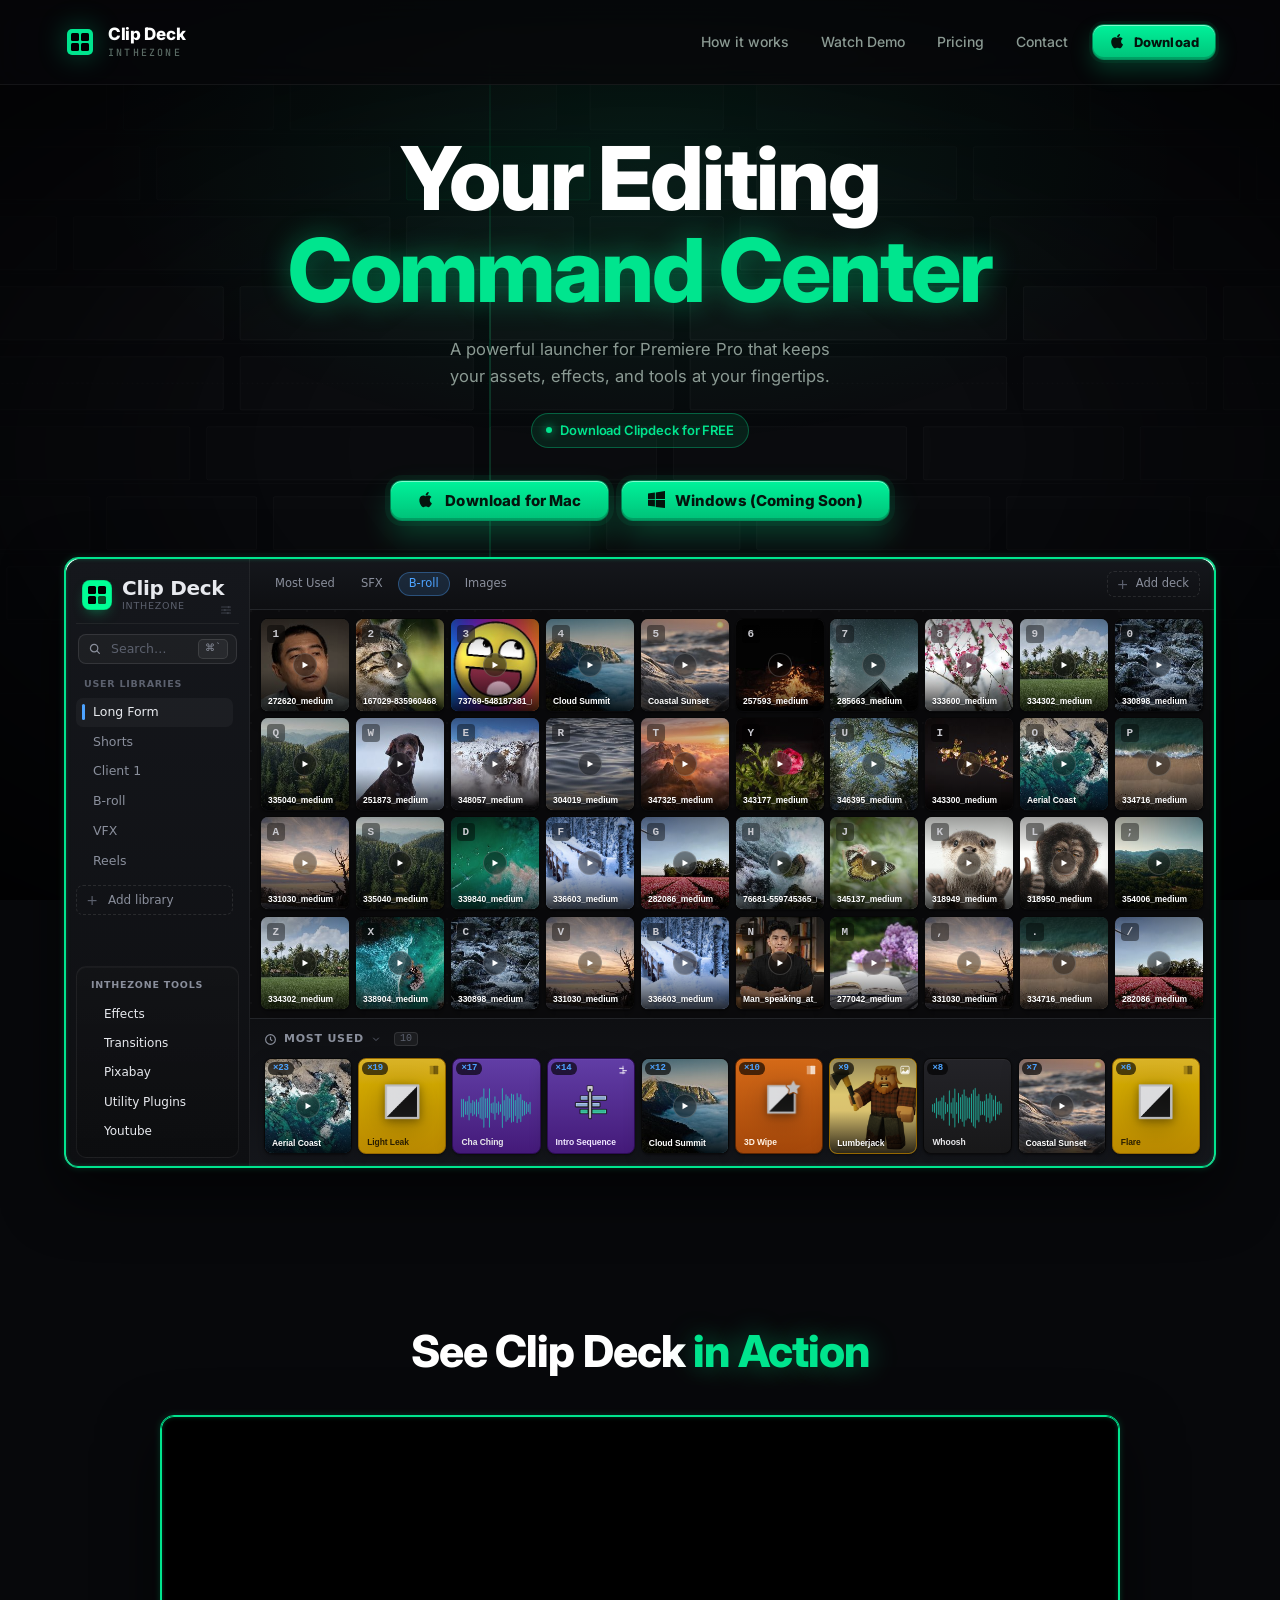
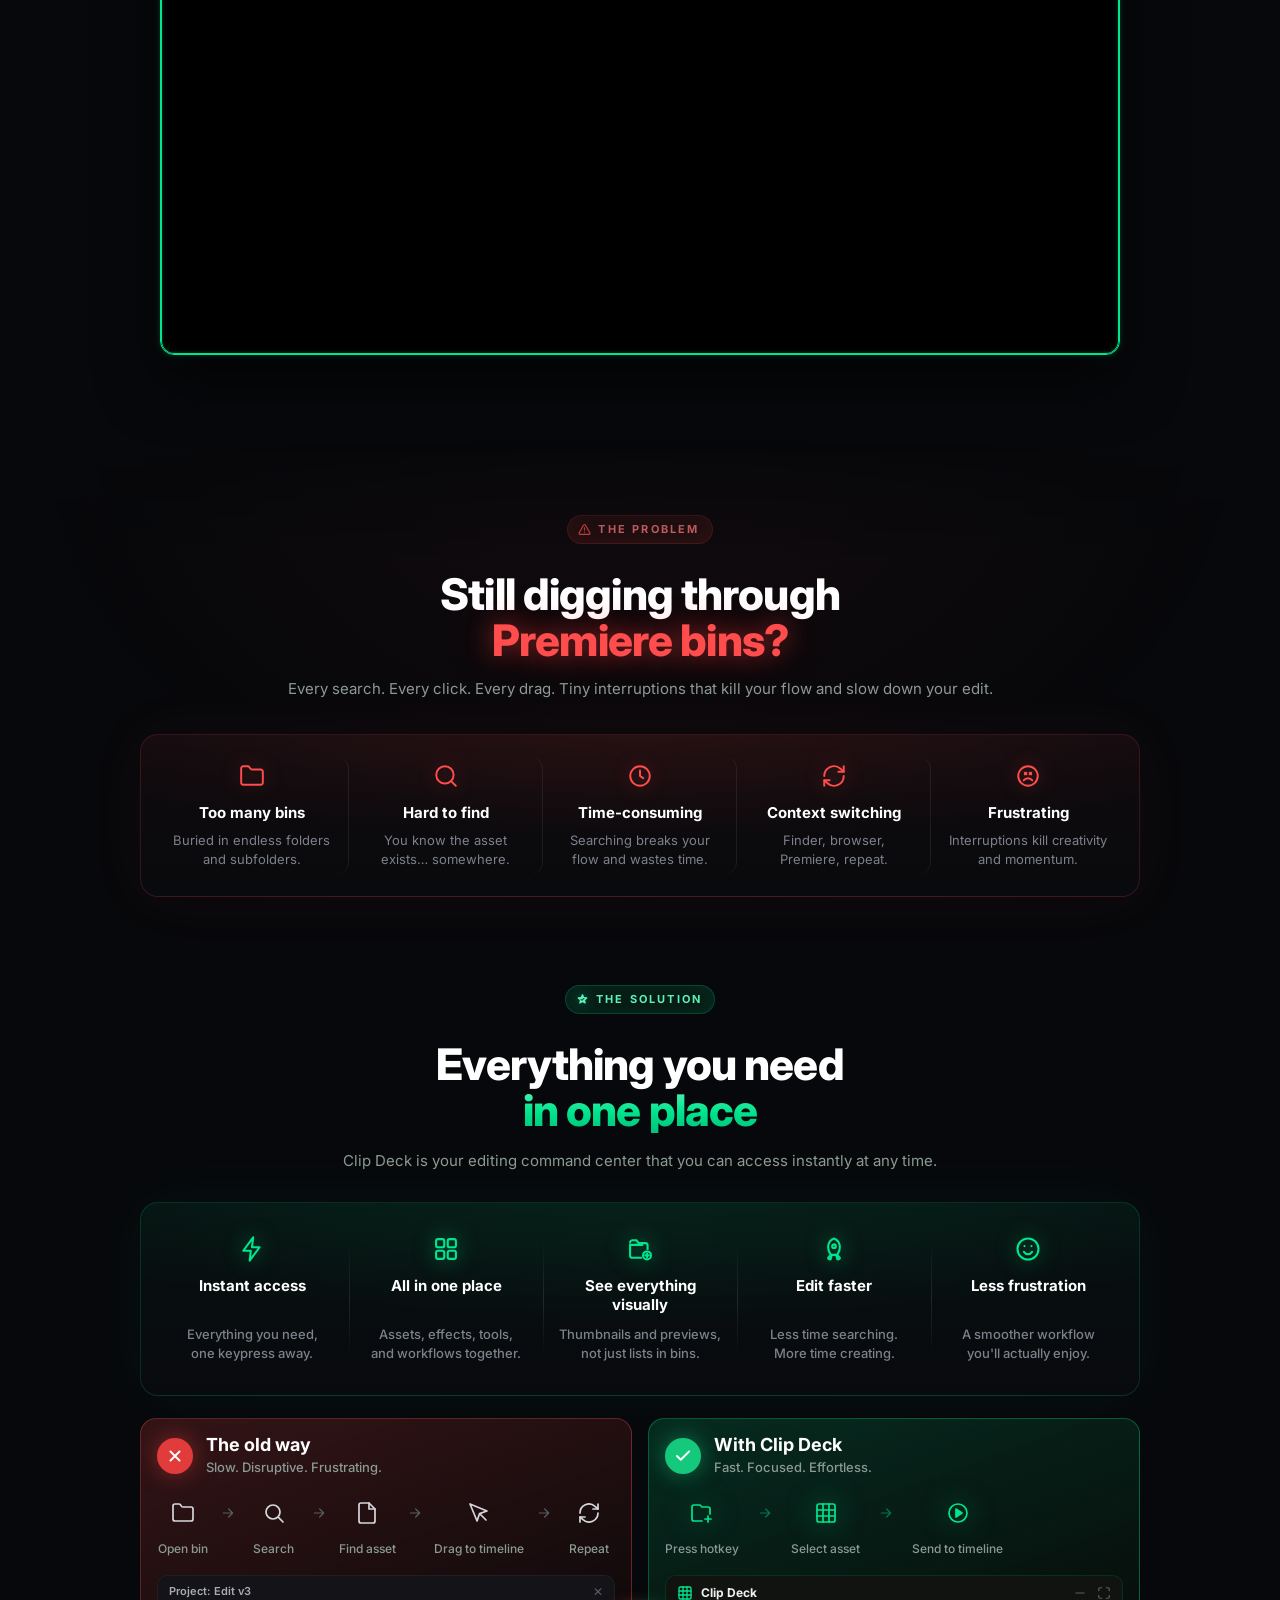
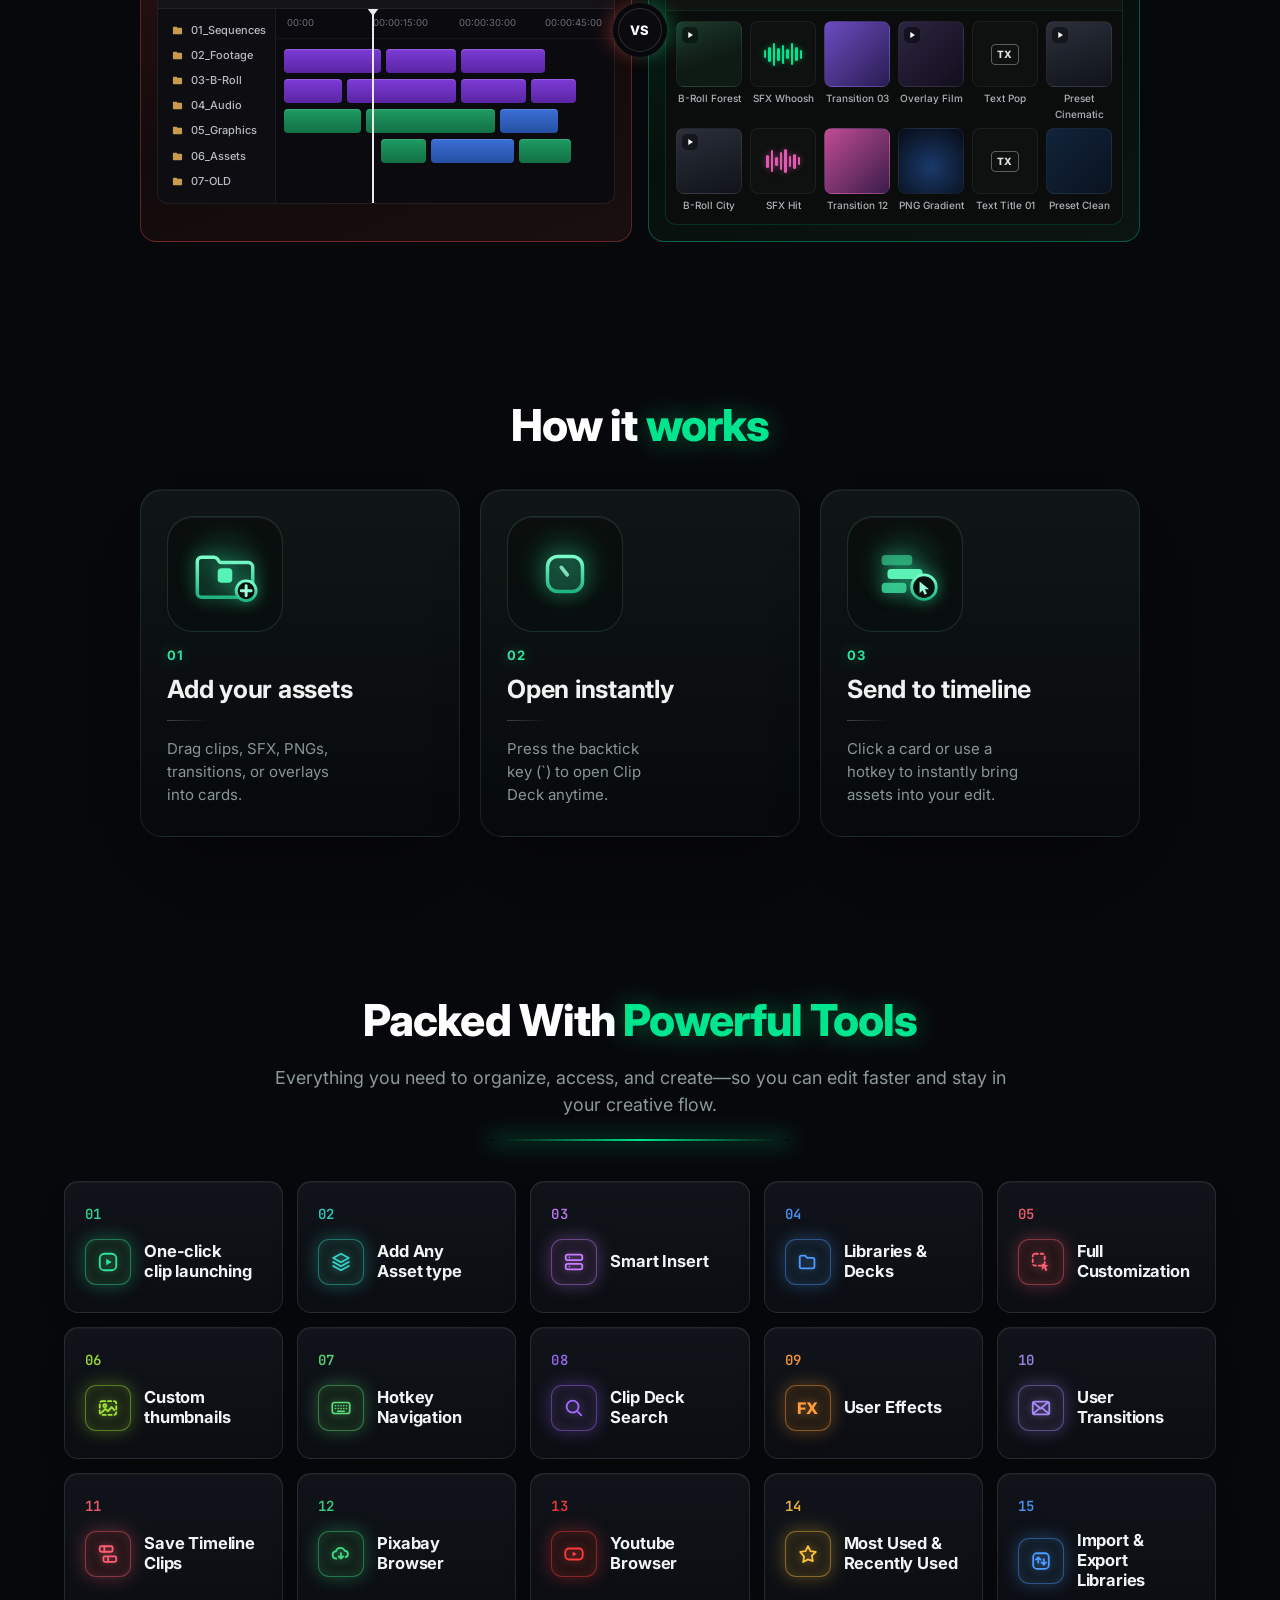
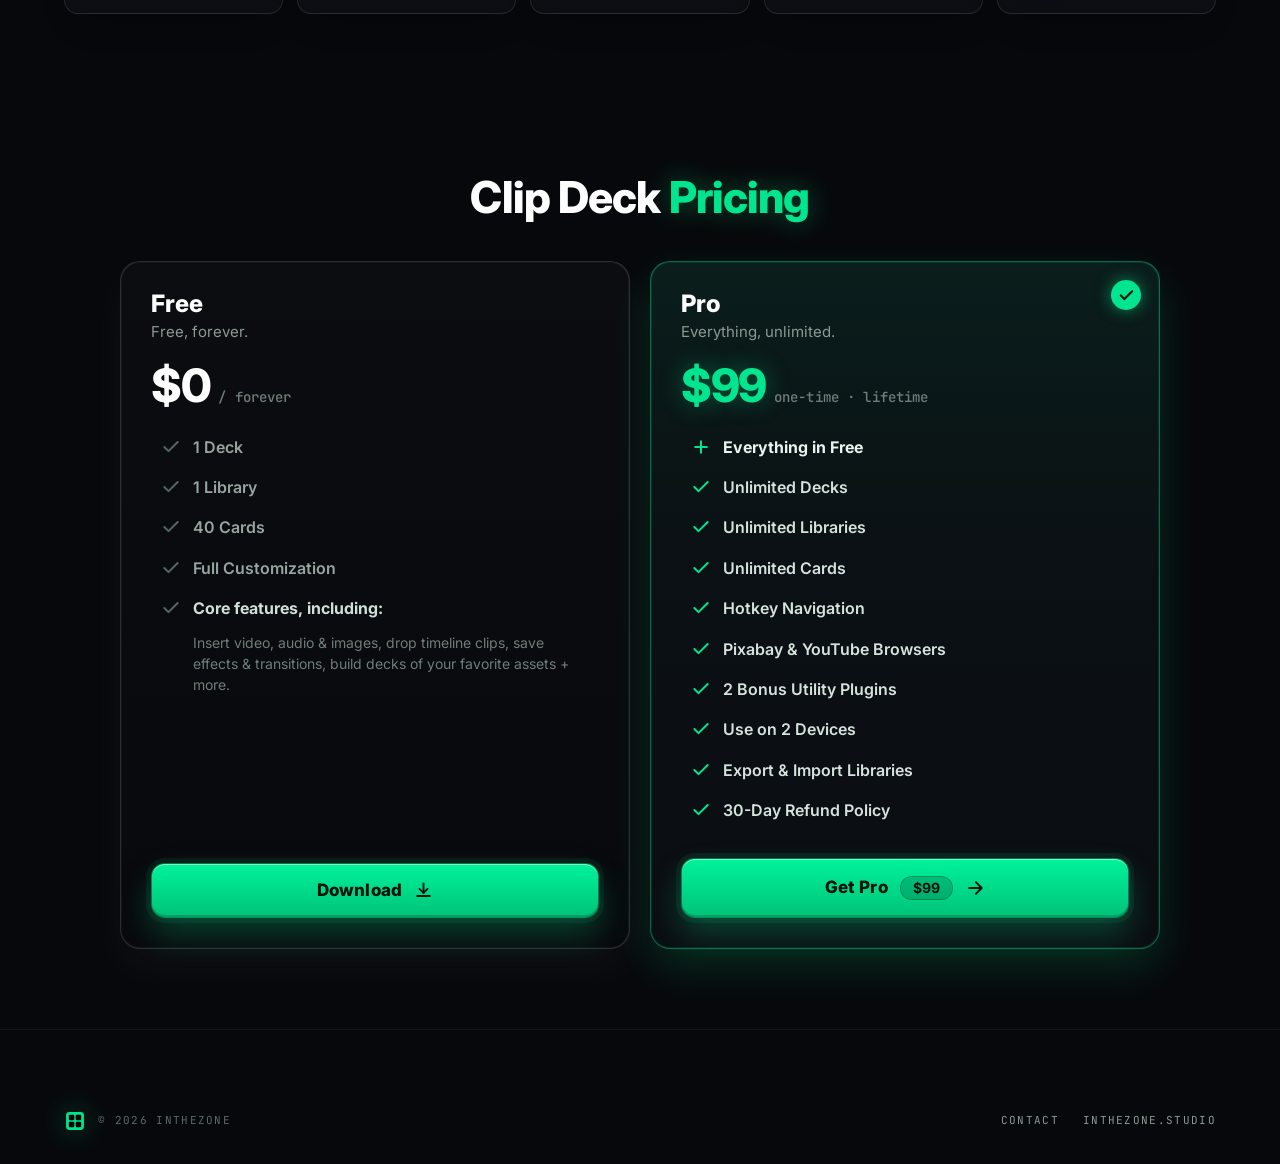
<file: index.html>
<!doctype html>
<html lang="en">
<head>
  <meta charset="utf-8">
  <meta name="viewport" content="width=device-width, initial-scale=1">
  <title>Clip Deck — Stream Deck For Premiere Pro</title>
  <meta name="description" content="The easiest way to interact with Premiere Pro. Instant access to all your assets with a single hotkey.">
  <meta name="theme-color" content="#000000">

  <link rel="icon" type="image/svg+xml" href="assets/favicon.svg">
  <link rel="apple-touch-icon" href="assets/favicon.svg">

  <meta property="og:title" content="Clip Deck — Stream Deck For Premiere Pro">
  <meta property="og:description" content="The easiest way to interact with Premiere Pro — Clip Deck is the future of editing.">
  <meta property="og:type" content="website">

  <link rel="preconnect" href="https://fonts.googleapis.com">
  <link rel="preconnect" href="https://fonts.gstatic.com" crossorigin>
  <link href="https://fonts.googleapis.com/css2?family=Inter:wght@400;500;600;700&family=Space+Grotesk:wght@500;600;700&family=JetBrains+Mono:wght@400;500&display=swap" rel="stylesheet">

  <link rel="stylesheet" href="styles.css">
</head>
<body>
  <a class="skip-link" href="#waitlist">Skip to waitlist form</a>

  <header class="site-header">
    <div class="site-header__inner">
      <a class="brand" href="/" aria-label="InTheZone — Clip Deck">
        <svg class="brand-mark" viewBox="0 0 32 32" aria-hidden="true">
          <rect x="3" y="3" width="26" height="26" rx="5" fill="var(--accent)"/>
          <rect x="7" y="7" width="8" height="8" rx="1.5" fill="#000"/>
          <rect x="17" y="7" width="8" height="8" rx="1.5" fill="#000"/>
          <rect x="7" y="17" width="8" height="8" rx="1.5" fill="#000"/>
          <rect x="17" y="17" width="8" height="8" rx="1.5" fill="#000"/>
        </svg>
        <span class="brand-lockup">
          <span class="brand-name">Clip Deck</span>
          <span class="brand-eyebrow">INTHEZONE</span>
        </span>
      </a>

      <nav class="site-nav" id="site-nav" aria-label="Primary">
        <a href="#how-it-works">How it works</a>
        <a href="#demo-video">Watch Demo</a>
        <a href="#pricing">Pricing</a>
        <a href="mailto:marc@inthezone.studio">Contact</a>
      </nav>

      <div class="site-header__actions">
        <a class="download-btn download-btn--nav" href="https://github.com/marcwenz/clipdeck-landing/releases/latest/download/ClipDeck-mac.pkg" download="ClipDeck-mac.pkg" aria-label="Download Clip Deck for Mac">
          <svg class="download-icon" viewBox="0 0 24 24" width="17" height="17" fill="currentColor" aria-hidden="true">
            <path d="M17.05 12.04c-.03-2.6 2.12-3.85 2.22-3.91-1.21-1.77-3.09-2.01-3.76-2.04-1.6-.16-3.12.94-3.93.94-.81 0-2.06-.92-3.39-.89-1.74.03-3.35 1.01-4.25 2.57-1.81 3.14-.46 7.79 1.3 10.34.86 1.25 1.89 2.65 3.24 2.6 1.3-.05 1.79-.84 3.36-.84 1.57 0 2.01.84 3.39.81 1.4-.03 2.28-1.27 3.13-2.53.99-1.45 1.4-2.85 1.42-2.92-.03-.01-2.72-1.04-2.75-4.13zM14.53 4.6c.72-.87 1.2-2.08 1.07-3.28-1.03.04-2.28.69-3.02 1.56-.66.77-1.24 2-1.08 3.18 1.15.09 2.32-.59 3.03-1.46z"/>
          </svg>
          <span class="download-text">Download</span>
        </a>

        <button class="nav-toggle" type="button" aria-expanded="false" aria-controls="site-nav" aria-label="Open menu">
          <svg class="nav-toggle__ico nav-toggle__ico--open" viewBox="0 0 24 24" width="22" height="22" fill="none" stroke="currentColor" stroke-width="2" stroke-linecap="round" aria-hidden="true"><path d="M4 7h16M4 12h16M4 17h16"/></svg>
          <svg class="nav-toggle__ico nav-toggle__ico--close" viewBox="0 0 24 24" width="22" height="22" fill="none" stroke="currentColor" stroke-width="2" stroke-linecap="round" aria-hidden="true"><path d="M6 6l12 12M18 6L6 18"/></svg>
        </button>
      </div>
    </div>
  </header>

  <main>
    <section class="hero" id="waitlist">
      <h1 class="hero-headline">Your Editing <span class="accent">Command Center</span></h1>
      <p class="hero-sub">A powerful launcher for Premiere Pro that keeps your assets, effects, and tools at your fingertips.</p>

      <p class="launch-offer">
        <span class="launch-dot" aria-hidden="true"></span>
        Download Clipdeck for FREE
      </p>

      <div class="download-actions">
        <a class="download-btn" href="https://github.com/marcwenz/clipdeck-landing/releases/latest/download/ClipDeck-mac.pkg" download="ClipDeck-mac.pkg" aria-label="Download Clip Deck for Mac">
          <svg class="download-icon" viewBox="0 0 24 24" width="18" height="18" fill="currentColor" aria-hidden="true">
            <path d="M17.05 12.04c-.03-2.6 2.12-3.85 2.22-3.91-1.21-1.77-3.09-2.01-3.76-2.04-1.6-.16-3.12.94-3.93.94-.81 0-2.06-.92-3.39-.89-1.74.03-3.35 1.01-4.25 2.57-1.81 3.14-.46 7.79 1.3 10.34.86 1.25 1.89 2.65 3.24 2.6 1.3-.05 1.79-.84 3.36-.84 1.57 0 2.01.84 3.39.81 1.4-.03 2.28-1.27 3.13-2.53.99-1.45 1.4-2.85 1.42-2.92-.03-.01-2.72-1.04-2.75-4.13zM14.53 4.6c.72-.87 1.2-2.08 1.07-3.28-1.03.04-2.28.69-3.02 1.56-.66.77-1.24 2-1.08 3.18 1.15.09 2.32-.59 3.03-1.46z"/>
          </svg>
          <span class="download-text">Download for Mac</span>
        </a>
        <button class="download-btn" type="button" aria-label="Windows version coming soon — join the waitlist" data-win-trigger>
          <svg class="download-icon" viewBox="0 0 24 24" width="17" height="17" fill="currentColor" aria-hidden="true">
            <path d="M0 3.449 9.75 2.1v9.451H0m10.949-9.602L24 0v11.4H10.949M0 12.6h9.75v9.451L0 20.699M10.949 12.6H24V24l-13.051-1.351"/>
          </svg>
          <span class="download-text">Windows (Coming Soon)</span>
        </button>
      </div>
    </section>

    <section class="hero-visual" aria-label="Clip Deck product preview">
      <figure class="mockup mockup--interactive">
        <div class="mockup-frame">
          <iframe
            src="assets/clip-deck-panel/index.html"
            title="Interactive Clip Deck panel preview"
            loading="lazy"
            referrerpolicy="no-referrer"
            allow="clipboard-read; clipboard-write"></iframe>
        </div>
      </figure>
    </section>

    <section class="how" id="demo-video" aria-labelledby="action-title">
      <h2 id="action-title" class="section-title">See Clip Deck <span class="accent">in Action</span></h2>
      <figure class="video-frame">
        <!-- Bump ?cb when the YouTube thumbnail changes to force a fresh embed load -->
        <iframe class="how-video"
                src="https://www.youtube-nocookie.com/embed/vU3Du4H56g0?rel=0&cb=20260601"
                title="How Clip Deck works"
                loading="lazy"
                referrerpolicy="strict-origin-when-cross-origin"
                allow="accelerometer; autoplay; clipboard-write; encrypted-media; gyroscope; picture-in-picture; web-share"
                allowfullscreen></iframe>
      </figure>
    </section>

    <!-- ===== The Problem (old way vs. Clip Deck) ===== -->
    <section class="problem" aria-labelledby="problem-title">

      <div class="ps-center">
        <div class="ps-badge">
          <span class="ps-ic">
            <svg width="18" height="18" viewBox="0 0 24 24" fill="none" stroke="currentColor" stroke-width="2.2" stroke-linecap="round" stroke-linejoin="round"><path d="m21.73 18-8-14a2 2 0 0 0-3.48 0l-8 14A2 2 0 0 0 4 21h16a2 2 0 0 0 1.73-3Z"/><path d="M12 9v4"/><path d="M12 17h.01"/></svg>
          </span>
          <span>THE PROBLEM</span>
        </div>
      </div>

      <h2 id="problem-title" class="ps-title">Still digging through<span class="ps-red">Premiere bins?</span></h2>

      <p class="ps-lede">Every search. Every click. Every drag. Tiny interruptions that kill your flow and slow down your edit.</p>

      <!-- Problem cards -->
      <div class="ps-problems">
        <div class="ps-pcol">
          <div class="ps-pic"><svg width="34" height="34" viewBox="0 0 24 24" fill="none" stroke="currentColor" stroke-width="1.8" stroke-linecap="round" stroke-linejoin="round"><path d="M20 20a2 2 0 0 0 2-2V8a2 2 0 0 0-2-2h-7.9a2 2 0 0 1-1.69-.9L9.6 3.9A2 2 0 0 0 7.93 3H4a2 2 0 0 0-2 2v13a2 2 0 0 0 2 2Z"/></svg></div>
          <h3>Too many bins</h3>
          <p>Buried in endless folders and subfolders.</p>
        </div>
        <div class="ps-pcol">
          <div class="ps-pic"><svg width="34" height="34" viewBox="0 0 24 24" fill="none" stroke="currentColor" stroke-width="1.8" stroke-linecap="round" stroke-linejoin="round"><circle cx="11" cy="11" r="8"/><path d="m21 21-4.3-4.3"/></svg></div>
          <h3>Hard to find</h3>
          <p>You know the asset exists… somewhere.</p>
        </div>
        <div class="ps-pcol">
          <div class="ps-pic"><svg width="34" height="34" viewBox="0 0 24 24" fill="none" stroke="currentColor" stroke-width="1.8" stroke-linecap="round" stroke-linejoin="round"><circle cx="12" cy="12" r="9"/><path d="M12 7v5l3 2"/></svg></div>
          <h3>Time-consuming</h3>
          <p>Searching breaks your flow and wastes time.</p>
        </div>
        <div class="ps-pcol">
          <div class="ps-pic"><svg width="34" height="34" viewBox="0 0 24 24" fill="none" stroke="currentColor" stroke-width="1.8" stroke-linecap="round" stroke-linejoin="round"><path d="M3 12a9 9 0 0 1 15-6.7L21 8"/><path d="M21 3v5h-5"/><path d="M21 12a9 9 0 0 1-15 6.7L3 16"/><path d="M3 21v-5h5"/></svg></div>
          <h3>Context switching</h3>
          <p>Finder, browser, Premiere, repeat.</p>
        </div>
        <div class="ps-pcol">
          <div class="ps-pic"><svg width="34" height="34" viewBox="0 0 24 24" fill="none" stroke="currentColor" stroke-width="1.8" stroke-linecap="round" stroke-linejoin="round"><circle cx="12" cy="12" r="9"/><path d="M16 16s-1.5-2-4-2-4 2-4 2"/><path d="m9 9 1.5 1.5M9 10.5 10.5 9"/><path d="m15 9-1.5 1.5M15 10.5 13.5 9"/></svg></div>
          <h3>Frustrating</h3>
          <p>Interruptions kill creativity and momentum.</p>
        </div>
      </div>

      <!-- The Solution (green twin: intro + feature panel) -->
      <div class="sol">
        <div class="ps-center">
          <div class="sol-badge">
            <span class="sol-star">
              <svg width="14" height="14" viewBox="0 0 24 24" fill="currentColor" aria-hidden="true">
                <path d="M12 2.2c.5 0 .95.3 1.14.77l1.86 4.6 4.94.36c1.1.08 1.55 1.46.7 2.18l-3.78 3.2 1.2 4.82c.27 1.08-.9 1.93-1.84 1.34L12 16.9l-4.22 2.57c-.94.59-2.11-.26-1.84-1.34l1.2-4.82-3.78-3.2c-.85-.72-.4-2.1.7-2.18l4.94-.36 1.86-4.6c.19-.47.64-.77 1.14-.77Z"/>
                <path d="M9.4 11.9l1.7 1.7 3.5-3.7" fill="none" stroke="#07080B" stroke-width="1.8" stroke-linecap="round" stroke-linejoin="round"/>
              </svg>
            </span>
            <span>THE SOLUTION</span>
          </div>
        </div>

        <h2 class="sol-headline">
          <span class="sol-line sol-white">Everything you need</span>
          <span class="sol-line sol-accent">in one place</span>
        </h2>

        <p class="sol-sub">Clip Deck is your editing command center that you can access instantly at any time.</p>

        <div class="sol-panel">
          <div class="sol-feature">
            <svg class="sol-icon" viewBox="0 0 24 24" fill="none" stroke="currentColor" stroke-width="1.8" stroke-linecap="round" stroke-linejoin="round" aria-hidden="true">
              <path d="M13 2 4.5 13.5H11l-1 8.5 8.5-11.5H12l1-8.5Z"/>
            </svg>
            <h3 class="sol-ftitle">Instant access</h3>
            <p class="sol-desc">Everything you need,<br>one keypress away.</p>
          </div>

          <div class="sol-feature">
            <svg class="sol-icon" viewBox="0 0 24 24" fill="none" stroke="currentColor" stroke-width="1.8" stroke-linecap="round" stroke-linejoin="round" aria-hidden="true">
              <rect x="3.5" y="3.5" width="7" height="7" rx="1.6"/>
              <rect x="13.5" y="3.5" width="7" height="7" rx="1.6"/>
              <rect x="3.5" y="13.5" width="7" height="7" rx="1.6"/>
              <rect x="13.5" y="13.5" width="7" height="7" rx="1.6"/>
            </svg>
            <h3 class="sol-ftitle">All in one place</h3>
            <p class="sol-desc">Assets, effects, tools,<br>and workflows together.</p>
          </div>

          <div class="sol-feature">
            <svg class="sol-icon" viewBox="0 0 24 24" fill="none" stroke="currentColor" stroke-width="1.8" stroke-linecap="round" stroke-linejoin="round" aria-hidden="true">
              <path d="M3.5 6.5a2 2 0 0 1 2-2h3.4l2 2.5h5.6a2 2 0 0 1 2 2v3.2"/>
              <path d="M3.5 8.5h10.5"/>
              <path d="M3.5 8.5v9a2 2 0 0 0 2 2h7.5"/>
              <circle cx="18" cy="17.5" r="3.4"/>
              <path d="M18 16v3M16.5 17.5h3"/>
            </svg>
            <h3 class="sol-ftitle">See everything visually</h3>
            <p class="sol-desc">Thumbnails and previews,<br>not just lists in bins.</p>
          </div>

          <div class="sol-feature">
            <svg class="sol-icon" viewBox="0 0 24 24" fill="none" stroke="currentColor" stroke-width="1.8" stroke-linecap="round" stroke-linejoin="round" aria-hidden="true">
              <path d="M12 3c2.8 1 5 3.8 5 7.6 0 2.1-.7 3.8-1.6 5.1l-.9 1.3H9.5l-.9-1.3C7.7 14.4 7 12.7 7 10.6 7 6.8 9.2 4 12 3Z"/>
              <circle cx="12" cy="9.6" r="1.6"/>
              <path d="M9.5 17 7 19.5C7 20.3 8 21 9 21l.8-2.7M14.5 17l2.5 2.5c0 .8-1 1.5-2 1.5l-.8-2.7"/>
            </svg>
            <h3 class="sol-ftitle">Edit faster</h3>
            <p class="sol-desc">Less time searching.<br>More time creating.</p>
          </div>

          <div class="sol-feature">
            <svg class="sol-icon" viewBox="0 0 24 24" fill="none" stroke="currentColor" stroke-width="1.8" stroke-linecap="round" stroke-linejoin="round" aria-hidden="true">
              <circle cx="12" cy="12" r="9"/>
              <path d="M8.5 14.5c.9 1.3 2.1 2 3.5 2s2.6-.7 3.5-2"/>
              <path d="M9 9.5h.01M15 9.5h.01"/>
            </svg>
            <h3 class="sol-ftitle">Less frustration</h3>
            <p class="sol-desc">A smoother workflow<br>you'll actually enjoy.</p>
          </div>
        </div>
      </div>

      <!-- Comparison -->
      <div class="ps-compare">
        <div class="ps-vs">VS</div>

        <!-- OLD WAY -->
        <div class="ps-panel ps-old">
          <div class="ps-phead">
            <div class="ps-pbadge ps-x"><svg width="22" height="22" viewBox="0 0 24 24" fill="none" stroke="currentColor" stroke-width="2.6" stroke-linecap="round"><path d="M18 6 6 18M6 6l12 12"/></svg></div>
            <div><h2>The old way</h2><div class="ps-sub">Slow. Disruptive. Frustrating.</div></div>
          </div>

          <div class="ps-steps">
            <div class="ps-step"><div class="ps-sic"><svg width="30" height="30" viewBox="0 0 24 24" fill="none" stroke="currentColor" stroke-width="1.7" stroke-linecap="round" stroke-linejoin="round"><path d="M20 20a2 2 0 0 0 2-2V8a2 2 0 0 0-2-2h-7.9a2 2 0 0 1-1.69-.9L9.6 3.9A2 2 0 0 0 7.93 3H4a2 2 0 0 0-2 2v13a2 2 0 0 0 2 2Z"/></svg></div><span>Open bin</span></div>
            <div class="ps-arrow"><svg width="20" height="20" viewBox="0 0 24 24" fill="none" stroke="currentColor" stroke-width="1.8" stroke-linecap="round" stroke-linejoin="round"><path d="M5 12h14M13 6l6 6-6 6"/></svg></div>
            <div class="ps-step"><div class="ps-sic"><svg width="30" height="30" viewBox="0 0 24 24" fill="none" stroke="currentColor" stroke-width="1.7" stroke-linecap="round" stroke-linejoin="round"><circle cx="11" cy="11" r="7"/><path d="m21 21-4.3-4.3"/></svg></div><span>Search</span></div>
            <div class="ps-arrow"><svg width="20" height="20" viewBox="0 0 24 24" fill="none" stroke="currentColor" stroke-width="1.8" stroke-linecap="round" stroke-linejoin="round"><path d="M5 12h14M13 6l6 6-6 6"/></svg></div>
            <div class="ps-step"><div class="ps-sic"><svg width="30" height="30" viewBox="0 0 24 24" fill="none" stroke="currentColor" stroke-width="1.7" stroke-linecap="round" stroke-linejoin="round"><path d="M14 2H6a2 2 0 0 0-2 2v16a2 2 0 0 0 2 2h12a2 2 0 0 0 2-2V8z"/><path d="M14 2v6h6"/></svg></div><span>Find asset</span></div>
            <div class="ps-arrow"><svg width="20" height="20" viewBox="0 0 24 24" fill="none" stroke="currentColor" stroke-width="1.8" stroke-linecap="round" stroke-linejoin="round"><path d="M5 12h14M13 6l6 6-6 6"/></svg></div>
            <div class="ps-step"><div class="ps-sic"><svg width="30" height="30" viewBox="0 0 24 24" fill="none" stroke="currentColor" stroke-width="1.7" stroke-linecap="round" stroke-linejoin="round"><path d="m3 3 7.07 16.97 2.51-7.39 7.39-2.51L3 3z"/><path d="m13 13 6 6"/></svg></div><span>Drag to timeline</span></div>
            <div class="ps-arrow"><svg width="20" height="20" viewBox="0 0 24 24" fill="none" stroke="currentColor" stroke-width="1.8" stroke-linecap="round" stroke-linejoin="round"><path d="M5 12h14M13 6l6 6-6 6"/></svg></div>
            <div class="ps-step"><div class="ps-sic"><svg width="30" height="30" viewBox="0 0 24 24" fill="none" stroke="currentColor" stroke-width="1.7" stroke-linecap="round" stroke-linejoin="round"><path d="M3 12a9 9 0 0 1 15-6.7L21 8"/><path d="M21 3v5h-5"/><path d="M21 12a9 9 0 0 1-15 6.7L3 16"/><path d="M3 21v-5h5"/></svg></div><span>Repeat</span></div>
          </div>

          <!-- Premiere panel mockup -->
          <div class="ps-mock">
            <div class="ps-mock-bar"><span>Project: Edit v3</span><span class="ps-x">✕</span></div>
            <div class="ps-pr-body">
              <div class="ps-pr-side">
                <div class="ps-bin"><svg width="16" height="14" viewBox="0 0 24 24" fill="currentColor"><path d="M10 4H4a2 2 0 0 0-2 2v12a2 2 0 0 0 2 2h16a2 2 0 0 0 2-2V8a2 2 0 0 0-2-2h-8l-2-2Z"/></svg>01_Sequences</div>
                <div class="ps-bin"><svg width="16" height="14" viewBox="0 0 24 24" fill="currentColor"><path d="M10 4H4a2 2 0 0 0-2 2v12a2 2 0 0 0 2 2h16a2 2 0 0 0 2-2V8a2 2 0 0 0-2-2h-8l-2-2Z"/></svg>02_Footage</div>
                <div class="ps-bin"><svg width="16" height="14" viewBox="0 0 24 24" fill="currentColor"><path d="M10 4H4a2 2 0 0 0-2 2v12a2 2 0 0 0 2 2h16a2 2 0 0 0 2-2V8a2 2 0 0 0-2-2h-8l-2-2Z"/></svg>03-B-Roll</div>
                <div class="ps-bin"><svg width="16" height="14" viewBox="0 0 24 24" fill="currentColor"><path d="M10 4H4a2 2 0 0 0-2 2v12a2 2 0 0 0 2 2h16a2 2 0 0 0 2-2V8a2 2 0 0 0-2-2h-8l-2-2Z"/></svg>04_Audio</div>
                <div class="ps-bin"><svg width="16" height="14" viewBox="0 0 24 24" fill="currentColor"><path d="M10 4H4a2 2 0 0 0-2 2v12a2 2 0 0 0 2 2h16a2 2 0 0 0 2-2V8a2 2 0 0 0-2-2h-8l-2-2Z"/></svg>05_Graphics</div>
                <div class="ps-bin"><svg width="16" height="14" viewBox="0 0 24 24" fill="currentColor"><path d="M10 4H4a2 2 0 0 0-2 2v12a2 2 0 0 0 2 2h16a2 2 0 0 0 2-2V8a2 2 0 0 0-2-2h-8l-2-2Z"/></svg>06_Assets</div>
                <div class="ps-bin"><svg width="16" height="14" viewBox="0 0 24 24" fill="currentColor"><path d="M10 4H4a2 2 0 0 0-2 2v12a2 2 0 0 0 2 2h16a2 2 0 0 0 2-2V8a2 2 0 0 0-2-2h-8l-2-2Z"/></svg>07-OLD</div>
              </div>
              <div class="ps-pr-timeline">
                <div class="ps-ruler"><span>00:00</span><span>00:00:15:00</span><span>00:00:30:00</span><span>00:00:45:00</span></div>
                <div class="ps-playhead"></div>
                <div class="ps-tracks">
                  <div class="ps-track"><div class="ps-clip ps-p" style="width:30%"></div><div class="ps-clip ps-p" style="width:22%"></div><div class="ps-clip ps-p" style="width:26%"></div></div>
                  <div class="ps-track"><div class="ps-clip ps-p" style="width:18%"></div><div class="ps-clip ps-p" style="width:34%"></div><div class="ps-clip ps-p" style="width:20%"></div><div class="ps-clip ps-p" style="width:14%"></div></div>
                  <div class="ps-track"><div class="ps-clip ps-g" style="width:24%"></div><div class="ps-clip ps-g" style="width:40%"></div><div class="ps-clip ps-b" style="width:18%"></div></div>
                  <div class="ps-track"><div class="ps-clip ps-g" style="width:14%;margin-left:30%"></div><div class="ps-clip ps-b" style="width:26%"></div><div class="ps-clip ps-g" style="width:16%"></div></div>
                </div>
              </div>
            </div>
          </div>
        </div>

        <!-- NEW WAY -->
        <div class="ps-panel ps-new">
          <div class="ps-phead">
            <div class="ps-pbadge ps-ok"><svg width="22" height="22" viewBox="0 0 24 24" fill="none" stroke="currentColor" stroke-width="2.6" stroke-linecap="round" stroke-linejoin="round"><path d="M20 6 9 17l-5-5"/></svg></div>
            <div><h2>With Clip Deck</h2><div class="ps-sub">Fast. Focused. Effortless.</div></div>
          </div>

          <div class="ps-steps ps-new">
            <div class="ps-step"><div class="ps-sic"><svg width="32" height="32" viewBox="0 0 24 24" fill="none" stroke="currentColor" stroke-width="1.7" stroke-linecap="round" stroke-linejoin="round"><path d="M20 13V8a2 2 0 0 0-2-2h-6l-2-2H4a2 2 0 0 0-2 2v12a2 2 0 0 0 2 2h8"/><path d="M18 15v6M15 18h6"/></svg></div><span>Press hotkey</span></div>
            <div class="ps-arrow"><svg width="20" height="20" viewBox="0 0 24 24" fill="none" stroke="currentColor" stroke-width="1.8" stroke-linecap="round" stroke-linejoin="round"><path d="M5 12h14M13 6l6 6-6 6"/></svg></div>
            <div class="ps-step"><div class="ps-sic"><svg width="32" height="32" viewBox="0 0 24 24" fill="none" stroke="currentColor" stroke-width="1.7" stroke-linecap="round" stroke-linejoin="round"><rect x="3" y="3" width="18" height="18" rx="2"/><path d="M3 9h18M3 15h18M9 3v18M15 3v18"/></svg></div><span>Select asset</span></div>
            <div class="ps-arrow"><svg width="20" height="20" viewBox="0 0 24 24" fill="none" stroke="currentColor" stroke-width="1.8" stroke-linecap="round" stroke-linejoin="round"><path d="M5 12h14M13 6l6 6-6 6"/></svg></div>
            <div class="ps-step"><div class="ps-sic"><svg width="32" height="32" viewBox="0 0 24 24" fill="none" stroke="currentColor" stroke-width="1.7" stroke-linecap="round" stroke-linejoin="round"><circle cx="12" cy="12" r="9"/><path d="m10 8 6 4-6 4V8z" fill="currentColor"/></svg></div><span>Send to timeline</span></div>
          </div>

          <!-- Clip Deck mockup -->
          <div class="ps-cd">
            <div class="ps-cd-bar">
              <div class="ps-ttl"><svg width="20" height="20" viewBox="0 0 24 24" fill="none" stroke="currentColor" stroke-width="2" stroke-linecap="round" stroke-linejoin="round"><rect x="3" y="3" width="18" height="18" rx="2"/><path d="M3 9h18M3 15h18M9 3v18M15 3v18"/></svg>Clip Deck</div>
              <div class="ps-ctrls">
                <svg width="16" height="16" viewBox="0 0 24 24" fill="none" stroke="currentColor" stroke-width="2" stroke-linecap="round"><path d="M5 12h14"/></svg>
                <svg width="16" height="16" viewBox="0 0 24 24" fill="none" stroke="currentColor" stroke-width="2" stroke-linecap="round" stroke-linejoin="round"><path d="M8 3H5a2 2 0 0 0-2 2v3M21 8V5a2 2 0 0 0-2-2h-3M16 21h3a2 2 0 0 0 2-2v-3M3 16v3a2 2 0 0 0 2 2h3"/></svg>
              </div>
            </div>
            <div class="ps-cd-grid">
              <!-- Row 1 -->
              <div class="ps-tile"><div class="ps-thumb ps-t-broll1"><div class="ps-ti"><svg width="11" height="11" viewBox="0 0 24 24" fill="currentColor"><path d="M8 5v14l11-7z"/></svg></div></div><div class="ps-lbl">B-Roll Forest</div></div>
              <div class="ps-tile"><div class="ps-thumb ps-t-dark"><div class="ps-wave"><i style="height:30%"></i><i style="height:60%"></i><i style="height:90%"></i><i style="height:50%"></i><i style="height:75%"></i><i style="height:40%"></i><i style="height:85%"></i><i style="height:55%"></i><i style="height:35%"></i></div></div><div class="ps-lbl">SFX Whoosh</div></div>
              <div class="ps-tile"><div class="ps-thumb ps-t-trans1"></div><div class="ps-lbl">Transition 03</div></div>
              <div class="ps-tile"><div class="ps-thumb ps-t-overlay1"><div class="ps-ti"><svg width="11" height="11" viewBox="0 0 24 24" fill="currentColor"><path d="M8 5v14l11-7z"/></svg></div></div><div class="ps-lbl">Overlay Film</div></div>
              <div class="ps-tile"><div class="ps-thumb ps-t-dark"><div class="ps-txico">TX</div></div><div class="ps-lbl">Text Pop</div></div>
              <div class="ps-tile"><div class="ps-thumb ps-t-broll2"><div class="ps-ti"><svg width="11" height="11" viewBox="0 0 24 24" fill="currentColor"><path d="M8 5v14l11-7z"/></svg></div></div><div class="ps-lbl">Preset Cinematic</div></div>
              <!-- Row 2 -->
              <div class="ps-tile"><div class="ps-thumb ps-t-broll2"><div class="ps-ti"><svg width="11" height="11" viewBox="0 0 24 24" fill="currentColor"><path d="M8 5v14l11-7z"/></svg></div></div><div class="ps-lbl">B-Roll City</div></div>
              <div class="ps-tile"><div class="ps-thumb ps-t-dark"><div class="ps-wave ps-pink"><i style="height:50%"></i><i style="height:85%"></i><i style="height:35%"></i><i style="height:70%"></i><i style="height:95%"></i><i style="height:45%"></i><i style="height:60%"></i><i style="height:30%"></i></div></div><div class="ps-lbl">SFX Hit</div></div>
              <div class="ps-tile"><div class="ps-thumb ps-t-trans2"></div><div class="ps-lbl">Transition 12</div></div>
              <div class="ps-tile"><div class="ps-thumb ps-t-grad"></div><div class="ps-lbl">PNG Gradient</div></div>
              <div class="ps-tile"><div class="ps-thumb ps-t-dark"><div class="ps-txico">TX</div></div><div class="ps-lbl">Text Title 01</div></div>
              <div class="ps-tile"><div class="ps-thumb ps-t-overlay2"></div><div class="ps-lbl">Preset Clean</div></div>
            </div>
          </div>
        </div>
      </div>

    </section>

    <section class="steps" id="how-it-works" aria-labelledby="how-title">
      <h2 id="how-title" class="section-title">How it <span class="accent">works</span></h2>

      <!-- shared SVG gradient defs for the animated icons -->
      <svg width="0" height="0" aria-hidden="true" style="position:absolute">
        <defs>
          <linearGradient id="greenGrad" x1="0" y1="0" x2="0" y2="1">
            <stop offset="0" stop-color="#7dffcb"/>
            <stop offset="1" stop-color="#1fb47e"/>
          </linearGradient>
        </defs>
      </svg>

      <div class="hiw-grid">
        <article class="hiw-card">
          <div class="hiw-tile">
            <svg class="ic ic-folder" viewBox="0 0 48 48" fill="none" aria-hidden="true">
              <path d="M5 15.5a3 3 0 0 1 3-3h8.4a3 3 0 0 1 2.42 1.23l1.32 1.82a1.5 1.5 0 0 0 1.21.62H40a3 3 0 0 1 3 3V37a3 3 0 0 1-3 3H8a3 3 0 0 1-3-3z" stroke="url(#greenGrad)" stroke-width="2.4" stroke-linejoin="round"/>
              <rect class="asset" x="19" y="20" width="10" height="10" rx="2.6" fill="#56f2b6"/>
              <g class="plus">
                <circle cx="38.5" cy="35.5" r="6.8" fill="#06100d" stroke="url(#greenGrad)" stroke-width="2"/>
                <path d="M38.5 32.1v6.8M35.1 35.5h6.8" stroke="#9bffd8" stroke-width="2" stroke-linecap="round"/>
              </g>
            </svg>
          </div>
          <div class="hiw-card__body">
            <p class="hiw-card__num">01</p>
            <h3 class="hiw-card__title">Add your assets</h3>
            <hr class="hiw-card__rule"/>
            <p class="hiw-card__desc">Drag clips, SFX, PNGs, transitions, or overlays into cards.</p>
          </div>
        </article>

        <article class="hiw-card">
          <div class="hiw-tile">
            <svg class="ic ic-key" viewBox="0 0 48 48" fill="none" aria-hidden="true">
              <rect class="ripple" x="11" y="11" width="26" height="26" rx="8" stroke="#69ffc0" stroke-width="1.6" fill="none"/>
              <g class="keycap-group">
                <rect class="keycap" x="12" y="12" width="24" height="24" rx="7" stroke="url(#greenGrad)" stroke-width="2.4" fill="rgba(120,255,205,0.04)"/>
                <path class="tick" d="M21.5 19.5l4 5" stroke="#9bffd8" stroke-width="2.6" stroke-linecap="round"/>
              </g>
            </svg>
          </div>
          <div class="hiw-card__body">
            <p class="hiw-card__num">02</p>
            <h3 class="hiw-card__title">Open instantly</h3>
            <hr class="hiw-card__rule"/>
            <p class="hiw-card__desc">Press the backtick key (`) to open Clip Deck anytime.</p>
          </div>
        </article>

        <article class="hiw-card">
          <div class="hiw-tile">
            <svg class="ic ic-timeline" viewBox="0 0 48 48" fill="none" aria-hidden="true">
              <rect class="bar bar1" x="8" y="11" width="21" height="7" rx="2.4" fill="#3bd99a" fill-opacity="0.62"/>
              <rect class="bar bar2" x="12" y="20.5" width="24" height="7" rx="2.4" fill="#5cf2b6"/>
              <rect class="bar bar3" x="8" y="30" width="17" height="7" rx="2.4" fill="#3bd99a" fill-opacity="0.85"/>
              <circle class="click-ring" cx="37" cy="33" r="8" stroke="#69ffc0" stroke-width="1.6" fill="none"/>
              <g class="cursor">
                <circle cx="37" cy="33" r="8.4" fill="#06100d" stroke="url(#greenGrad)" stroke-width="2"/>
                <path d="M34 29.2v8l2.05-2.05 1.45 3.1 1.55-.72-1.45-3.05 2.9-.03z" fill="#9bffd8"/>
              </g>
            </svg>
          </div>
          <div class="hiw-card__body">
            <p class="hiw-card__num">03</p>
            <h3 class="hiw-card__title">Send to timeline</h3>
            <hr class="hiw-card__rule"/>
            <p class="hiw-card__desc">Click a card or use a hotkey to instantly bring assets into your edit.</p>
          </div>
        </article>
      </div>
    </section>

    <!-- ===== Full Feature List (Claude Design handoff, resized to page scale) ===== -->
    <section class="features" aria-labelledby="features-title">
      <div class="features-head">
        <h2 id="features-title" class="section-title">Packed With <span class="accent">Powerful Tools</span></h2>
        <p class="features-sub">Everything you need to organize, access, and create—so you can edit faster and stay in your creative flow.</p>
        <div class="features-underglow" aria-hidden="true"></div>
      </div>

      <div class="features-grid">
        <article class="feat-card" style="--fa:#2fe39a">
          <span class="feat-num">01</span>
          <div class="feat-head">
            <span class="feat-ico" aria-hidden="true"><svg viewBox="0 0 24 24" fill="none" stroke="currentColor" stroke-width="2" stroke-linecap="round" stroke-linejoin="round"><rect x="3" y="3" width="18" height="18" rx="5"/><path d="M10 8.5 16 12l-6 3.5z" fill="currentColor" stroke="none"/></svg></span>
            <h3 class="feat-title">One-click<br>clip launching</h3>
          </div>
          <div class="feat-pop" role="note">Fire any video, audio, or image clip straight into your Premiere timeline from a visual deck of cards. No digging through bins.</div>
        </article>

        <article class="feat-card" style="--fa:#34d3c4">
          <span class="feat-num">02</span>
          <div class="feat-head">
            <span class="feat-ico" aria-hidden="true"><svg viewBox="0 0 24 24" fill="none" stroke="currentColor" stroke-width="2" stroke-linecap="round" stroke-linejoin="round"><path d="m12 3 8.5 4.6L12 12.2 3.5 7.6z"/><path d="m3.5 12 8.5 4.6 8.5-4.6"/><path d="m3.5 16.4 8.5 4.6 8.5-4.6"/></svg></span>
            <h3 class="feat-title">Add Any<br>Asset type</h3>
          </div>
          <div class="feat-pop" role="note">Add any type of asset you need in Clip Deck:
            <ul class="feat-poplist">
              <li>Video Clips</li>
              <li>Audio Clips</li>
              <li>Images</li>
              <li>Transitions</li>
              <li>Effects</li>
              <li>Timeline Clips</li>
              <li>MOGRTs</li>
              <li>Text</li>
            </ul>
          </div>
        </article>

        <article class="feat-card" style="--fa:#c77dff">
          <span class="feat-num">03</span>
          <div class="feat-head">
            <span class="feat-ico" aria-hidden="true"><svg viewBox="0 0 24 24" fill="none" stroke="currentColor" stroke-width="2" stroke-linecap="round" stroke-linejoin="round"><rect x="3" y="4" width="18" height="6" rx="2"/><rect x="3" y="14" width="18" height="6" rx="2"/><circle cx="7" cy="7" r="0.9" fill="currentColor" stroke="none"/><circle cx="7" cy="17" r="0.9" fill="currentColor" stroke="none"/></svg></span>
            <h3 class="feat-title">Smart Insert</h3>
          </div>
          <div class="feat-pop" role="note">Clip Deck detects empty layers and inserts clips there to avoid overwriting and collision of clips.</div>
        </article>

        <article class="feat-card" style="--fa:#4d9bff">
          <span class="feat-num">04</span>
          <div class="feat-head">
            <span class="feat-ico" aria-hidden="true"><svg viewBox="0 0 24 24" fill="none" stroke="currentColor" stroke-width="2" stroke-linecap="round" stroke-linejoin="round"><path d="M3 7a2 2 0 0 1 2-2h4l2 2.5h6a2 2 0 0 1 2 2V17a2 2 0 0 1-2 2H5a2 2 0 0 1-2-2z"/></svg></span>
            <h3 class="feat-title">Libraries &amp; Decks</h3>
          </div>
          <div class="feat-pop" role="note">Organize everything into libraries, each with multiple decks (pages) of cards. Build a deck per project, client, or style.</div>
        </article>

        <article class="feat-card" style="--fa:#ff5d73">
          <span class="feat-num">05</span>
          <div class="feat-head">
            <span class="feat-ico" aria-hidden="true"><svg viewBox="0 0 24 24" fill="none" stroke="currentColor" stroke-width="2" stroke-linecap="round" stroke-linejoin="round"><rect x="3" y="3" width="13" height="13" rx="2.5" stroke-dasharray="3 3"/><path d="M13 13.5 20.5 16l-3.2 1.1L19 21l-2 1-1.7-3.7L13 21z" fill="currentColor" stroke="none"/></svg></span>
            <h3 class="feat-title">Full<br>Customization</h3>
          </div>
          <div class="feat-pop" role="note">Rearrange cards within a deck or across decks, and color-code everything — your layout, your way.</div>
        </article>

        <article class="feat-card" style="--fa:#a3e635">
          <span class="feat-num">06</span>
          <div class="feat-head">
            <span class="feat-ico" aria-hidden="true"><svg viewBox="0 0 24 24" fill="none" stroke="currentColor" stroke-width="2" stroke-linecap="round" stroke-linejoin="round"><rect x="3" y="4.5" width="18" height="15" rx="2.5" stroke-dasharray="3.5 3"/><circle cx="8.5" cy="9.5" r="1.6"/><path d="m5 17 4-4 3 2.5L16 11l3 3.2"/></svg></span>
            <h3 class="feat-title">Custom<br>thumbnails</h3>
          </div>
          <div class="feat-pop" role="note">Image/video thumbnails, a custom thumbnail picker, and per-card color coding for instant visual recognition.</div>
        </article>

        <article class="feat-card" style="--fa:#5fe07a">
          <span class="feat-num">07</span>
          <div class="feat-head">
            <span class="feat-ico" aria-hidden="true"><svg viewBox="0 0 24 24" fill="none" stroke="currentColor" stroke-width="1.8" stroke-linecap="round" stroke-linejoin="round"><rect x="2.5" y="6" width="19" height="12" rx="2.5"/><path d="M6 9.5h0M9 9.5h0M12 9.5h0M15 9.5h0M18 9.5h0M6 12.5h0M9 12.5h0M12 12.5h0M15 12.5h0M18 12.5h0M8.5 15.5h7"/></svg></span>
            <h3 class="feat-title">Hotkey<br>Navigation</h3>
          </div>
          <div class="feat-pop" role="note">Navigate through Clip Deck's Libraries and Decks with custom hotkeys.</div>
        </article>

        <article class="feat-card" style="--fa:#a06bff">
          <span class="feat-num">08</span>
          <div class="feat-head">
            <span class="feat-ico" aria-hidden="true"><svg viewBox="0 0 24 24" fill="none" stroke="currentColor" stroke-width="2" stroke-linecap="round" stroke-linejoin="round"><circle cx="10.5" cy="10.5" r="6.5"/><path d="m20 20-4.8-4.8"/></svg></span>
            <h3 class="feat-title">Clip Deck Search</h3>
          </div>
          <div class="feat-pop" role="note">Search across every library, deck, and tool at once — and fire results straight from the keyboard.</div>
        </article>

        <article class="feat-card" style="--fa:#ff9d3c">
          <span class="feat-num">09</span>
          <div class="feat-head">
            <span class="feat-ico" aria-hidden="true"><span class="fx">FX</span></span>
            <h3 class="feat-title">User Effects</h3>
          </div>
          <div class="feat-pop" role="note">Save a clip's full effect stack as a reusable recipe card and apply it to any other clip with one click.</div>
        </article>

        <article class="feat-card" style="--fa:#a78bfa">
          <span class="feat-num">10</span>
          <div class="feat-head">
            <span class="feat-ico" aria-hidden="true"><svg viewBox="0 0 24 24" fill="none" stroke="currentColor" stroke-width="2" stroke-linecap="round" stroke-linejoin="round"><rect x="3" y="5" width="18" height="14" rx="2.5"/><path d="m3.5 6 8 6.5L19.5 6M3.5 18l7-5.6M20.5 18l-7-5.6"/></svg></span>
            <h3 class="feat-title">User Transitions</h3>
          </div>
          <div class="feat-pop" role="note">Capture and re-fire your favorite transitions across projects.</div>
        </article>

        <article class="feat-card" style="--fa:#ff5d73">
          <span class="feat-num">11</span>
          <div class="feat-head">
            <span class="feat-ico" aria-hidden="true"><svg viewBox="0 0 24 24" fill="none" stroke="currentColor" stroke-width="2" stroke-linecap="round" stroke-linejoin="round"><rect x="3" y="3.5" width="14" height="6" rx="1.6"/><rect x="7" y="14.5" width="14" height="6" rx="1.6"/><path d="M8 3.5v6M12 14.5v6"/></svg></span>
            <h3 class="feat-title">Save Timeline<br>Clips</h3>
          </div>
          <div class="feat-pop" role="note">Turn clips and assets from your timeline into reusable cards you can fire again anytime.</div>
        </article>

        <article class="feat-card" style="--fa:#3ddc84">
          <span class="feat-num">12</span>
          <div class="feat-head">
            <span class="feat-ico" aria-hidden="true"><svg viewBox="0 0 24 24" fill="none" stroke="currentColor" stroke-width="2" stroke-linecap="round" stroke-linejoin="round"><path d="M7 17a4 4 0 0 1-.5-7.97A5 5 0 0 1 16 8.5a3.5 3.5 0 0 1 1 6.86"/><path d="M12 11v6m0 0-2.5-2.5M12 17l2.5-2.5"/></svg></span>
            <h3 class="feat-title">Pixabay Browser</h3>
          </div>
          <div class="feat-pop" role="note">Browse and import royalty-free SFX and stock footage directly to your timeline, downloaded straight into your project folder.</div>
        </article>

        <article class="feat-card" style="--fa:#ff3b3b">
          <span class="feat-num">13</span>
          <div class="feat-head">
            <span class="feat-ico" aria-hidden="true"><svg viewBox="0 0 24 24" fill="none" stroke="currentColor" stroke-width="2" stroke-linecap="round" stroke-linejoin="round"><rect x="2.5" y="6" width="19" height="12" rx="4"/><path d="M10.5 9.2 15 12l-4.5 2.8z" fill="currentColor" stroke="none"/></svg></span>
            <h3 class="feat-title">Youtube Browser</h3>
          </div>
          <div class="feat-pop" role="note">Pull up reference videos inside the panel without leaving Premiere.</div>
        </article>

        <article class="feat-card" style="--fa:#ffc23c">
          <span class="feat-num">14</span>
          <div class="feat-head">
            <span class="feat-ico" aria-hidden="true"><svg viewBox="0 0 24 24" fill="none" stroke="currentColor" stroke-width="2" stroke-linecap="round" stroke-linejoin="round"><path d="m12 3.5 2.6 5.3 5.9.86-4.25 4.14 1 5.87L12 17.9l-5.25 2.77 1-5.87L3.5 9.66l5.9-.86z"/></svg></span>
            <h3 class="feat-title">Most Used &amp;<br>Recently Used</h3>
          </div>
          <div class="feat-pop" role="note">Global views that surface your go-to assets across every library, with usage that survives moves and swaps.</div>
        </article>

        <article class="feat-card" style="--fa:#4d9bff">
          <span class="feat-num">15</span>
          <div class="feat-head">
            <span class="feat-ico" aria-hidden="true"><svg viewBox="0 0 24 24" fill="none" stroke="currentColor" stroke-width="2" stroke-linecap="round" stroke-linejoin="round"><rect x="3.5" y="3.5" width="17" height="17" rx="4"/><path d="M9 14V8m0 0L6.5 10.5M9 8l2.5 2.5M15 10v6m0 0 2.5-2.5M15 16l-2.5-2.5"/></svg></span>
            <h3 class="feat-title">Import &amp; Export<br>Libraries</h3>
          </div>
          <div class="feat-pop" role="note">Share or back up entire libraries via portable .cdk files, cross-platform.</div>
        </article>
      </div>
    </section>

    <!-- ===== Pricing — mirrors the in-app Clip Deck paywall "offer" view ===== -->
    <section class="pricing" id="pricing" aria-labelledby="pricing-title">
      <h2 id="pricing-title" class="section-title">Clip Deck <span class="accent">Pricing</span></h2>
      <div class="cdp-offer">
        <div class="cdp-tiers">
          <!-- Free tier -->
          <div class="cdp-tier cdp-tier--free">
            <h3 class="cdp-tier-name">Free</h3>
            <div class="cdp-tier-tagline">Free, forever.</div>
            <div class="cdp-tier-price">
              <span class="cdp-tier-price-amt">$0</span>
              <span class="cdp-tier-price-unit">/ forever</span>
            </div>
            <ul class="cdp-tier-rows">
              <li class="cdp-tier-row"><span class="cdp-tier-check" aria-hidden="true"><svg viewBox="0 0 24 24" fill="none" stroke="currentColor" stroke-width="2.4" stroke-linecap="round" stroke-linejoin="round"><path d="M20 6L9 17l-5-5"/></svg></span><span>1 Deck</span></li>
              <li class="cdp-tier-row"><span class="cdp-tier-check" aria-hidden="true"><svg viewBox="0 0 24 24" fill="none" stroke="currentColor" stroke-width="2.4" stroke-linecap="round" stroke-linejoin="round"><path d="M20 6L9 17l-5-5"/></svg></span><span>1 Library</span></li>
              <li class="cdp-tier-row"><span class="cdp-tier-check" aria-hidden="true"><svg viewBox="0 0 24 24" fill="none" stroke="currentColor" stroke-width="2.4" stroke-linecap="round" stroke-linejoin="round"><path d="M20 6L9 17l-5-5"/></svg></span><span>40 Cards</span></li>
              <li class="cdp-tier-row"><span class="cdp-tier-check" aria-hidden="true"><svg viewBox="0 0 24 24" fill="none" stroke="currentColor" stroke-width="2.4" stroke-linecap="round" stroke-linejoin="round"><path d="M20 6L9 17l-5-5"/></svg></span><span>Full Customization</span></li>
              <li class="cdp-tier-row"><span class="cdp-tier-check" aria-hidden="true"><svg viewBox="0 0 24 24" fill="none" stroke="currentColor" stroke-width="2.4" stroke-linecap="round" stroke-linejoin="round"><path d="M20 6L9 17l-5-5"/></svg></span><span class="cdp-tier-core-title">Core features, including:</span></li>
            </ul>
            <div class="cdp-tier-core-sub">Insert video, audio &amp; images, drop timeline clips, save effects &amp; transitions, build decks of your favorite assets + more.</div>
            <a class="cdp-btn cdp-tier-cta" href="https://github.com/marcwenz/clipdeck-landing/releases/latest/download/ClipDeck-mac.pkg" download="ClipDeck-mac.pkg" aria-label="Download Clip Deck Free for Mac">
              Download
              <svg class="cdp-dl-ico" viewBox="0 0 24 24" fill="none" stroke="currentColor" stroke-width="2.4" stroke-linecap="round" stroke-linejoin="round"><path d="M12 3v12"/><path d="M7 10l5 5 5-5"/><path d="M4 19h16"/></svg>
            </a>
          </div>

          <!-- Pro tier -->
          <div class="cdp-tier cdp-tier--pro">
            <div class="cdp-tier-badge" aria-hidden="true"><svg viewBox="0 0 24 24" fill="none" stroke="currentColor" stroke-width="3" stroke-linecap="round" stroke-linejoin="round"><path d="M20 6L9 17l-5-5"/></svg></div>
            <h3 class="cdp-tier-name">Pro</h3>
            <div class="cdp-tier-tagline">Everything, unlimited.</div>
            <div class="cdp-tier-price">
              <span class="cdp-tier-price-amt">$99</span>
              <span class="cdp-tier-price-unit">one-time · lifetime</span>
            </div>
            <ul class="cdp-tier-rows">
              <li class="cdp-tier-row"><span class="cdp-tier-check cdp-tier-check--plus" aria-hidden="true"><svg viewBox="0 0 24 24" fill="none" stroke="currentColor" stroke-width="2.4" stroke-linecap="round" stroke-linejoin="round"><path d="M12 5v14M5 12h14"/></svg></span><span class="cdp-tier-everything">Everything in Free</span></li>
              <li class="cdp-tier-row" tabindex="0"><span class="cdp-tier-check cdp-tier-check--pro" aria-hidden="true"><svg viewBox="0 0 24 24" fill="none" stroke="currentColor" stroke-width="2.4" stroke-linecap="round" stroke-linejoin="round"><path d="M20 6L9 17l-5-5"/></svg></span><span>Unlimited Decks</span><div class="cdp-tier-tip" role="tooltip"><span class="cdp-tier-tip-title">Unlimited Decks</span>Create as many custom decks as you need for different projects, clients, or editing styles.</div></li>
              <li class="cdp-tier-row" tabindex="0"><span class="cdp-tier-check cdp-tier-check--pro" aria-hidden="true"><svg viewBox="0 0 24 24" fill="none" stroke="currentColor" stroke-width="2.4" stroke-linecap="round" stroke-linejoin="round"><path d="M20 6L9 17l-5-5"/></svg></span><span>Unlimited Libraries</span><div class="cdp-tier-tip" role="tooltip"><span class="cdp-tier-tip-title">Unlimited Libraries</span>Organize your clips, sound effects, overlays, transitions, memes, and assets without limits.</div></li>
              <li class="cdp-tier-row" tabindex="0"><span class="cdp-tier-check cdp-tier-check--pro" aria-hidden="true"><svg viewBox="0 0 24 24" fill="none" stroke="currentColor" stroke-width="2.4" stroke-linecap="round" stroke-linejoin="round"><path d="M20 6L9 17l-5-5"/></svg></span><span>Unlimited Cards</span><div class="cdp-tier-tip" role="tooltip"><span class="cdp-tier-tip-title">Unlimited Cards</span>Fill every deck with as many cards as you want — no 40-card cap.</div></li>
              <li class="cdp-tier-row" tabindex="0"><span class="cdp-tier-check cdp-tier-check--pro" aria-hidden="true"><svg viewBox="0 0 24 24" fill="none" stroke="currentColor" stroke-width="2.4" stroke-linecap="round" stroke-linejoin="round"><path d="M20 6L9 17l-5-5"/></svg></span><span>Hotkey Navigation</span><div class="cdp-tier-tip" role="tooltip"><span class="cdp-tier-tip-title">Hotkey Navigation</span>Switch between decks and libraries instantly using hotkeys. Summon Clip Deck directly to your favorite Library or Deck.</div></li>
              <li class="cdp-tier-row" tabindex="0"><span class="cdp-tier-check cdp-tier-check--pro" aria-hidden="true"><svg viewBox="0 0 24 24" fill="none" stroke="currentColor" stroke-width="2.4" stroke-linecap="round" stroke-linejoin="round"><path d="M20 6L9 17l-5-5"/></svg></span><span>Pixabay &amp; YouTube Browsers</span><div class="cdp-tier-tip" role="tooltip"><span class="cdp-tier-tip-title">Pixabay &amp; YouTube Browsers</span>Search free Pixabay stock assets and browse YouTube references — both right inside Clip Deck, no app-switching.</div></li>
              <li class="cdp-tier-row" tabindex="0"><span class="cdp-tier-check cdp-tier-check--pro" aria-hidden="true"><svg viewBox="0 0 24 24" fill="none" stroke="currentColor" stroke-width="2.4" stroke-linecap="round" stroke-linejoin="round"><path d="M20 6L9 17l-5-5"/></svg></span><span>2 Bonus Utility Plugins</span><div class="cdp-tier-tip" role="tooltip"><span class="cdp-tier-tip-title">2 Bonus Utility Plugins</span>Two extra INTHEZONE editing tools included with Pro — Smart Anchor &amp; Smart Paste.</div></li>
              <li class="cdp-tier-row" tabindex="0"><span class="cdp-tier-check cdp-tier-check--pro" aria-hidden="true"><svg viewBox="0 0 24 24" fill="none" stroke="currentColor" stroke-width="2.4" stroke-linecap="round" stroke-linejoin="round"><path d="M20 6L9 17l-5-5"/></svg></span><span>Use on 2 Devices</span><div class="cdp-tier-tip" role="tooltip"><span class="cdp-tier-tip-title">Use on 2 Devices</span>Activate Clip Deck Pro on up to 2 computers.</div></li>
              <li class="cdp-tier-row" tabindex="0"><span class="cdp-tier-check cdp-tier-check--pro" aria-hidden="true"><svg viewBox="0 0 24 24" fill="none" stroke="currentColor" stroke-width="2.4" stroke-linecap="round" stroke-linejoin="round"><path d="M20 6L9 17l-5-5"/></svg></span><span>Export &amp; Import Libraries</span><div class="cdp-tier-tip" role="tooltip"><span class="cdp-tier-tip-title">Export &amp; Import Libraries</span>Back up your setup or move your libraries between devices.</div></li>
              <li class="cdp-tier-row" tabindex="0"><span class="cdp-tier-check cdp-tier-check--pro" aria-hidden="true"><svg viewBox="0 0 24 24" fill="none" stroke="currentColor" stroke-width="2.4" stroke-linecap="round" stroke-linejoin="round"><path d="M20 6L9 17l-5-5"/></svg></span><span>30-Day Refund Policy</span><div class="cdp-tier-tip" role="tooltip"><span class="cdp-tier-tip-title">30-Day Refund Policy</span>Try it risk-free. No questions asked.</div></li>
            </ul>
            <a class="cdp-btn cdp-tier-cta" href="https://api.inthezone.studio/checkout/start" target="_blank" rel="noopener noreferrer" aria-label="Get Clip Deck Pro for $99">
              Get Pro
              <span class="cdp-price-tag">$99</span>
              <svg class="cdp-arrow" viewBox="0 0 24 24" fill="none" stroke="currentColor" stroke-width="2.4" stroke-linecap="round" stroke-linejoin="round"><path d="M5 12h14"/><path d="M13 5l7 7-7 7"/></svg>
            </a>
          </div>
        </div>
      </div>
    </section>
  </main>

  <footer class="site-footer">
    <div class="footer-inner">
      <div class="footer-brand">
        <svg class="brand-mark brand-mark--sm" viewBox="0 0 32 32" aria-hidden="true">
          <rect x="3" y="3" width="26" height="26" rx="5" fill="var(--accent)"/>
          <rect x="7" y="7" width="8" height="8" rx="1.5" fill="#000"/>
          <rect x="17" y="7" width="8" height="8" rx="1.5" fill="#000"/>
          <rect x="7" y="17" width="8" height="8" rx="1.5" fill="#000"/>
          <rect x="17" y="17" width="8" height="8" rx="1.5" fill="#000"/>
        </svg>
        <span class="footer-copyright">© 2026 INTHEZONE</span>
      </div>
      <nav class="footer-nav" aria-label="Footer">
        <a href="mailto:hello@inthezone.studio">Contact</a>
        <a href="https://inthezone.studio">inthezone.studio</a>
      </nav>
    </div>
  </footer>

  <!-- ===== Windows waitlist modal =====
       The Windows build isn't out yet. Clicking the hero's Windows button
       ([data-win-trigger]) opens this branded modal with an email signup
       instead of a download. Submissions POST to the same Apps Script as the
       pageview ping, tagged type:"waitlist". JS handles open/close + submit;
       with JS off the button is an inert <button> (no broken download link). -->
  <div class="win-modal" id="win-modal" role="dialog" aria-modal="true" aria-labelledby="win-modal-title" hidden>
    <div class="win-modal__backdrop" data-win-close aria-hidden="true"></div>
    <div class="win-modal__panel" role="document">
      <button class="win-modal__close" type="button" aria-label="Close waitlist signup" data-win-close>
        <svg viewBox="0 0 24 24" width="18" height="18" fill="none" stroke="currentColor" stroke-width="2.2" stroke-linecap="round" aria-hidden="true"><path d="M18 6 6 18M6 6l12 12"/></svg>
      </button>

      <div class="win-modal__head">
        <span class="win-modal__badge">Coming Soon</span>
        <h2 id="win-modal-title" class="win-modal__title">Windows version <span class="accent">coming soon</span></h2>
        <p class="win-modal__intro">Drop your email and we'll send you the download link the moment it's ready.</p>
      </div>

      <form class="wl-form" data-wl-form novalidate>
        <label class="wl-label" for="wl-email">Email address</label>
        <div class="wl-row">
          <input class="wl-input" id="wl-email" name="email" type="email" inputmode="email" autocomplete="email" placeholder="you@example.com" required aria-describedby="wl-error">
          <button class="download-btn wl-submit" type="submit">
            <span class="download-text">Join waitlist</span>
          </button>
        </div>
        <p class="wl-error" id="wl-error" role="alert"></p>
      </form>

      <div class="wl-success" data-wl-success role="status" tabindex="-1" hidden>
        <span class="wl-success__icon" aria-hidden="true">
          <svg viewBox="0 0 24 24" width="26" height="26" fill="none" stroke="currentColor" stroke-width="2.4" stroke-linecap="round" stroke-linejoin="round"><path d="M20 6 9 17l-5-5"/></svg>
        </span>
        <h3 class="wl-success__title">You're on the list!</h3>
        <p class="wl-success__text">We'll email you the moment the Windows version is ready.</p>
      </div>
    </div>
  </div>

  <script src="script.js" defer></script>
</body>
</html>
</file>
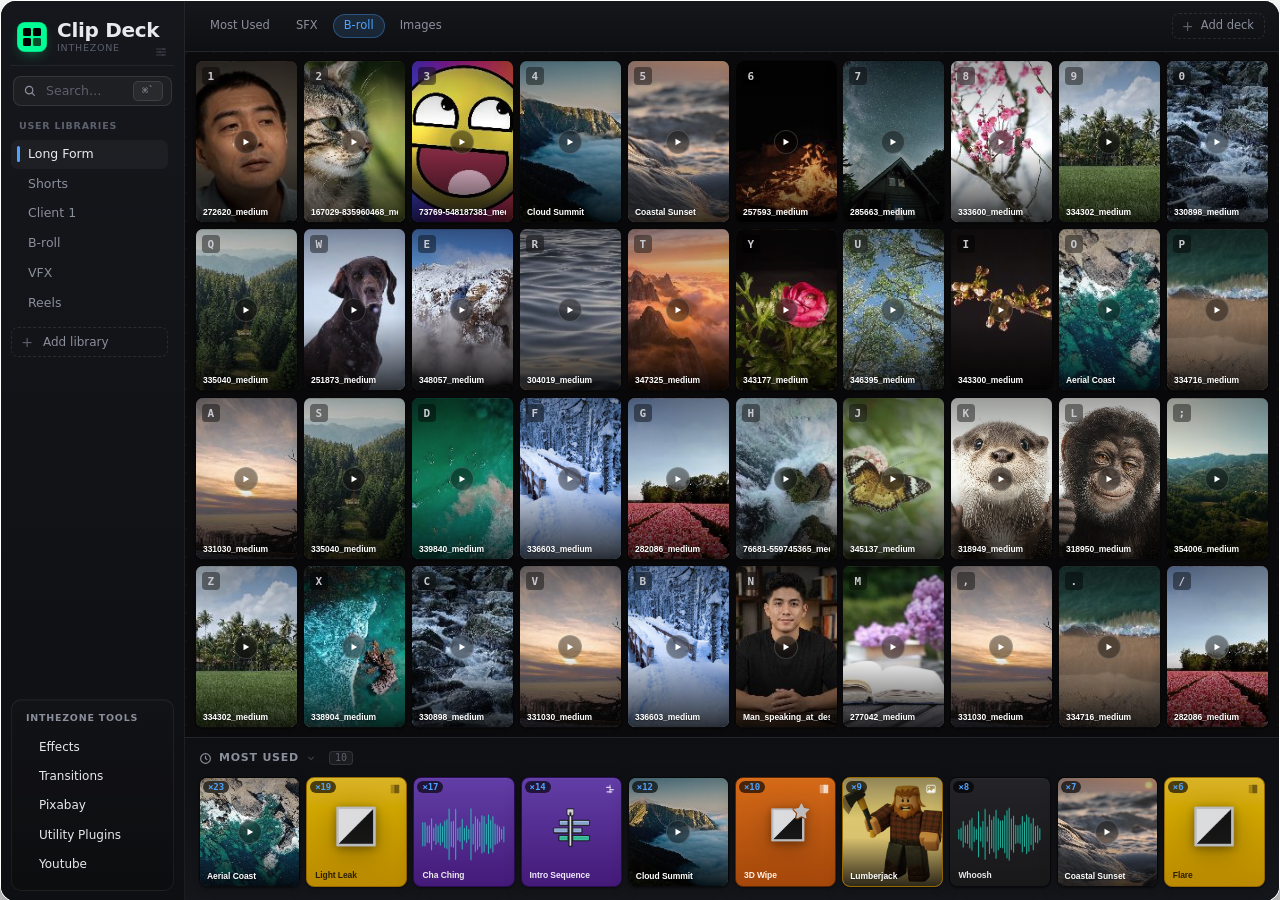
<file: assets/clip-deck-panel/index.html>
<!DOCTYPE html>
<html lang="en">
<head>
<meta charset="UTF-8">
<meta name="viewport" content="width=device-width, initial-scale=1">
<title>Clip Deck</title>
<!--
  Removed Google Fonts <link> on purpose — it's render-blocking and
  fetches over the network on every cold start. The CSS already uses
  the system stack ("-apple-system, BlinkMacSystemFont, \"Inter\", …")
  so macOS falls back to San Francisco cleanly. If we want Inter
  again later, bundle the .woff2 locally instead of going to
  fonts.googleapis.com.
-->
<link rel="stylesheet" href="renderer/styles.css">
<!-- DEMO (landing-page panel): hides Pro/Free badges + paywall CTAs. Loaded last so it wins. -->
<link rel="stylesheet" href="renderer/demo.css">
</head>
<body>
<div id="root"></div>

<!--
  DEMO (landing-page panel): these two MUST load before everything else so
  window.clipDeck + window.__CLIPDECK_DEMO_CONFIG exist before store.js and
  app.jsx read them. demo-config.js = baked, privacy-scrubbed library;
  demo-bridge.js = fake Electron preload bridge (sets window.CLIPDECK_DEMO).
-->
<script src="renderer/demo-config.js"></script>
<script src="renderer/demo-bridge.js"></script>

<script src="renderer/client.js"></script>
<script src="renderer/store.js"></script>

<!--
  React + Babel are served from the bundled vendor/ directory instead
  of unpkg.com. Loading from a CDN on every launch was costing 1–3
  seconds of cold-start time (3 MB Babel + network roundtrips) and
  was the dominant lag source after install / on launch.
-->
<script src="vendor/react.production.min.js"></script>
<script src="vendor/react-dom.production.min.js"></script>
<script src="vendor/babel.min.js"></script>

<script type="text/babel" data-presets="react" src="renderer/license.jsx"></script>
<script type="text/babel" data-presets="react" src="renderer/paywall.jsx"></script>
<script type="text/babel" data-presets="react" src="renderer/cgfy.jsx"></script>
<script type="text/babel" data-presets="react" src="renderer/app.jsx"></script>
</body>
</html>
</file>
<file: styles.css>
/* =============================================================
   Clip Deck — Launch landing page styles
   Visual language ported from the in-app Clip Deck paywall
   (/clipdeck/overlay/renderer/styles.css → .cd-paywall-modal--offer)
   so the marketing page reads as the same product family.
   ============================================================= */

:root {
  color-scheme: dark;

  /* ── Palette (mirrors the paywall's cd-* tokens) ─────────── */
  --bg:            #07080B;
  --panel:         #0b0d12;
  --panel-2:       #10141a;

  --text:          #ffffff;
  --text-body:     #eaf3ee;
  --text-muted:    #8b9a93;
  --text-dim:      #5a6a64;
  --text-faint:    rgba(255, 255, 255, 0.38);

  --line:          rgba(255, 255, 255, 0.06);
  --line-2:        rgba(255, 255, 255, 0.10);
  --line-strong:   rgba(255, 255, 255, 0.16);

  /* Mint accent — same exact shade the paywall uses */
  --accent:        #00e58e;
  --accent-bright: #00f29a;
  --accent-deep:   #00c279;
  --accent-light:  #5cf2b6;
  --accent-dark:   #04140d;

  --accent-soft:   rgba(0, 229, 142, 0.06);
  --accent-tint:   rgba(0, 229, 142, 0.10);
  --accent-edge:   rgba(0, 229, 142, 0.16);
  --accent-line:   rgba(0, 229, 142, 0.32);
  --accent-glow:   rgba(0, 229, 142, 0.45);

  /* ── Typography (Inter via system stack, JetBrains Mono for eyebrows) ── */
  --font-sans:    -apple-system, BlinkMacSystemFont, "Inter", "SF Pro Text",
                  system-ui, sans-serif;
  --font-display: -apple-system, BlinkMacSystemFont, "Inter", "SF Pro Display",
                  system-ui, sans-serif;
  --font-mono:    "JetBrains Mono", ui-monospace, SFMono-Regular, Menlo,
                  "SF Mono", monospace;

  /* Spacing */
  --space-1: 0.25rem;
  --space-2: 0.5rem;
  --space-3: 0.75rem;
  --space-4: 1rem;
  --space-5: 1.25rem;
  --space-6: 1.5rem;
  --space-8: 2rem;
  --space-10: 2.5rem;
  --space-12: 3rem;
  --space-16: 4rem;
  --space-20: 5rem;
  --space-24: 6rem;

  /* Radius — paywall uses 10–14 for inputs, 12 for buttons, 20 for cards */
  --radius-xs: 4px;
  --radius-sm: 8px;
  --radius-md: 12px;
  --radius-lg: 14px;
  --radius-xl: 20px;
  --radius-pill: 999px;

  /* Motion */
  --ease-out:  cubic-bezier(0.16, 1, 0.3, 1);
  --ease-soft: cubic-bezier(0.4, 0, 0.2, 1);
  --ease-pop:  cubic-bezier(.2, .7, .3, 1.05);

  /* Layout */
  --page-max: 1280px;
  --page-pad: clamp(1.5rem, 5vw, 5rem);
}

/* ----- Reset ------------------------------------------------- */

*, *::before, *::after { box-sizing: border-box; }

html { scroll-behavior: smooth; scroll-padding-top: 96px; }
html, body { margin: 0; }

body {
  background: var(--bg);
  color: var(--text-body);
  font-family: var(--font-sans);
  font-size: 0.9375rem;
  line-height: 1.55;
  font-weight: 400;
  -webkit-font-smoothing: antialiased;
  text-rendering: optimizeLegibility;
  min-height: 100vh;
  display: flex;
  flex-direction: column;
  position: relative;
  overflow-x: clip;
}

/* Premiere-Pro-style timeline background, faded with a vignette */
body::before {
  content: "";
  position: fixed;
  inset: 0;
  background: url("assets/timeline-bg.svg") center / cover no-repeat;
  opacity: 0.42;
  -webkit-mask-image:
    radial-gradient(ellipse 80% 70% at 50% 50%, #000 25%, transparent 95%);
  mask-image:
    radial-gradient(ellipse 80% 70% at 50% 50%, #000 25%, transparent 95%);
  pointer-events: none;
  z-index: -2;
}

/* Vignette + paywall-style mint radial glow */
body::after {
  content: "";
  position: fixed;
  inset: 0;
  background:
    radial-gradient(ellipse 100% 80% at 50% 50%, transparent 30%, rgba(0,0,0,0.94) 100%),
    radial-gradient(ellipse 60% 45% at 50% 18%, rgba(0, 229, 142, 0.10), transparent 70%),
    radial-gradient(ellipse 50% 40% at 50% 100%, rgba(0, 229, 142, 0.05), transparent 70%);
  pointer-events: none;
  z-index: -1;
}

img, svg { display: block; max-width: 100%; height: auto; }

a { color: inherit; text-decoration: none; }
a:hover { color: var(--accent); }

button { font: inherit; color: inherit; background: none; border: 0; cursor: pointer; }
input { font: inherit; color: inherit; }
ul { list-style: none; padding: 0; margin: 0; }

/* ----- Accessibility utilities ------------------------------ */

.sr-only {
  position: absolute;
  width: 1px; height: 1px;
  padding: 0; margin: -1px;
  overflow: hidden;
  clip: rect(0, 0, 0, 0);
  white-space: nowrap;
  border: 0;
}

.skip-link {
  position: absolute;
  top: var(--space-2);
  left: var(--space-2);
  padding: var(--space-2) var(--space-3);
  background: var(--accent);
  color: var(--accent-dark);
  border-radius: var(--radius-xs);
  font-weight: 700;
  font-size: 0.875rem;
  transform: translateY(-150%);
  transition: transform 180ms var(--ease-soft);
  z-index: 100;
}
.skip-link:focus {
  transform: translateY(0);
  color: var(--accent-dark);
}

*:focus-visible {
  outline: 2px solid var(--accent);
  outline-offset: 3px;
  border-radius: var(--radius-xs);
}

/* ----- Site header ------------------------------------------ */

.site-header {
  position: sticky;
  top: 0;
  z-index: 50;
  width: 100%;
  background: rgba(7, 8, 11, 0.72);
  -webkit-backdrop-filter: blur(14px);
          backdrop-filter: blur(14px);
  border-bottom: 1px solid var(--line);
}

.site-header__inner {
  max-width: var(--page-max);
  margin: 0 auto;
  width: 100%;
  padding: var(--space-6) var(--page-pad);
  display: flex;
  align-items: center;
  gap: var(--space-6);
}

.brand {
  display: inline-flex;
  align-items: center;
  gap: var(--space-3);
  color: var(--text);
  flex-shrink: 0;
}
.brand:hover { color: var(--text); }

/* margin-left:auto pushes the nav + actions together to the right, leaving the
   brand on the left (replaces the old justify-content:space-between, which
   would have spread three children apart). */
.site-nav {
  margin-left: auto;
  display: flex;
  align-items: center;
  gap: clamp(var(--space-4), 3vw, var(--space-8));
  font-family: var(--font-sans);
  font-size: 0.875rem;
  font-weight: 500;
}
.site-nav a:not(.download-btn) {
  color: var(--text-muted);
  transition: color 180ms var(--ease-soft);
}
.site-nav a:not(.download-btn):hover {
  color: var(--accent);
}

.site-header__actions {
  display: flex;
  align-items: center;
  gap: var(--space-3);
  flex-shrink: 0;
}

/* Hamburger — hidden on desktop; only drives the small-screen dropdown. */
.nav-toggle {
  display: none;
  appearance: none;
  -webkit-appearance: none;
  align-items: center;
  justify-content: center;
  width: 38px;
  height: 38px;
  padding: 0;
  border: 1px solid var(--line-2);
  border-radius: var(--radius-md);
  background: rgba(255, 255, 255, 0.03);
  color: var(--text);
  cursor: pointer;
  transition: border-color 180ms var(--ease-soft), background 180ms var(--ease-soft);
}
.nav-toggle:hover { border-color: var(--accent-line); background: var(--accent-soft); }
.nav-toggle:focus-visible { outline: 2px solid var(--accent); outline-offset: 2px; }
.nav-toggle__ico--close { display: none; }
.nav-toggle[aria-expanded="true"] .nav-toggle__ico--open { display: none; }
.nav-toggle[aria-expanded="true"] .nav-toggle__ico--close { display: block; }

/* ── Small screens: nav collapses into a dropdown under the header ───────
   The links were ~358px wide in a row, forcing the whole page to a 523px
   minimum. Pulling them out of flow lets the page reflow to 375px. */
@media (max-width: 820px) {
  .nav-toggle { display: inline-flex; }

  .site-header__inner { padding: var(--space-4) var(--page-pad); gap: var(--space-4); }
  /* nav is out of flow here, so the actions take over pushing right */
  .site-header__actions { margin-left: auto; }

  /* scale down the logo */
  .brand-mark { width: 26px; height: 26px; }
  .brand-name { font-size: 0.9375rem; }
  .brand-eyebrow { font-size: 0.5rem; letter-spacing: 0.18em; }

  /* scale down the nav download button */
  .download-btn--nav { padding: 6px 12px; font-size: 0.75rem; gap: 6px; }
  .download-btn--nav .download-icon { width: 14px; height: 14px; }

  /* the dropdown panel */
  .site-nav {
    position: absolute;
    top: 100%;
    left: 0;
    right: 0;
    margin-left: 0;
    display: none;
    flex-direction: column;
    align-items: stretch;
    gap: 0;
    padding: var(--space-2) var(--page-pad) var(--space-4);
    /* opaque, not frosted: nested inside the header's backdrop root a
       translucent panel lets the hero ghost through and hurts legibility */
    background: var(--bg);
    border-bottom: 1px solid var(--line);
    box-shadow: 0 18px 40px rgba(0, 0, 0, 0.55);
  }
  .site-nav.is-open { display: flex; }
  .site-nav a:not(.download-btn) {
    padding: 14px 2px;
    font-size: 0.9375rem;
    border-bottom: 1px solid var(--line);
  }
  .site-nav a:not(.download-btn):last-child { border-bottom: 0; }
}

.brand-mark {
  width: 32px;
  height: 32px;
  flex-shrink: 0;
  filter: drop-shadow(0 0 14px rgba(0, 229, 142, 0.35));
}
.brand-mark--sm { width: 22px; height: 22px; }

.brand-lockup {
  display: flex;
  flex-direction: column;
  line-height: 1;
}

.brand-name {
  font-family: var(--font-display);
  font-weight: 800;
  font-size: 1.0625rem;
  letter-spacing: -0.018em;
  color: var(--text);
  white-space: nowrap; /* never break "Clip Deck" onto two lines */
}

.brand-eyebrow {
  font-family: var(--font-mono);
  font-weight: 500;
  font-size: 0.625rem;
  letter-spacing: 0.22em;
  color: var(--text-dim);
  margin-top: 0.45em;
  text-transform: uppercase;
}

/* ----- Hero (centered single-column) ------------------------ */

.hero {
  display: flex;
  flex-direction: column;
  align-items: center;
  text-align: center;
  width: 100%;
  max-width: 920px;
  margin: 0 auto;
  padding: var(--space-12) var(--page-pad) var(--space-6);
  gap: var(--space-5);
}

/* Eyebrow — pill chip with mint dot, mirrors .cdp-eyebrow in the paywall */
.eyebrow {
  display: inline-flex;
  align-items: center;
  gap: 8px;
  padding: 6px 13px;
  border-radius: var(--radius-pill);
  border: 1px solid var(--accent-line);
  background: var(--accent-soft);
  color: var(--accent-light);
  font-family: var(--font-mono);
  font-weight: 500;
  font-size: 0.6875rem;
  letter-spacing: 0.22em;
  text-transform: uppercase;
  margin: 0;
}

.eyebrow-dot {
  display: inline-block;
  width: 6px;
  height: 6px;
  border-radius: 50%;
  background: var(--accent);
  box-shadow: 0 0 10px var(--accent);
  animation: eyebrow-pulse 2.4s ease-in-out infinite;
}

@keyframes eyebrow-pulse {
  0%, 100% { transform: scale(1);   opacity: 1; }
  50%      { transform: scale(1.3); opacity: 0.6; }
}

/* Hero headline — Inter weight 800 with the paywall's signature
   accent text-shadow glow on the highlighted span. */
.hero-headline {
  font-family: var(--font-display);
  font-weight: 800;
  font-size: clamp(2.5rem, 7vw, 5.5rem);
  line-height: 1.04;
  letter-spacing: -0.025em;
  margin: 0;
  text-wrap: balance;
  max-width: 14ch;
  color: var(--text);
}

.hero-headline .accent {
  color: var(--accent);
  text-shadow: 0 0 28px rgba(0, 229, 142, 0.4);
}

.hero-sub {
  font-size: clamp(0.9375rem, 1.3vw, 1.0625rem);
  line-height: 1.6;
  color: var(--text-muted);
  margin: 0;
  max-width: 52ch;
  text-wrap: balance;
  font-weight: 400;
}

/* ----- Launch offer chip (re-uses the eyebrow pill language) ----- */

.launch-offer {
  display: inline-flex;
  align-items: center;
  gap: var(--space-2);
  margin: var(--space-1) auto 0;
  padding: 6px 14px;
  border-radius: var(--radius-pill);
  background: var(--accent-tint);
  border: 1px solid var(--accent-line);
  color: var(--accent);
  font-family: var(--font-sans);
  font-size: 0.8125rem;
  font-weight: 600;
  letter-spacing: -0.005em;
}

.launch-dot {
  display: inline-block;
  width: 6px;
  height: 6px;
  border-radius: 50%;
  background: var(--accent);
  box-shadow: 0 0 10px var(--accent);
  animation: launch-pulse 2.4s ease-in-out infinite;
}

@keyframes launch-pulse {
  0%, 100% { transform: scale(1);   opacity: 1; }
  50%      { transform: scale(1.3); opacity: 0.6; }
}

/* ----- Hero visual --------------------------------------- */

.hero-visual {
  width: 100%;
  max-width: 1280px;
  margin: 0 auto;
  padding: var(--space-3) var(--page-pad) var(--space-20);
}

.mockup {
  position: relative;
  margin: 0;
  border-radius: var(--radius-lg);
  overflow: hidden;
  /* Subtle solid green outline */
  border: 1px solid var(--accent);
  box-shadow:
    0 0 6px rgba(0, 229, 142, 0.20),
    0 24px 60px rgba(0, 0, 0, 0.65);
}

/* Paint a green inner ring over the rounded-clip edge. The crisp 2px line is
   backed by a soft green falloff so the green→panel transition is gradual —
   without it, the bright green meeting the dark panel over one sub-pixel on the
   corner curve anti-aliases into a thin whitish hairline. */
.mockup::after {
  content: "";
  position: absolute;
  inset: 0;
  border-radius: 13px;
  box-shadow:
    inset 0 0 0 1px var(--accent),
    inset 0 0 5px rgba(0, 229, 142, 0.4);
  pointer-events: none;
  z-index: 3;
}

.mockup img {
  display: block;
  width: 100%;
  opacity: 0.97;
}

.mockup--interactive {
  background: var(--panel);
  aspect-ratio: 1320 / 700;
  position: relative;
}

.mockup-frame {
  position: absolute;
  inset: 0;
  overflow: hidden;
  border-radius: 13px;
}

.mockup-frame iframe {
  display: block;
  width: 100%;
  height: 100%;
  border: 0;
  border-radius: 13px;
  background: transparent;
}

/* ----- See Clip Deck in Action (video) ---------------------- */

.how {
  display: flex;
  flex-direction: column;
  align-items: center;
  text-align: center;
  width: 100%;
  max-width: var(--page-max);
  margin: 0 auto;
  padding: var(--space-20) var(--page-pad) var(--space-20);
  gap: var(--space-10);
}

/* Download CTA block under the "in Action" video — mirrors the hero offer */

.section-title {
  font-family: var(--font-display);
  font-weight: 800;
  font-size: clamp(1.75rem, 4vw, 2.75rem);
  line-height: 1.08;
  letter-spacing: -0.02em;
  margin: 0;
  color: var(--text);
}

.section-title .accent {
  color: var(--accent);
  text-shadow: 0 0 28px rgba(0, 229, 142, 0.4);
}

.video-frame {
  position: relative;
  width: 100%;
  max-width: 960px;
  margin: 0;
  aspect-ratio: 16 / 9;
  border-radius: var(--radius-lg);
  overflow: hidden;
  background: var(--panel);
  /* Match the interactive panel's subtle green outline */
  border: 1px solid var(--accent);
  box-shadow:
    0 0 6px rgba(0, 229, 142, 0.20),
    0 24px 60px rgba(0, 0, 0, 0.65);
}

.video-frame::after {
  content: "";
  position: absolute;
  inset: 0;
  border-radius: 13px;
  box-shadow:
    inset 0 0 0 1px var(--accent),
    inset 0 0 5px rgba(0, 229, 142, 0.4);
  pointer-events: none;
  z-index: 2;
}

.how-video {
  display: block;
  width: 100%;
  height: 100%;
  border: 0;
  border-radius: 13px;
  background: #000;
}

/* ----- How it works (3 animated cards) ---------------------- */

.steps {
  display: flex;
  flex-direction: column;
  align-items: center;
  text-align: center;
  width: 100%;
  max-width: var(--page-max);
  margin: 0 auto;
  padding: var(--space-20) var(--page-pad) var(--space-20);
  gap: var(--space-10);

  /* design tokens, scoped to this section */
  --card-fill-top: rgba(24, 33, 32, 0.55);
  --card-fill-bot: rgba(9, 14, 15, 0.30);
  --card-border: rgba(110, 190, 160, 0.14);
  --card-border-hover: rgba(60, 226, 165, 0.45);
  --tile-fill: rgba(8, 14, 13, 0.66);
  --tile-border: rgba(120, 220, 175, 0.16);
  --green: #2fe2a0;
  --green-bright: #69ffc0;
  --green-dim: #1f9d72;
  --glow: rgba(47, 226, 160, 0.55);
  --hiw-title: #eef3f1;
  --hiw-muted: #889793;
  --hiw-num: #2fe2a0;
  --radius-card: 22px;
}

.hiw-grid {
  display: grid;
  grid-template-columns: repeat(3, 1fr);
  gap: clamp(14px, 1.6vw, 20px);
  width: 100%;
  max-width: 1000px;
  margin: 0 auto;
  text-align: left;
}

.hiw-card {
  position: relative;
  display: flex;
  flex-direction: column;
  min-height: 348px;
  padding: 26px 26px 30px;
  border-radius: var(--radius-card);
  border: 1px solid var(--card-border);
  background: linear-gradient(180deg, var(--card-fill-top), var(--card-fill-bot));
  box-shadow:
    inset 0 1px 0 rgba(255, 255, 255, 0.05),
    0 30px 60px -40px rgba(0, 0, 0, 0.9);
  overflow: hidden;
  transition: border-color 0.45s ease, transform 0.45s ease, box-shadow 0.45s ease;
}

/* soft emerald glow that washes in from the top-left on hover */
.hiw-card::after {
  content: "";
  position: absolute;
  inset: 0;
  border-radius: inherit;
  background: radial-gradient(60% 45% at 18% 12%, rgba(47, 226, 160, 0.14), transparent 70%);
  opacity: 0;
  transition: opacity 0.5s ease;
  pointer-events: none;
}

.hiw-card:hover {
  transform: translateY(-4px);
  border-color: var(--card-border-hover);
  box-shadow:
    inset 0 1px 0 rgba(255, 255, 255, 0.07),
    0 40px 70px -40px rgba(0, 0, 0, 0.95),
    0 0 0 1px rgba(60, 226, 165, 0.10);
}
.hiw-card:hover::after { opacity: 1; }

/* ---- icon tile -------------------------------------------- */
.hiw-tile {
  position: relative;
  width: 116px;
  height: 116px;
  border-radius: 26px;
  background: var(--tile-fill);
  border: 1px solid var(--tile-border);
  display: grid;
  place-items: center;
  box-shadow: inset 0 1px 0 rgba(255, 255, 255, 0.06);
}
/* green bloom behind the icon */
.hiw-tile::before {
  content: "";
  position: absolute;
  inset: -6px;
  border-radius: inherit;
  background: radial-gradient(50% 50% at 50% 45%, var(--glow), transparent 70%);
  filter: blur(8px);
  opacity: 0.45;
  z-index: 0;
  animation: bloom 4.2s ease-in-out infinite;
}
@keyframes bloom {
  0%, 100% { opacity: 0.32; transform: scale(0.94); }
  50%      { opacity: 0.6;  transform: scale(1.04); }
}

.ic {
  position: relative;
  z-index: 1;
  width: 70px;
  height: 70px;
  overflow: visible;
  filter: drop-shadow(0 0 8px rgba(47, 226, 160, 0.55));
}

/* ---- text block (pushed to lower portion of card) --------- */
.hiw-card__body { margin-top: auto; }

.hiw-card__num {
  font-family: var(--font-display);
  font-size: 13px;
  font-weight: 700;
  letter-spacing: 0.6px;
  color: var(--hiw-num);
  margin: 0 0 11px;
  text-shadow: 0 0 14px rgba(47, 226, 160, 0.45);
}

.hiw-card__title {
  font-family: var(--font-display);
  font-size: clamp(21px, 2vw, 25px);
  font-weight: 700;
  line-height: 1.1;
  letter-spacing: -0.01em;
  color: var(--hiw-title);
  margin: 0;
}

.hiw-card__rule {
  width: 40px;
  height: 1px;
  margin: 16px 0;
  border: 0;
  background: linear-gradient(90deg, rgba(255, 255, 255, 0.22), rgba(255, 255, 255, 0));
}

.hiw-card__desc {
  font-size: 15px;
  line-height: 1.55;
  color: var(--hiw-muted);
  margin: 0;
  max-width: 21ch;
  text-wrap: pretty;
}

/* ============================================================
   ICON ANIMATIONS — each loops gently; hover speeds it up
   ============================================================ */

/* ---- 01 · Folder + dropping asset ------------------------- */
.ic-folder .asset {
  transform-box: fill-box;
  transform-origin: center;
  animation: drop 3.2s ease-in-out infinite;
}
@keyframes drop {
  0%   { transform: translateY(-16px) scale(0.7); opacity: 0; }
  18%  { opacity: 1; }
  42%  { transform: translateY(0) scale(1);       opacity: 1; }
  58%  { transform: translateY(0) scale(1);       opacity: 1; }
  72%  { transform: translateY(1px) scale(0.5);   opacity: 0; }
  100% { transform: translateY(1px) scale(0.5);   opacity: 0; }
}
.ic-folder .plus {
  transform-box: fill-box;
  transform-origin: center;
  animation: plusPulse 3.2s ease-in-out infinite;
}
@keyframes plusPulse {
  0%, 55%, 100% { transform: scale(1); }
  66%           { transform: scale(1.28); }
  78%           { transform: scale(1); }
}
.hiw-card:hover .ic-folder .asset { animation-duration: 1.7s; }
.hiw-card:hover .ic-folder .plus  { animation-duration: 1.7s; }

/* ---- 02 · Keycap press ------------------------------------ */
.ic-key .keycap-group {
  transform-box: fill-box;
  transform-origin: center;
  animation: keyPress 2.4s cubic-bezier(0.5, 0, 0.4, 1) infinite;
}
@keyframes keyPress {
  0%, 60%, 100% { transform: translateY(0); }
  72%           { transform: translateY(2.6px); }
  84%           { transform: translateY(0); }
}
.ic-key .tick {
  opacity: 0.8;
  animation: tickFlash 2.4s ease-in-out infinite;
}
@keyframes tickFlash {
  0%, 62%, 100% { opacity: 0.8; filter: none; }
  74%           { opacity: 1;   filter: drop-shadow(0 0 5px var(--green-bright)); }
}
.ic-key .ripple {
  transform-box: fill-box;
  transform-origin: center;
  opacity: 0;
  animation: keyRipple 2.4s ease-out infinite;
}
@keyframes keyRipple {
  0%, 68% { opacity: 0;   transform: scale(0.6); }
  74%     { opacity: 0.5; transform: scale(0.85); }
  100%    { opacity: 0;   transform: scale(1.35); }
}
.hiw-card:hover .ic-key .keycap-group,
.hiw-card:hover .ic-key .tick,
.hiw-card:hover .ic-key .ripple { animation-duration: 1.4s; }

/* ---- 03 · Timeline bars + cursor click -------------------- */
.ic-timeline .bar {
  transform-box: fill-box;
  transform-origin: left center;
}
.ic-timeline .bar1 { animation: grow 3.4s ease-in-out infinite; }
.ic-timeline .bar2 { animation: grow 3.4s ease-in-out infinite 0.14s; }
.ic-timeline .bar3 { animation: grow 3.4s ease-in-out infinite 0.28s; }
@keyframes grow {
  0%, 100% { transform: scaleX(0.18); opacity: 0.35; }
  30%      { transform: scaleX(1);    opacity: 1; }
  78%      { transform: scaleX(1);    opacity: 1; }
}
.ic-timeline .cursor {
  transform-box: fill-box;
  transform-origin: center;
  animation: click 3.4s ease-in-out infinite;
}
@keyframes click {
  0%, 18%, 100% { transform: translate(3px, 3px) scale(1); }
  34%           { transform: translate(0, 0) scale(0.84); }
  46%           { transform: translate(0, 0) scale(1); }
}
.ic-timeline .click-ring {
  transform-box: fill-box;
  transform-origin: center;
  opacity: 0;
  animation: clickRing 3.4s ease-out infinite;
}
@keyframes clickRing {
  0%, 30% { opacity: 0;   transform: scale(0.5); }
  36%     { opacity: 0.6; transform: scale(0.8); }
  58%     { opacity: 0;   transform: scale(1.5); }
  100%    { opacity: 0; }
}
.hiw-card:hover .ic-timeline .bar1,
.hiw-card:hover .ic-timeline .bar2,
.hiw-card:hover .ic-timeline .bar3,
.hiw-card:hover .ic-timeline .cursor,
.hiw-card:hover .ic-timeline .click-ring { animation-duration: 1.9s; }

@media (max-width: 880px) {
  .hiw-grid {
    grid-template-columns: 1fr;
    max-width: 460px;
    margin: 0 auto;
  }
  .hiw-card { min-height: 0; }
  .hiw-card__body { margin-top: 30px; }
}

@media (prefers-reduced-motion: reduce) {
  .steps *,
  .steps *::before { animation: none !important; }
  .hiw-card { transition: none; }
}

/* =============================================================
   Full Feature List — feature showcase grid
   Adapted from the Claude Design "Full Feature List" handoff,
   resized from its 1536px canvas down to the page's scale &
   tokens. Even section spacing via the shared --space-20 rhythm.
   ============================================================= */
.features {
  display: flex;
  flex-direction: column;
  align-items: center;
  text-align: center;
  width: 100%;
  max-width: var(--page-max);
  margin: 0 auto;
  padding: var(--space-20) var(--page-pad) var(--space-20);
  gap: var(--space-10);
}

.features-head {
  display: flex;
  flex-direction: column;
  align-items: center;
  gap: var(--space-5);
  width: 100%;
}

/* heading reuses .section-title; nudge the accent glow on hover */
.features .section-title { cursor: default; }
.features .section-title:hover .accent {
  text-shadow: 0 0 22px rgba(0, 229, 142, 0.7), 0 0 52px rgba(0, 229, 142, 0.45);
}

.features-sub {
  margin: 0;
  max-width: 760px;
  font-size: clamp(1rem, 1.4vw, 1.125rem);
  line-height: 1.5;
  color: var(--text-muted);
}

.features-underglow {
  width: 300px;
  max-width: 70%;
  height: 2px;
  border-radius: 2px;
  background: linear-gradient(90deg, transparent, var(--accent) 50%, transparent);
  box-shadow: 0 0 22px 2px var(--accent-glow);
}

/* ---- grid ---- */
.features-grid {
  width: 100%;
  display: grid;
  grid-template-columns: repeat(5, 1fr);
  gap: 14px;
  text-align: left;
}

.feat-card {
  position: relative;
  border: 1px solid var(--line-2);
  border-radius: var(--radius-lg);
  background: linear-gradient(180deg, var(--panel-2) 0%, var(--panel) 100%);
  box-shadow:
    inset 0 1px 0 rgba(255, 255, 255, 0.04),
    0 16px 40px -26px rgba(0, 0, 0, 0.85);
  padding: 20px 20px 22px;
  min-height: 132px;
  cursor: pointer;
  transition: transform 0.25s var(--ease-out), border-color 0.25s ease,
    box-shadow 0.25s ease, background 0.25s ease;
}
.feat-card:hover {
  z-index: 20;
  transform: translateY(-4px);
  border-color: color-mix(in oklab, var(--fa) 55%, transparent);
  background: linear-gradient(180deg,
    color-mix(in oklab, var(--fa) 12%, var(--panel-2)) 0%,
    var(--panel) 100%);
  box-shadow:
    0 18px 44px -16px rgba(0, 0, 0, 0.8),
    0 0 28px -6px color-mix(in oklab, var(--fa) 40%, transparent);
}

.feat-num {
  font-family: var(--font-mono);
  font-size: 14px;
  font-weight: 600;
  letter-spacing: 0.02em;
  color: var(--fa);
  opacity: 0.92;
}

.feat-head {
  margin-top: 14px;
  display: flex;
  align-items: center;
  gap: 13px;
}

.feat-ico {
  flex: 0 0 46px;
  width: 46px;
  height: 46px;
  border-radius: 11px;
  display: flex;
  align-items: center;
  justify-content: center;
  border: 1px solid color-mix(in oklab, var(--fa) 45%, transparent);
  background: color-mix(in oklab, var(--fa) 12%, #0a0c0d);
  box-shadow:
    0 0 18px color-mix(in oklab, var(--fa) 35%, transparent),
    inset 0 0 12px color-mix(in oklab, var(--fa) 14%, transparent);
  transition: transform 0.25s var(--ease-out), box-shadow 0.25s ease;
}
.feat-ico svg {
  width: 22px;
  height: 22px;
  color: var(--fa);
  filter: drop-shadow(0 0 5px color-mix(in oklab, var(--fa) 60%, transparent));
}
.feat-ico .fx {
  font-size: 16px;
  font-weight: 800;
  letter-spacing: 0.02em;
  color: var(--fa);
  filter: drop-shadow(0 0 6px color-mix(in oklab, var(--fa) 60%, transparent));
}
.feat-card:hover .feat-ico {
  transform: scale(1.06);
  box-shadow:
    0 0 26px color-mix(in oklab, var(--fa) 50%, transparent),
    inset 0 0 14px color-mix(in oklab, var(--fa) 20%, transparent);
}

.feat-title {
  margin: 0;
  font-size: 16.5px;
  font-weight: 700;
  line-height: 1.2;
  letter-spacing: -0.01em;
  color: #f1f4f5;
  transition: color 0.25s ease;
}
.feat-card:hover .feat-title { color: #ffffff; }

/* ---- hover popover (keeps card dimensions fixed) ---- */
.feat-pop {
  position: absolute;
  left: 14px;
  right: 14px;
  top: calc(100% - 8px);
  z-index: 30;
  padding: 14px 16px;
  border-radius: var(--radius-md);
  border: 1px solid color-mix(in oklab, var(--fa) 45%, transparent);
  background: linear-gradient(180deg, #14171a 0%, #0c0e10 100%);
  box-shadow:
    0 18px 44px -14px rgba(0, 0, 0, 0.85),
    0 0 26px -8px color-mix(in oklab, var(--fa) 45%, transparent);
  font-size: 13px;
  font-weight: 400;
  line-height: 1.5;
  color: #c2cace;
  text-align: left;
  text-wrap: pretty;
  opacity: 0;
  transform: translateY(-6px) scale(0.98);
  transform-origin: top center;
  pointer-events: none;
  transition: opacity 0.22s ease, transform 0.22s ease;
}
.feat-pop::before {
  content: "";
  position: absolute;
  top: -6px;
  left: 28px;
  width: 11px;
  height: 11px;
  background: #14171a;
  border-left: 1px solid color-mix(in oklab, var(--fa) 45%, transparent);
  border-top: 1px solid color-mix(in oklab, var(--fa) 45%, transparent);
  transform: rotate(45deg);
}
.feat-card:hover .feat-pop {
  opacity: 1;
  transform: translateY(0) scale(1);
}
.feat-poplist {
  list-style: none;
  margin: 9px 0 0;
  padding: 0;
  display: flex;
  flex-direction: column;
  gap: 5px;
}
.feat-poplist li {
  position: relative;
  padding-left: 15px;
  color: #cdd4d8;
}
.feat-poplist li::before {
  content: "";
  position: absolute;
  left: 0;
  top: 0.62em;
  width: 6px;
  height: 6px;
  border-radius: 2px;
  background: var(--fa);
  box-shadow: 0 0 6px color-mix(in oklab, var(--fa) 70%, transparent);
}

/* responsive: keep the 5-up rhythm on desktop, step down gracefully */
@media (max-width: 1080px) {
  .features-grid { grid-template-columns: repeat(3, 1fr); }
}
@media (max-width: 680px) {
  .features-grid { grid-template-columns: repeat(2, 1fr); }
}
@media (max-width: 430px) {
  .features-grid { grid-template-columns: 1fr; }
}

@media (prefers-reduced-motion: reduce) {
  .feat-card, .feat-ico, .feat-pop { transition: none; }
}

/* ----- Details (lede + meta) -------------------------------- */

.details {
  display: flex;
  flex-direction: column;
  align-items: center;
  text-align: center;
  gap: var(--space-6);
  width: 100%;
  max-width: 760px;
  margin: 0 auto;
  padding: var(--space-16) var(--page-pad) var(--space-20);
}

.lede {
  font-size: clamp(0.9375rem, 1.2vw, 1.0625rem);
  line-height: 1.65;
  color: var(--text-muted);
  margin: 0;
}

.lede-meta {
  display: flex;
  flex-wrap: wrap;
  justify-content: center;
  gap: var(--space-2) var(--space-5);
  font-size: 0.75rem;
  color: var(--text-dim);
  font-family: var(--font-mono);
  letter-spacing: 0.08em;
  text-transform: uppercase;
}
.lede-meta li {
  display: inline-flex;
  align-items: center;
  gap: var(--space-2);
}
.lede-meta li + li {
  position: relative;
  padding-left: var(--space-5);
}
.lede-meta li + li::before {
  content: "";
  position: absolute;
  left: 0;
  top: 50%;
  transform: translateY(-50%);
  width: 3px; height: 3px;
  border-radius: 50%;
  background: var(--accent);
  box-shadow: 0 0 6px var(--accent);
}

/* ----- Download buttons -------------------------------------- */

.download-actions {
  margin-top: var(--space-3);
  display: flex;
  flex-wrap: wrap;
  gap: var(--space-3);
  justify-content: center;
}

/* Download CTA — port of .cdp-btn: gradient mint, inset highlights,
   mint glow halo. Both platform buttons share the green branding. */
.download-btn {
  display: inline-flex;
  align-items: center;
  justify-content: center;
  gap: 10px;
  appearance: none;
  -webkit-appearance: none;
  cursor: pointer;
  background: linear-gradient(180deg, var(--accent-bright) 0%, var(--accent-deep) 100%);
  color: var(--accent-dark);
  border: 1px solid rgba(0, 0, 0, 0.4);
  border-radius: var(--radius-md);
  padding: 8px 26px;
  font-family: var(--font-sans);
  font-weight: 800;
  font-size: 0.9375rem;
  letter-spacing: 0.01em;
  white-space: nowrap;
  text-decoration: none;
  box-shadow:
    0 1px 0 rgba(255, 255, 255, 0.5) inset,
    0 -2px 0 rgba(0, 0, 0, 0.18) inset,
    0 16px 32px rgba(0, 229, 142, 0.24),
    0 0 0 5px rgba(0, 229, 142, 0.07);
  transition:
    transform 180ms var(--ease-soft),
    box-shadow 200ms var(--ease-soft),
    filter 200ms var(--ease-soft);
}
.download-btn:hover {
  transform: translateY(-1px);
  filter: brightness(1.04);
  color: var(--accent-dark);
  box-shadow:
    0 1px 0 rgba(255, 255, 255, 0.55) inset,
    0 -2px 0 rgba(0, 0, 0, 0.18) inset,
    0 24px 50px rgba(0, 229, 142, 0.4),
    0 0 0 8px rgba(0, 229, 142, 0.11);
}
.download-btn:active {
  transform: translateY(0);
}
.download-btn:focus-visible {
  outline: 2px solid var(--accent);
  outline-offset: 3px;
}

.download-icon {
  flex-shrink: 0;
  margin-top: -1px;
}

/* Compact header version of the download CTA — same mint style, trimmed
   padding + glow so it sits naturally in the nav bar. */
.download-btn--nav {
  gap: 8px;
  padding: 7px 16px;
  font-size: 0.8125rem;
  box-shadow:
    0 1px 0 rgba(255, 255, 255, 0.5) inset,
    0 -2px 0 rgba(0, 0, 0, 0.18) inset,
    0 10px 22px rgba(0, 229, 142, 0.22),
    0 0 0 3px rgba(0, 229, 142, 0.06);
}
.download-btn--nav:hover {
  box-shadow:
    0 1px 0 rgba(255, 255, 255, 0.55) inset,
    0 -2px 0 rgba(0, 0, 0, 0.18) inset,
    0 16px 30px rgba(0, 229, 142, 0.34),
    0 0 0 5px rgba(0, 229, 142, 0.1);
}

@media (max-width: 540px) {
  .download-actions {
    flex-direction: column;
    width: 100%;
    max-width: 360px;
  }
  .download-actions .download-btn {
    width: 100%;
    padding: 11px 22px;
  }
}

/* ----- Footer ----------------------------------------------- */

.site-footer {
  border-top: 1px solid var(--line);
  padding: var(--space-20) var(--page-pad) var(--space-8);
  margin-top: auto;
}

.footer-inner {
  max-width: var(--page-max);
  margin: 0 auto;
  display: flex;
  flex-wrap: wrap;
  align-items: center;
  justify-content: space-between;
  gap: var(--space-4);
}

.footer-brand {
  display: inline-flex;
  align-items: center;
  gap: var(--space-3);
}

.footer-copyright {
  font-family: var(--font-mono);
  font-size: 0.6875rem;
  color: var(--text-dim);
  letter-spacing: 0.12em;
  text-transform: uppercase;
}

.footer-nav {
  display: flex;
  gap: var(--space-6);
  font-family: var(--font-mono);
  font-size: 0.6875rem;
  letter-spacing: 0.12em;
  text-transform: uppercase;
}
.footer-nav a {
  color: var(--text-muted);
  transition: color 180ms var(--ease-soft);
}
.footer-nav a:hover { color: var(--accent); }

/* ----- Reduced motion --------------------------------------- */

@media (prefers-reduced-motion: reduce) {
  *, *::before, *::after {
    animation-duration: 0.01ms !important;
    animation-iteration-count: 1 !important;
    transition-duration: 0.01ms !important;
    scroll-behavior: auto !important;
  }
  .download-btn:hover { transform: none; }
  .skip-link { transition: none; }
}

/* =============================================================
   Problem Section — "old way vs. Clip Deck" comparison block.
   Ported from the Claude Design "Problem Section" handoff and
   harmonized to the site tokens (mint --accent + Inter display).
   Every class is ps-* and scoped under .problem so it can't
   collide with the page (the prototype reused generic names
   like .steps / .panel / .lede that already live in this file).
   ============================================================= */
.problem {
  --ps-red:      #ff4d4d;
  --ps-red-soft: #ff6b6b;
  --ps-grn:      var(--accent);
  --ps-gray:     var(--text-muted);
  --ps-gray-dim: #7c818b;
  --ps-line:     rgba(255, 255, 255, 0.07);

  width: 100%;
  max-width: var(--page-max);
  margin: 0 auto;
  padding: var(--space-20) var(--page-pad) var(--space-20);
  /* faint red vignette behind the heading for the "problem" mood */
  background: radial-gradient(80% 50% at 50% 0%, rgba(255, 77, 77, 0.05), transparent 60%);
  /* feather the top & bottom edges so the section fades softly into the page */
  -webkit-mask-image: linear-gradient(to bottom, transparent 0, #000 130px, #000 calc(100% - 80px), transparent 100%);
          mask-image: linear-gradient(to bottom, transparent 0, #000 130px, #000 calc(100% - 80px), transparent 100%);
}
.problem h2, .problem h3, .problem p { margin: 0; }

/* ----- Badge ----- */
.ps-center { display: flex; justify-content: center; margin-bottom: 28px; }
.ps-badge {
  display: inline-flex; align-items: center; gap: 7px;
  padding: 5px 12px 5px 10px; border-radius: var(--radius-pill);
  background: rgba(255, 77, 77, 0.07);
  border: 1px solid rgba(255, 77, 77, 0.22);
  box-shadow: 0 0 24px rgba(255, 77, 77, 0.12) inset;
  cursor: default;
  transition: border-color 0.3s ease, background 0.3s ease, box-shadow 0.3s ease, transform 0.3s ease;
}
.ps-badge:hover {
  background: rgba(255, 77, 77, 0.12);
  border-color: rgba(255, 90, 90, 0.45);
  box-shadow: 0 0 30px rgba(255, 77, 77, 0.22) inset, 0 0 18px rgba(255, 77, 77, 0.18);
  transform: translateY(-1px);
}
.ps-badge .ps-ic { display: flex; color: var(--ps-red); }
.ps-badge .ps-ic svg { width: 13px; height: 13px; }
.ps-badge span { font-weight: 700; font-size: 11px; letter-spacing: 0.2em; color: #ff7a7a; }

/* ----- Heading ----- */
.ps-title {
  text-align: center;
  font-family: var(--font-display);
  font-weight: 800;
  font-size: clamp(28px, 3.4vw, 44px);
  line-height: 1.05;
  letter-spacing: -0.02em;
  margin-top: 0;
  color: var(--text);
}
.ps-title .ps-red {
  color: var(--ps-red); display: block;
  text-shadow: 0 0 24px rgba(255, 77, 77, 0.5), 0 0 48px rgba(255, 77, 77, 0.25);
  transition: text-shadow 0.35s ease;
}
.ps-title:hover .ps-red { text-shadow: 0 0 34px rgba(255, 77, 77, 0.75), 0 0 60px rgba(255, 77, 77, 0.4); }
.problem .ps-lede {
  text-align: center;
  white-space: nowrap;
  font-size: 15px;
  line-height: 1.5;
  color: var(--ps-gray);
  margin: 14px auto 0;
}

/* ----- Problem cards row ----- */
.ps-problems {
  margin: 34px auto 0;
  max-width: 1000px;
  border-radius: 18px;
  padding: 22px 14px;
  background:
    radial-gradient(120% 140% at 50% -20%, rgba(255, 77, 77, 0.10), transparent 60%),
    linear-gradient(180deg, rgba(255, 77, 77, 0.04), rgba(255, 255, 255, 0.012));
  border: 1px solid rgba(255, 90, 90, 0.16);
  box-shadow: 0 0 60px rgba(255, 77, 77, 0.05);
  display: grid; grid-template-columns: repeat(5, 1fr);
  transition: border-color 0.35s ease, box-shadow 0.35s ease;
}
.ps-problems:hover {
  border-color: rgba(255, 90, 90, 0.28);
  box-shadow: 0 0 70px rgba(255, 77, 77, 0.10);
}
.ps-pcol {
  text-align: center; padding: 6px 14px; border-right: 1px solid var(--ps-line);
  border-radius: 12px; cursor: default;
  transition: background 0.3s ease, transform 0.3s ease;
}
.ps-pcol:last-child { border-right: none; }
.ps-pcol:hover { background: rgba(255, 77, 77, 0.06); transform: translateY(-3px); }
.ps-pcol .ps-pic {
  color: var(--ps-red); display: flex; justify-content: center; margin-bottom: 12px;
  filter: drop-shadow(0 0 10px rgba(255, 77, 77, 0.35));
  transition: transform 0.3s ease, filter 0.3s ease;
}
.ps-pcol .ps-pic svg { width: 26px; height: 26px; }
.ps-pcol:hover .ps-pic { transform: scale(1.14); filter: drop-shadow(0 0 16px rgba(255, 77, 77, 0.6)); }
.ps-pcol h3 { font-size: 15px; font-weight: 700; margin-bottom: 7px; color: var(--text); transition: color 0.3s ease; }
.ps-pcol:hover h3 { color: #ff8f8f; }
.ps-pcol p { font-size: 13px; line-height: 1.4; color: var(--ps-gray-dim); max-width: 165px; margin: 0 auto; }

/* ----- The Solution (green intro + feature panel, sized to match the problem block) ----- */
.problem .sol { margin: 88px auto 0; max-width: 1000px; }

.problem .sol-badge {
  display: inline-flex; align-items: center; gap: 7px;
  padding: 5px 12px 5px 10px; border-radius: var(--radius-pill);
  background: rgba(0, 229, 142, 0.07);
  border: 1px solid rgba(0, 229, 142, 0.24);
  box-shadow: 0 0 24px rgba(0, 229, 142, 0.10) inset;
  cursor: default;
  transition: border-color 0.3s ease, background 0.3s ease, box-shadow 0.3s ease, transform 0.3s ease;
}
.problem .sol-badge:hover {
  background: rgba(0, 229, 142, 0.12);
  border-color: rgba(0, 229, 142, 0.5);
  box-shadow: 0 0 30px rgba(0, 229, 142, 0.22) inset, 0 0 18px rgba(0, 229, 142, 0.18);
  transform: translateY(-1px);
}
.problem .sol-star { display: flex; color: var(--accent); filter: drop-shadow(0 0 6px rgba(0, 229, 142, 0.5)); transition: transform 0.5s var(--ease-pop), filter 0.3s ease; }
.problem .sol-star svg { width: 13px; height: 13px; }
.problem .sol-badge:hover .sol-star { transform: rotate(18deg) scale(1.12); filter: drop-shadow(0 0 12px rgba(0, 229, 142, 0.9)); }
.problem .sol-badge span { font-weight: 700; font-size: 11px; letter-spacing: 0.2em; color: var(--accent-light); }

.problem .sol-headline {
  text-align: center;
  font-family: var(--font-display);
  font-weight: 800;
  font-size: clamp(28px, 3.4vw, 44px);
  line-height: 1.05;
  letter-spacing: -0.02em;
  margin: 0;
}
.problem .sol-line { display: block; cursor: default; }
.problem .sol-white { color: var(--text); transition: text-shadow 0.4s ease; }
.problem .sol-white:hover { text-shadow: 0 4px 30px rgba(255, 255, 255, 0.18); }
.problem .sol-accent {
  background: linear-gradient(180deg, var(--accent-light) 0%, var(--accent) 52%, var(--accent-deep) 100%);
  -webkit-background-clip: text; background-clip: text; color: transparent;
  transition: filter 0.4s ease;
}
.problem .sol-accent:hover { filter: drop-shadow(0 6px 24px rgba(0, 229, 142, 0.45)) brightness(1.08); }

.problem .sol-sub {
  text-align: center;
  white-space: nowrap;
  font-size: 15px;
  line-height: 1.55;
  color: var(--ps-gray);
  margin: 16px auto 0;
  cursor: default;
  transition: color 0.3s ease;
}
.problem .sol-sub:hover { color: var(--text-body); }

.problem .sol-panel {
  margin: 30px auto 0;
  border-radius: 18px;
  padding: 22px 14px;
  background:
    radial-gradient(120% 140% at 50% -20%, rgba(0, 229, 142, 0.10), transparent 60%),
    linear-gradient(180deg, rgba(0, 229, 142, 0.04), rgba(255, 255, 255, 0.012));
  border: 1px solid rgba(0, 229, 142, 0.16);
  box-shadow: 0 0 60px rgba(0, 229, 142, 0.05);
  display: grid; grid-template-columns: repeat(5, 1fr);
  transition: border-color 0.35s ease, box-shadow 0.35s ease;
}
.problem .sol-panel:hover {
  border-color: rgba(0, 229, 142, 0.30);
  box-shadow: 0 0 70px rgba(0, 229, 142, 0.10);
}
.problem .sol-feature {
  position: relative;
  display: flex; flex-direction: column; align-items: center;
  text-align: center;
  padding: 10px 16px;
  border-radius: 12px;
  cursor: pointer;
  transition: transform 0.35s ease, background 0.35s ease;
}
.problem .sol-feature:not(:first-child)::before {
  content: ""; position: absolute; left: 0; top: 10%;
  height: 80%; width: 1px;
  background: linear-gradient(180deg, rgba(255, 255, 255, 0) 0%, rgba(255, 255, 255, 0.10) 50%, rgba(255, 255, 255, 0) 100%);
}
.problem .sol-feature:hover {
  transform: translateY(-4px);
  background: radial-gradient(80% 80% at 50% 30%, rgba(0, 229, 142, 0.08) 0%, rgba(0, 229, 142, 0) 70%);
}
.problem .sol-icon {
  width: 28px; height: 28px;
  color: var(--accent);
  filter: drop-shadow(0 0 10px rgba(0, 229, 142, 0.5));
  transition: transform 0.4s ease, filter 0.35s ease, color 0.35s ease;
}
.problem .sol-feature:hover .sol-icon {
  transform: translateY(-2px) scale(1.14);
  color: var(--accent-bright);
  filter: drop-shadow(0 0 16px rgba(0, 229, 142, 0.9));
}
.problem .sol-ftitle { margin-top: 14px; min-height: 40px; line-height: 1.25; font-size: 15px; font-weight: 700; color: var(--text); }
.problem .sol-desc { margin-top: 8px; font-size: 13px; font-weight: 500; line-height: 1.45; color: var(--ps-gray-dim); transition: color 0.3s ease; }
.problem .sol-feature:hover .sol-desc { color: #cfe9dd; }

/* ----- Comparison ----- */
.ps-compare {
  margin: 22px auto 0; max-width: 1000px; position: relative;
  display: grid; grid-template-columns: 1fr 1fr; gap: 16px;
  align-items: stretch;
}
.ps-panel {
  border-radius: 16px; padding: 16px; overflow: hidden; position: relative;
  transition: border-color 0.4s ease, transform 0.4s ease, box-shadow 0.4s ease;
}
.ps-panel.ps-old {
  background: linear-gradient(160deg, rgba(255, 77, 77, 0.18), rgba(20, 11, 12, 0.9) 58%, rgba(28, 16, 17, 0.94));
  border: 1px solid rgba(255, 90, 90, 0.30);
}
.ps-panel.ps-old:hover {
  transform: translateY(-4px); border-color: rgba(255, 90, 90, 0.5);
  box-shadow: 0 24px 50px -34px rgba(0, 0, 0, 0.9), 0 0 30px rgba(255, 77, 77, 0.10);
}
.ps-panel.ps-new {
  background: linear-gradient(160deg, rgba(0, 229, 142, 0.16), rgba(8, 17, 13, 0.9) 58%, rgba(12, 22, 18, 0.94));
  border: 1px solid rgba(0, 229, 142, 0.32);
}
.ps-panel.ps-new:hover {
  transform: translateY(-4px); border-color: rgba(0, 229, 142, 0.5);
  box-shadow: 0 24px 50px -34px rgba(0, 0, 0, 0.9), 0 0 30px rgba(0, 229, 142, 0.12);
}
.ps-phead { display: flex; align-items: center; gap: 13px; margin-bottom: 18px; }
.ps-pbadge {
  width: 36px; height: 36px; border-radius: 50%; flex: none;
  display: flex; align-items: center; justify-content: center; color: #fff;
  transition: transform 0.3s ease, box-shadow 0.3s ease;
}
.ps-pbadge svg { width: 18px; height: 18px; }
.ps-pbadge.ps-x { background: #e23b3b; box-shadow: 0 0 22px rgba(226, 59, 59, 0.5); }
.ps-pbadge.ps-ok { background: #15c97c; box-shadow: 0 0 22px rgba(21, 201, 124, 0.5); }
.ps-panel:hover .ps-pbadge { transform: scale(1.1) rotate(-6deg); }
.ps-phead h2 { font-size: 18px; font-weight: 700; line-height: 1.1; color: var(--text); }
.ps-phead .ps-sub { font-size: 13px; color: var(--ps-gray); margin-top: 2px; font-weight: 500; }

/* steps */
.ps-steps { display: flex; align-items: flex-start; justify-content: space-between; gap: 5px; margin-bottom: 16px; }
.ps-steps.ps-new { justify-content: flex-start; gap: 4px; }
.ps-step {
  display: flex; flex-direction: column; align-items: center; gap: 9px; flex: 0 0 auto; min-width: 52px;
  cursor: default; transition: transform 0.28s ease;
}
.ps-step .ps-sic {
  width: 36px; height: 36px; display: flex; align-items: center; justify-content: center;
  transition: transform 0.28s ease, filter 0.28s ease;
}
.ps-step .ps-sic svg { width: 24px; height: 24px; }
.ps-old .ps-step .ps-sic { color: #d6d8dc; }
.ps-new .ps-step .ps-sic { color: var(--ps-grn); filter: drop-shadow(0 0 14px rgba(0, 229, 142, 0.55)); }
.ps-step span { font-size: 12px; color: var(--ps-gray); white-space: nowrap; font-weight: 500; transition: color 0.28s ease; }
.ps-step:hover { transform: translateY(-3px); }
.ps-old .ps-step:hover .ps-sic { transform: scale(1.12); filter: drop-shadow(0 0 10px rgba(255, 255, 255, 0.35)); }
.ps-new .ps-step:hover .ps-sic { transform: scale(1.12); filter: drop-shadow(0 0 18px rgba(0, 229, 142, 0.8)); }
.ps-step:hover span { color: #c4cad1; }
.ps-arrow { display: flex; align-items: center; justify-content: center; height: 36px; color: #5a5e66; flex: 1 1 auto; }
.ps-arrow svg { width: 16px; height: 16px; }
.ps-new .ps-arrow { color: rgba(0, 229, 142, 0.45); }
.ps-steps.ps-new .ps-step { min-width: 60px; }
.ps-steps.ps-new .ps-arrow { flex: 0 0 44px; }

/* VS badge */
.ps-vs {
  position: absolute; left: 50%; top: 50%; transform: translate(-50%, -50%);
  width: 44px; height: 44px; border-radius: 50%;
  background: #0b0b0e;
  display: flex; align-items: center; justify-content: center;
  font-weight: 800; font-size: 13px; letter-spacing: 0.04em; color: #fff; z-index: 5;
  border: 1.5px solid rgba(255, 255, 255, 0.14);
  cursor: default;
  box-shadow:
    0 0 0 5px var(--bg),
    -8px 0 20px rgba(255, 77, 77, 0.4),
    8px 0 20px rgba(0, 229, 142, 0.4);
  transition: transform 0.3s ease, box-shadow 0.3s ease;
}
.ps-vs:hover {
  transform: translate(-50%, -50%) scale(1.12);
  box-shadow:
    0 0 0 5px var(--bg),
    -12px 0 28px rgba(255, 77, 77, 0.6),
    12px 0 28px rgba(0, 229, 142, 0.6);
}

/* ----- Old-way mockup (Premiere panel) ----- */
.ps-mock { border-radius: 11px; overflow: hidden; border: 1px solid rgba(255, 255, 255, 0.08); background: #0c0c10; transition: border-color 0.35s ease; }
.ps-panel:hover .ps-mock { border-color: rgba(255, 90, 90, 0.22); }
.ps-mock-bar {
  display: flex; align-items: center; justify-content: space-between;
  padding: 7px 11px; background: #141318; border-bottom: 1px solid rgba(255, 255, 255, 0.06);
  font-size: 11px; color: #a7abb3; font-weight: 600;
}
.ps-mock-bar .ps-x { color: #5c6068; font-size: 12px; }
/* minmax(0,1fr) — a bare 1fr floors at min-content, and the ruler's 4×86px
   spans (355px) would force this grid wider than its card on small screens. */
.ps-pr-body { display: grid; grid-template-columns: 118px minmax(0, 1fr); min-height: 178px; }
.ps-pr-side { background: #0e0e12; border-right: 1px solid rgba(255, 255, 255, 0.06); padding: 9px 8px; }
.ps-bin {
  display: flex; align-items: center; gap: 7px; padding: 4px 5px; font-size: 11px; color: #b7bac1; font-weight: 500;
  border-radius: 5px; cursor: pointer; transition: background 0.22s ease, color 0.22s ease;
}
.ps-bin svg { color: #c79a4e; flex: none; width: 13px; height: 11px; }
.ps-bin:hover { background: rgba(199, 154, 78, 0.16); color: #f0e6d2; }
.ps-pr-timeline { position: relative; background: #0b0b0f; padding: 0; overflow: hidden; }
.ps-ruler { display: flex; gap: 0; padding: 7px 0 7px 11px; font-size: 9.5px; color: #6a6e76; border-bottom: 1px solid rgba(255, 255, 255, 0.05); }
.ps-ruler span { width: 86px; flex: none; }
.ps-playhead { position: absolute; top: 0; bottom: 0; left: 96px; width: 2px; background: #e9e9ee; z-index: 3; }
.ps-playhead::before {
  content: ""; position: absolute; top: -1px; left: -5px;
  border-left: 6px solid transparent; border-right: 6px solid transparent; border-top: 8px solid #e9e9ee;
}
.ps-tracks { padding: 10px 8px; display: flex; flex-direction: column; gap: 6px; }
.ps-track { display: flex; gap: 5px; height: 24px; align-items: center; }
.ps-clip {
  height: 24px; border-radius: 4px; flex: none; display: flex; align-items: center; padding: 0 6px;
  font-size: 8.5px; color: rgba(255, 255, 255, 0.75); overflow: hidden; cursor: pointer;
  transition: filter 0.22s ease, transform 0.22s ease;
}
.ps-clip:hover { filter: brightness(1.28); transform: translateY(-1px); }
.ps-clip.ps-p { background: linear-gradient(180deg, #7d3bd6, #5a25a3); box-shadow: inset 0 1px 0 rgba(255, 255, 255, 0.18); }
.ps-clip.ps-g { background: linear-gradient(180deg, #1f9c63, #137045); box-shadow: inset 0 1px 0 rgba(255, 255, 255, 0.14); }
.ps-clip.ps-b { background: linear-gradient(180deg, #3b6fd6, #2550a3); box-shadow: inset 0 1px 0 rgba(255, 255, 255, 0.16); }

/* ----- Clip Deck mockup ----- */
.ps-cd { border-radius: 11px; overflow: hidden; border: 1px solid rgba(0, 229, 142, 0.16); background: #0a0d0b; transition: border-color 0.35s ease; }
.ps-panel:hover .ps-cd { border-color: rgba(0, 229, 142, 0.3); }
.ps-cd-bar {
  display: flex; align-items: center; justify-content: space-between;
  padding: 8px 11px; background: #10130f; border-bottom: 1px solid rgba(0, 229, 142, 0.10);
}
.ps-cd-bar .ps-ttl { display: flex; align-items: center; gap: 8px; font-size: 12px; font-weight: 700; color: #eef2ee; }
.ps-cd-bar .ps-ttl svg { color: var(--ps-grn); width: 16px; height: 16px; }
.ps-cd-bar .ps-ctrls { display: flex; gap: 10px; color: #5c6068; }
.ps-cd-bar .ps-ctrls svg { width: 14px; height: 14px; }
.ps-cd-grid { display: grid; grid-template-columns: repeat(6, 1fr); gap: 6px 8px; padding: 10px; }
.ps-tile { display: flex; flex-direction: column; gap: 4px; cursor: pointer; }
.ps-thumb {
  aspect-ratio: 1 / 1; border-radius: 8px; overflow: hidden; position: relative;
  border: 1px solid rgba(255, 255, 255, 0.06);
  display: flex; align-items: center; justify-content: center;
  transition: transform 0.25s ease, border-color 0.25s ease, box-shadow 0.25s ease;
}
.ps-tile:hover .ps-thumb {
  transform: translateY(-3px) scale(1.04); border-color: rgba(0, 229, 142, 0.55);
  box-shadow: 0 8px 18px -10px rgba(0, 0, 0, 0.9), 0 0 16px rgba(0, 229, 142, 0.3);
}
.ps-tile .ps-lbl { font-size: 10px; color: #aeb2b8; text-align: center; font-weight: 500; transition: color 0.25s ease; }
.ps-tile:hover .ps-lbl { color: var(--ps-grn); }
.ps-thumb .ps-ti {
  position: absolute; top: 5px; left: 5px; width: 16px; height: 16px; border-radius: 5px;
  background: rgba(0, 0, 0, 0.45); display: flex; align-items: center; justify-content: center;
  color: #fff; backdrop-filter: blur(4px);
}
.ps-thumb .ps-ti svg { width: 10px; height: 10px; }
.ps-t-broll1 { background: linear-gradient(160deg, #1d3a2a, #0e1a14 60%), radial-gradient(circle at 30% 30%, #2f5a3e, transparent); }
.ps-t-broll2 { background: linear-gradient(160deg, #2a2f3a, #10131a), radial-gradient(circle at 70% 60%, #3a4254, transparent); }
.ps-t-broll3 { background: linear-gradient(160deg, #3a2f22, #15110c), radial-gradient(circle at 40% 70%, #5a4a30, transparent); }
.ps-t-overlay1 { background: linear-gradient(135deg, #2c2540, #120e1d); }
.ps-t-overlay2 { background: linear-gradient(135deg, #11243a, #0a1320); }
.ps-t-trans1 { background: linear-gradient(135deg, #6b4cc0, #2a1c52); }
.ps-t-trans2 { background: linear-gradient(135deg, #c04c93, #3a1c4a); }
.ps-t-grad { background: radial-gradient(circle at 50% 60%, #1a3a6b, #070b14); }
.ps-t-dark { background: #0e1110; }
.ps-wave { display: flex; align-items: center; gap: 2px; height: 40%; }
.ps-wave i { width: 2.5px; background: var(--ps-grn); border-radius: 2px; box-shadow: 0 0 6px rgba(0, 229, 142, 0.6); transition: height 0.25s ease; }
.ps-wave.ps-pink i { background: #e25bb0; box-shadow: 0 0 6px rgba(226, 91, 176, 0.6); }
.ps-tile:hover .ps-wave i { height: 95% !important; }
.ps-txico { color: #dfe3df; font-weight: 800; font-size: 10px; letter-spacing: 0.04em; border: 1.5px solid #5a5e64; border-radius: 4px; padding: 2px 5px; }
.ps-thumb svg { width: 22px; height: 22px; }

@media (max-width: 1080px) {
  .ps-problems { grid-template-columns: repeat(2, 1fr); gap: 22px 0; }
  .ps-pcol { border-right: none; border-bottom: 1px solid var(--ps-line); padding-bottom: 20px; }
  .ps-pcol:nth-last-child(-n+1) { border-bottom: none; }
  .ps-compare { grid-template-columns: 1fr; gap: 44px; }
  .ps-compare .ps-vs { display: none; }
  .ps-cd-grid { grid-template-columns: repeat(3, 1fr); }
  .problem .ps-lede { white-space: normal; }
  .problem .sol-sub { white-space: normal; }
  .problem .sol-panel { grid-template-columns: repeat(2, 1fr); gap: 20px 0; }
  .problem .sol-feature:not(:first-child)::before { display: none; }
}

/* Phones: the step flows are a single non-wrapping row of nowrap labels, which
   runs past the card edge. Wrap them and drop the connector arrows (they read
   as noise once the steps are on multiple rows). */
@media (max-width: 640px) {
  .ps-steps,
  .ps-steps.ps-new { flex-wrap: wrap; justify-content: center; gap: 16px 12px; }
  .ps-arrow { display: none; }
  .ps-step,
  .ps-steps.ps-new .ps-step { min-width: 0; }
  .ps-step span { font-size: 11px; }
  /* narrower bin sidebar so the timeline keeps usable width */
  .ps-pr-body { grid-template-columns: 96px minmax(0, 1fr); }
  /* smaller so the bin names fit the narrower rail rather than breaking mid-word */
  .ps-bin { font-size: 10px; white-space: nowrap; overflow: hidden; }
  .ps-cd-grid { grid-template-columns: repeat(2, 1fr); }
}

/* =============================================================
   Windows (beta) install-guide modal
   Branded to match the page: mint-on-dark, Inter, the same panel
   tokens used by the .feat-card / .sol-panel components.
   ============================================================= */
.win-modal[hidden] { display: none; }

.win-modal {
  position: fixed;
  inset: 0;
  z-index: 1000;
  display: flex;
  align-items: center;
  justify-content: center;
  padding: var(--space-4);
  animation: win-modal-in 0.22s var(--ease-out);
}

.win-modal__backdrop {
  position: absolute;
  inset: 0;
  background: rgba(3, 5, 7, 0.72);
  -webkit-backdrop-filter: blur(8px);
          backdrop-filter: blur(8px);
}

.win-modal__panel {
  position: relative;
  z-index: 1;
  width: min(480px, 100%);
  max-height: calc(100vh - 2 * var(--space-4));
  overflow-y: auto;
  background: linear-gradient(180deg, var(--panel-2) 0%, var(--panel) 100%);
  border: 1px solid var(--accent-line);
  border-radius: var(--radius-xl);
  box-shadow:
    0 24px 60px rgba(0, 0, 0, 0.7),
    0 0 32px -6px var(--accent-glow),
    inset 0 1px 0 rgba(255, 255, 255, 0.04);
  padding: var(--space-8);
  color: var(--text-body);
  text-align: center;
  animation: win-modal-panel-in 0.28s var(--ease-pop);

  display: flex;
  flex-direction: column;
  align-items: center;
  gap: var(--space-5);
}

.win-modal__close {
  appearance: none;
  position: absolute;
  top: var(--space-3);
  right: var(--space-3);
  width: 34px;
  height: 34px;
  display: flex;
  align-items: center;
  justify-content: center;
  border: 1px solid var(--line-2);
  border-radius: var(--radius-md);
  background: rgba(255, 255, 255, 0.03);
  color: var(--text-muted);
  cursor: pointer;
  transition: color 0.2s, border-color 0.2s, background 0.2s, transform 0.2s;
}
.win-modal__close:hover {
  color: var(--text);
  border-color: var(--accent-line);
  background: var(--accent-soft);
  transform: scale(1.05);
}
.win-modal__close:focus-visible {
  outline: 2px solid var(--accent);
  outline-offset: 2px;
}

.win-modal__head {
  display: flex;
  flex-direction: column;
  align-items: center;
  gap: var(--space-3);
  padding: 0 var(--space-5); /* keep heading clear of the close button */
}

.win-modal__badge {
  display: inline-block;
  padding: 4px 12px;
  font-family: var(--font-mono);
  font-size: 11px;
  font-weight: 700;
  letter-spacing: 0.22em;
  color: var(--accent);
  background: var(--accent-tint);
  border: 1px solid var(--accent-line);
  border-radius: var(--radius-pill);
  text-transform: uppercase;
}

.win-modal__title {
  margin: 0;
  font-family: var(--font-display);
  font-size: clamp(1.35rem, 2.4vw, 1.65rem);
  font-weight: 800;
  line-height: 1.18;
  letter-spacing: -0.02em;
  color: var(--text);
  text-align: center;
}
.win-modal__title .accent {
  color: var(--accent);
  text-shadow:
    0 0 18px rgba(0, 229, 142, 0.55),
    0 0 36px rgba(0, 229, 142, 0.32);
}

.win-modal__intro {
  margin: 0;
  font-size: 0.95rem;
  line-height: 1.55;
  color: var(--text-muted);
  max-width: 40ch;
}

/* ---- Waitlist form ---- */
.wl-form {
  width: 100%;
  display: flex;
  flex-direction: column;
  gap: var(--space-2);
  text-align: left;
}
.wl-form[hidden] { display: none; }

.wl-label {
  font-size: 0.8rem;
  font-weight: 600;
  letter-spacing: 0.01em;
  color: var(--text-muted);
}

.wl-row {
  display: flex;
  gap: var(--space-3);
  align-items: stretch;
}

.wl-input {
  flex: 1 1 auto;
  min-width: 0;
  appearance: none;
  -webkit-appearance: none;
  background: rgba(255, 255, 255, 0.03);
  border: 1px solid var(--line-2);
  border-radius: var(--radius-md);
  padding: 12px 14px;
  font-family: var(--font-sans);
  font-size: 0.95rem;
  color: var(--text);
  transition: border-color 0.2s, box-shadow 0.2s, background 0.2s;
}
.wl-input::placeholder { color: var(--text-muted); }
.wl-input:focus {
  outline: none;
  border-color: var(--accent-line);
  background: var(--accent-soft);
  box-shadow: 0 0 0 3px rgba(0, 229, 142, 0.14);
}
.wl-input.is-invalid {
  border-color: rgba(255, 99, 99, 0.6);
  box-shadow: 0 0 0 3px rgba(255, 99, 99, 0.14);
}

.wl-submit { flex: 0 0 auto; }
.wl-submit[disabled] { opacity: 0.6; cursor: default; }

.wl-error {
  margin: 0;
  font-size: 0.82rem;
  line-height: 1.4;
  color: #ff8a8a;
}
.wl-error:empty { display: none; }

/* ---- Success state ---- */
.wl-success {
  width: 100%;
  display: flex;
  flex-direction: column;
  align-items: center;
  gap: var(--space-3);
  animation: wl-fade 0.25s var(--ease-out);
}
.wl-success[hidden] { display: none; }
.wl-success:focus { outline: none; }
@keyframes wl-fade {
  from { opacity: 0; transform: translateY(4px); }
  to   { opacity: 1; transform: none; }
}
.wl-success__icon {
  display: flex;
  align-items: center;
  justify-content: center;
  width: 52px;
  height: 52px;
  border-radius: 50%;
  color: var(--accent);
  background: var(--accent-tint);
  border: 1px solid var(--accent-line);
  box-shadow: 0 0 22px -4px var(--accent-glow);
}
.wl-success__title {
  margin: 0;
  font-family: var(--font-display);
  font-size: 1.25rem;
  font-weight: 800;
  letter-spacing: -0.01em;
  color: var(--text);
}
.wl-success__text {
  margin: 0;
  font-size: 0.95rem;
  line-height: 1.5;
  color: var(--text-muted);
  max-width: 34ch;
}

@keyframes win-modal-in {
  from { opacity: 0; }
  to   { opacity: 1; }
}
@keyframes win-modal-panel-in {
  from { opacity: 0; transform: translateY(12px) scale(0.97); }
  to   { opacity: 1; transform: translateY(0)    scale(1); }
}

/* Lock page scroll while the modal is open. */
body.win-modal-open { overflow: hidden; }

@media (prefers-reduced-motion: reduce) {
  .win-modal, .win-modal__panel, .wl-success { animation: none; }
}

@media (max-width: 640px) {
  .win-modal__panel { padding: var(--space-6) var(--space-5); gap: var(--space-4); }
  .win-modal__head { padding-left: 0; padding-right: 0; }
  .win-modal__title { font-size: 1.25rem; }
  .wl-row { flex-direction: column; }
  .wl-submit { width: 100%; }
}

/* =============================================================
   Pricing — ported from the in-app Clip Deck paywall "offer" view
   (clipdeck/overlay/renderer/styles.css → .cd-paywall-modal--offer),
   re-scoped to .pricing. Same mint-on-dark look as the panel.
   ============================================================= */
.pricing {
  display: flex;
  flex-direction: column;
  align-items: center;
  gap: var(--space-10);
  width: 100%;
  max-width: var(--page-max);
  margin: 0 auto;
  padding: var(--space-20) var(--page-pad);
}
.pricing .section-title { text-align: center; }
.pricing .cdp-offer {
  width: 100%;
  max-width: 1040px;
  text-align: left;
}

/* ── 2-tier comparison (Free | Pro) — enlarged for the landing page ── */
.pricing .cdp-tiers {
  display: grid;
  grid-template-columns: 1fr 1fr;
  gap: 20px;
  align-items: stretch;
}
.pricing .cdp-tier {
  position: relative;
  display: flex;
  flex-direction: column;
  padding: 30px;
  border-radius: 20px;
  border: 1px solid rgba(255, 255, 255, 0.07);
  /* solid base under the subtle sheen so the page's timeline texture doesn't
     show through — matches the in-app cards sitting on the modal's dark bg */
  background: linear-gradient(180deg, rgba(255, 255, 255, 0.02), rgba(255, 255, 255, 0.004)), var(--bg);
}
/* Free card — subtle neutral-grey ring + glow, mirroring the Pro card's green
   treatment but kept restrained so Pro still leads the eye. */
.pricing .cdp-tier--free {
  border-color: rgba(255, 255, 255, 0.14);
  box-shadow:
    0 0 0 1px rgba(255, 255, 255, 0.04) inset,
    0 18px 44px rgba(255, 255, 255, 0.04);
}
.pricing .cdp-tier--pro {
  border-color: rgba(0, 229, 142, 0.42);
  background:
    linear-gradient(180deg, rgba(0, 229, 142, 0.08), rgba(0, 229, 142, 0.015) 42%, transparent),
    var(--panel);
  box-shadow:
    0 0 0 1px rgba(0, 229, 142, 0.12) inset,
    0 18px 44px rgba(0, 229, 142, 0.16);
}
.pricing .cdp-tier-badge {
  position: absolute; top: 18px; right: 18px;
  width: 30px; height: 30px; border-radius: 50%;
  display: grid; place-items: center;
  background: #00e58e; color: #04140d;
  box-shadow: 0 0 16px rgba(0, 229, 142, 0.55);
}
.pricing .cdp-tier-badge svg { width: 17px; height: 17px; }
.pricing .cdp-tier-name { margin: 0; font: 800 24px/1 var(--font-display); color: #fff; }
.pricing .cdp-tier-tagline { margin-top: 6px; font: 400 15px/1.3 var(--font-sans); color: #8b9a93; }
.pricing .cdp-tier-price { display: flex; align-items: baseline; gap: 8px; margin: 20px 0; }
.pricing .cdp-tier-price-amt { font: 800 46px/1 var(--font-display); letter-spacing: -0.03em; color: #fff; }
.pricing .cdp-tier--pro .cdp-tier-price-amt { color: #00e58e; text-shadow: 0 0 24px rgba(0, 229, 142, 0.35); }
.pricing .cdp-tier-price-unit { font: 500 14px/1.2 "JetBrains Mono", ui-monospace, SFMono-Regular, Menlo, monospace; color: #6f7e78; letter-spacing: 0.01em; }
.pricing .cdp-tier-rows { list-style: none; margin: 0; padding: 0; display: flex; flex-direction: column; gap: 2px; }
.pricing .cdp-tier-row {
  position: relative;
  display: flex; align-items: flex-start; gap: 12px;
  padding: 8px 10px; border-radius: 10px;
  font: 600 16px/1.4 var(--font-sans);
  color: #d6e2dc;
  transition: background .15s ease, box-shadow .15s ease;
}
.pricing .cdp-tier--free .cdp-tier-row { color: #97a59f; }
.pricing .cdp-tier--pro .cdp-tier-row:hover,
.pricing .cdp-tier--pro .cdp-tier-row:focus-visible {
  background: rgba(0, 229, 142, 0.10);
  box-shadow: 0 0 0 1px rgba(0, 229, 142, 0.22) inset;
  color: #eaf3ee;
  outline: none;
}
.pricing .cdp-tier-check { flex: 0 0 auto; width: 20px; height: 20px; color: #556665; display: grid; place-items: center; margin-top: 1px; }
.pricing .cdp-tier-check svg { width: 20px; height: 20px; display: block; }
.pricing .cdp-tier-check--pro { color: #00e58e; }
.pricing .cdp-tier-check--plus { color: #00e58e; }
.pricing .cdp-tier-everything { color: #eaf3ee; font-weight: 700; }
.pricing .cdp-tier-core-title { font-weight: 700; color: #cfe0d8; }
.pricing .cdp-tier-core-sub { margin: 4px 0 0 32px; padding: 0 10px 4px; font: 400 14px/1.5 var(--font-sans); color: #6f7e78; }
.pricing .cdp-tier-tip {
  position: absolute; left: 50%; bottom: calc(100% + 8px);
  transform: translateX(-50%) translateY(4px);
  width: 280px; max-width: 90vw;
  padding: 13px 16px; border-radius: 12px;
  background: #0b1213; border: 1px solid rgba(0, 229, 142, 0.32);
  box-shadow: 0 18px 36px rgba(0, 0, 0, 0.5), 0 0 26px rgba(0, 229, 142, 0.16);
  color: #e9f2ee; font: 500 13px/1.5 var(--font-sans);
  text-align: left; opacity: 0; pointer-events: none;
  transition: opacity .16s ease, transform .16s ease; z-index: 30;
}
.pricing .cdp-tier-tip-title { display: block; font: 700 11px/1 var(--font-display); color: #00e58e; letter-spacing: 0.08em; text-transform: uppercase; margin-bottom: 6px; }
.pricing .cdp-tier-tip::after { content: ""; position: absolute; top: 100%; left: 50%; transform: translateX(-50%); border: 6px solid transparent; border-top-color: rgba(0, 229, 142, 0.32); }
.pricing .cdp-tier--pro .cdp-tier-row:hover .cdp-tier-tip,
.pricing .cdp-tier--pro .cdp-tier-row:focus-visible .cdp-tier-tip { opacity: 1; transform: translateX(-50%) translateY(0); }
.pricing .cdp-tier-cta { margin-top: 28px; padding-top: 17px; padding-bottom: 17px; width: 100%; }

/* CTA button */
.pricing .cdp-btn {
  display: inline-flex; align-items: center; justify-content: center;
  gap: 12px;
  padding: 17px 28px;
  border-radius: 14px;
  border: 1px solid rgba(0, 0, 0, 0.4);
  background: linear-gradient(180deg, #00f29a 0%, #00c279 100%);
  color: #04140d;
  font: 800 17px/1 var(--font-sans);
  letter-spacing: 0.01em;
  cursor: pointer;
  text-decoration: none;
  box-shadow:
    0 1px 0 rgba(255, 255, 255, 0.5) inset,
    0 -2px 0 rgba(0, 0, 0, 0.18) inset,
    0 16px 32px rgba(0, 229, 142, 0.26),
    0 0 0 5px rgba(0, 229, 142, 0.08);
  transition: transform .12s ease, box-shadow .2s ease, filter .2s ease;
  white-space: nowrap;
}
.pricing .cdp-btn:hover {
  transform: translateY(-1px);
  filter: brightness(1.04);
  box-shadow:
    0 1px 0 rgba(255, 255, 255, 0.55) inset,
    0 -2px 0 rgba(0, 0, 0, 0.18) inset,
    0 24px 50px rgba(0, 229, 142, 0.42),
    0 0 0 8px rgba(0, 229, 142, 0.12);
}
.pricing .cdp-btn:active { transform: translateY(0); }
.pricing .cdp-arrow { width: 20px; height: 20px; transition: transform .2s ease; }
.pricing .cdp-btn:hover .cdp-arrow { transform: translateX(3px); }
.pricing .cdp-price-tag { padding: 4px 12px; border-radius: 999px; background: rgba(4, 20, 13, 0.18); border: 1px solid rgba(4, 20, 13, 0.25); font: 700 14px/1 var(--font-sans); }

/* Free card "Download" CTA — same green as the Pro button; pinned to the card
   bottom so it aligns with the Pro CTA. */
.pricing .cdp-tier--free .cdp-tier-cta { margin-top: auto; }
.pricing .cdp-dl-ico { width: 19px; height: 19px; flex: 0 0 auto; }

/* responsive: stack the tiers on narrow screens */
@media (max-width: 880px) {
  .pricing .cdp-tiers { grid-template-columns: 1fr; }
  .pricing .cdp-offer { max-width: 520px; }
  .pricing .cdp-tier { padding: 24px; }
  .pricing .cdp-tier-price-amt { font-size: 40px; }
}
</file>
<file: assets/clip-deck-panel/renderer/styles.css>
/* Clip Deck — floating asset panel */
*, *::before, *::after { box-sizing: border-box; }
html, body, #root { height: 100%; margin: 0; }
body {
  background: #07080B;
  color: #E7E9EE;
  font: 13px/1.35 "Inter", "SF Pro Text", ui-sans-serif, system-ui, sans-serif;
  -webkit-font-smoothing: antialiased;
  text-rendering: optimizeLegibility;
}
button { font: inherit; color: inherit; cursor: pointer; }
input { font: inherit; color: inherit; }

kbd {
  display: inline-flex;
  align-items: center;
  justify-content: center;
  min-width: 18px;
  height: 18px;
  padding: 0 5px;
  font: 500 10px/1 ui-monospace, "SF Mono", Menlo, monospace;
  color: var(--cd-text);
  background: rgba(255,255,255,.06);
  border: .5px solid rgba(255,255,255,.10);
  border-bottom-color: rgba(255,255,255,.04);
  border-radius: 4px;
  letter-spacing: .02em;
}

/* ── Stage ─────────────────────────────────────────────────────────────── */
.cd-stage {
  height: 100vh;
  display: grid;
  place-items: center;
  background:
    radial-gradient(80% 60% at 50% 0%, rgba(77,163,255,.05), transparent 60%),
    radial-gradient(60% 50% at 90% 100%, rgba(169,139,255,.04), transparent 60%),
    #07080B;
  padding: 28px;
  overflow: hidden;
}
.cd-bezel {
  position: relative;
  border-radius: 16px;
  padding: 1px;
  background: transparent;
  box-shadow:
    0 40px 90px -20px rgba(0,0,0,.7),
    0 18px 40px -12px rgba(0,0,0,.55);
}

.cd-panel {
  position: relative;
  width: 1320px;
  height: 700px;
  display: grid;
  grid-template-columns: 184px 1fr;
  border-radius: 15px;
  background: var(--cd-bg);
  color: var(--cd-text);
  overflow: hidden;
  isolation: isolate;
}
.cd-panel[data-density="regular"] { /* hooks for future spacing changes */ }

/* ── Sidebar ───────────────────────────────────────────────────────────── */
.cd-side {
  display: flex;
  flex-direction: column;
  border-right: 1px solid var(--cd-line);
  background: linear-gradient(180deg, var(--cd-panel) 0%, var(--cd-bg) 100%);
  padding: 14px 10px 10px;
  gap: 10px;
  min-height: 0;
}
.cd-side .cd-search { margin: 0 2px; }
.cd-side-brand {
  display: flex;
  align-items: center;
  gap: 10px;
  padding: 4px 6px 10px;
  border-bottom: 1px solid var(--cd-line);
  position: relative;
}

/* Tiny preferences gear — absolutely positioned in the lower-right of the
   brand row so it doesn't disturb the title/icon flex layout. ~12px icon,
   dim by default, accent on hover. Click toggles the Preferences popover. */
.cd-prefs-trigger {
  position: absolute;
  bottom: 4px;
  right: 4px;
  width: 18px; height: 18px;
  display: inline-flex;
  align-items: center;
  justify-content: center;
  padding: 0;
  border: 0;
  background: transparent;
  border-radius: 4px;
  color: var(--cd-dim);
  cursor: pointer;
  opacity: .55;
  transition: opacity .12s, color .12s, background .12s;
}
.cd-prefs-trigger:hover { opacity: 1; color: var(--cd-text); background: rgba(255,255,255,.05); }
.cd-prefs-trigger:focus, .cd-prefs-trigger:focus-visible { outline: 0; }
.cd-prefs-trigger-ico { width: 12px; height: 12px; }

/* Preferences modal — full-window scrim (reuses .cd-paywall-scrim) plus
   a centered dialog. Matches the Paywall's visual language so the two
   feel like the same family of overlays. */
.cd-prefs-modal {
  position: fixed;
  top: 50%; left: 50%;
  transform: translate(-50%, -50%);
  width: min(420px, calc(100vw - 48px));
  z-index: 41;
  padding: 26px 26px 22px;
  border-radius: 14px;
  background: var(--cd-panel);
  border: .5px solid var(--cd-line2);
  box-shadow: 0 24px 60px -16px rgba(0,0,0,.7);
  animation: cd-paywall-rise .18s cubic-bezier(.2,.7,.3,1.05);
}
/* Top-right cluster on the Preferences modal — holds the PRO/FREE
   badge plus a "Watch Demo Tutorial" shortcut so users can re-open
   the onboarding tutorial later. */
.cd-prefs-badge-wrap {
  position: absolute;
  top: 22px;
  right: 22px;
  z-index: 1;
  display: inline-flex;
  align-items: center;
  gap: 10px;
}
.cd-prefs-tutorial-btn {
  display: inline-flex;
  align-items: center;
  gap: 6px;
  padding: 6px 12px;
  border: .5px solid rgba(0, 255, 149, .35);
  border-radius: 999px;
  background: rgba(10, 12, 18, .92);
  color: #00ff95;
  font: 600 11px/1 -apple-system, "SF Pro Text", "Inter", system-ui, sans-serif;
  letter-spacing: .01em;
  cursor: pointer;
  transition: background .12s, border-color .12s, transform .12s, box-shadow .12s;
  box-shadow: 0 6px 18px -8px rgba(0, 255, 149, .40);
}
.cd-prefs-tutorial-btn:hover {
  background: rgba(0, 255, 149, .10);
  border-color: rgba(0, 255, 149, .55);
  transform: translateY(-1px);
  box-shadow: 0 8px 22px -8px rgba(0, 255, 149, .55);
}
.cd-prefs-tutorial-btn:active { transform: translateY(0); }
.cd-prefs-tutorial-btn svg { display: block; }

/* ── VFX Engine view ────────────────────────────────────────────────
   Renders inside `.cd-content` when the user clicks "VFX Engine" in
   INTHEZONE Tools. Two-column layout: inputs on the left, generation
   history on the right. Cyan→blue→black radial gradient background.
   No top bar — users leave by clicking a library/deck in the sidebar
   (App resets mainView to "slots" on those interactions). */
.cd-vfx-view {
  width: 100%;
  height: 100%;
  min-height: 0;
  position: relative;
  /* Radial cyan→blue→black gradient. Two stacked radials for depth:
     a bright cyan core upper-left, a softer blue glow lower-right,
     fading into pure black. */
  background:
    radial-gradient(ellipse 80% 60% at 20% 15%, rgba(0, 200, 255, 0.32), transparent 60%),
    radial-gradient(ellipse 70% 50% at 80% 85%, rgba(40, 90, 200, 0.28), transparent 60%),
    #000;
  overflow: hidden;
}
/* Scrim shown ONLY over the left column when a preset picker is
   open. Sits inside .cd-vfx-left so the right column / outputs
   remain fully visible. */
.cd-vfx-section-scrim {
  position: absolute;
  inset: 0;
  background: rgba(0, 8, 24, 0.55);
  -webkit-backdrop-filter: blur(10px);
  backdrop-filter: blur(10px);
  z-index: 4;
  border-radius: 8px;
}

.cd-vfx-layout {
  position: relative;
  z-index: 2;
  display: grid;
  grid-template-columns: repeat(2, minmax(0, 1fr));
  gap: 24px;
  padding: 28px;
  height: 100%;
  box-sizing: border-box;
  overflow: hidden;
}

/* ── LEFT column (inputs) ───────────────────────────────────────── */
/* Left column doesn't scroll itself — its inner .cd-vfx-left-scroll
   child does. This makes .cd-vfx-left a stable positioning context
   for the scrim + grid modal (they sit fixed within the column
   bounds while the inputs scroll beneath if needed). */
.cd-vfx-left {
  position: relative;
  display: flex;
  flex-direction: column;
  min-width: 0;
  min-height: 0;
  overflow: hidden;
}
.cd-vfx-left-scroll {
  display: flex;
  flex-direction: column;
  gap: 18px;
  flex: 1;
  min-height: 0;
  overflow-y: auto;
  padding-right: 4px;
}
.cd-vfx-title {
  font: 700 22px/1.1 -apple-system, BlinkMacSystemFont, "Inter", sans-serif;
  color: #fff;
  margin: 0;
  letter-spacing: -.01em;
}
.cd-vfx-tagline {
  font: 400 12.5px/1.4 -apple-system, "Inter", sans-serif;
  color: rgba(255,255,255,.62);
  margin: 0 0 4px;
}
.cd-vfx-section { display: flex; flex-direction: column; gap: 8px; }
.cd-vfx-section-h {
  font: 600 10.5px/1 -apple-system, "Inter", sans-serif;
  text-transform: uppercase;
  letter-spacing: .12em;
  color: rgba(255,255,255,.50);
}

/* Source row — two side-by-side buttons (capture + import). */
.cd-vfx-source-buttons {
  display: grid;
  grid-template-columns: 1fr auto;
  gap: 8px;
}
.cd-vfx-source-capture {
  padding: 12px 14px;
  border: 1px dashed rgba(120, 200, 255, .40);
  border-radius: 10px;
  background: rgba(0, 80, 140, .14);
  color: rgba(180, 220, 255, .92);
  font: 600 13px/1.2 -apple-system, "Inter", sans-serif;
  cursor: pointer;
  transition: border-color .14s, background .14s, color .14s;
}
.cd-vfx-source-capture:hover {
  border-color: rgba(140, 220, 255, .80);
  background: rgba(0, 110, 180, .22);
  color: #fff;
}
.cd-vfx-source-capture:disabled { opacity: .5; cursor: default; }
.cd-vfx-source-import {
  padding: 12px 14px;
  border: 1px solid rgba(255,255,255,.14);
  border-radius: 10px;
  background: rgba(255,255,255,.04);
  color: rgba(255,255,255,.72);
  font: 500 12px/1.2 -apple-system, "Inter", sans-serif;
  cursor: pointer;
  white-space: nowrap;
  transition: border-color .14s, background .14s, color .14s;
}
.cd-vfx-source-import:hover {
  border-color: rgba(255,255,255,.30);
  background: rgba(255,255,255,.07);
  color: #fff;
}
.cd-vfx-source-import:disabled { opacity: .5; cursor: default; }

/* Captured / imported source preview row. */
.cd-vfx-source-preview {
  display: flex;
  align-items: center;
  gap: 12px;
  padding: 10px;
  border: 1px solid rgba(120, 200, 255, .25);
  border-radius: 10px;
  background: rgba(0, 60, 110, .18);
}
.cd-vfx-source-thumb {
  width: 48px; height: 48px;
  border-radius: 6px;
  background: linear-gradient(135deg, rgba(40,120,180,.55), rgba(10,30,60,.85));
  display: flex; align-items: center; justify-content: center;
  color: rgba(255,255,255,.78); font-size: 18px;
  flex-shrink: 0;
}
.cd-vfx-source-meta { flex: 1; min-width: 0; }
.cd-vfx-source-name {
  font: 600 12.5px/1.2 -apple-system, "Inter", sans-serif;
  color: #fff;
  overflow: hidden; text-overflow: ellipsis; white-space: nowrap;
}
.cd-vfx-source-sub {
  font: 400 11px/1.3 -apple-system, "Inter", sans-serif;
  color: rgba(255,255,255,.50);
  margin-top: 2px;
}
.cd-vfx-source-clear {
  width: 24px; height: 24px;
  border: 0;
  border-radius: 50%;
  background: rgba(255,255,255,.08);
  color: rgba(255,255,255,.60);
  font-size: 14px; line-height: 1;
  cursor: pointer;
  display: flex; align-items: center; justify-content: center;
}
.cd-vfx-source-clear:hover { background: rgba(255,255,255,.16); color: #fff; }

/* Three preset triggers side-by-side — each a compact card. Clicking
   one doesn't show a dropdown anymore; it opens a centered grid
   modal scoped to the left column (see .cd-vfx-grid-modal below). */
.cd-vfx-presets {
  display: grid;
  grid-template-columns: repeat(3, minmax(0, 1fr));
  gap: 8px;
}
.cd-vfx-preset {
  display: flex;
  flex-direction: column;
  align-items: flex-start;
  gap: 4px;
  min-width: 0;
  padding: 9px 11px;
  border: 1px solid rgba(255,255,255,.12);
  border-radius: 8px;
  background: rgba(0, 30, 60, .35);
  color: rgba(255,255,255,.85);
  font: 500 12.5px/1.2 -apple-system, "Inter", sans-serif;
  cursor: pointer;
  transition: border-color .14s, background .14s;
  text-align: left;
  width: 100%;
}
.cd-vfx-preset:hover { border-color: rgba(140, 220, 255, .50); background: rgba(0, 70, 130, .35); }
.cd-vfx-preset.open { border-color: rgba(140, 220, 255, .75); background: rgba(0, 80, 150, .45); }
.cd-vfx-preset-label {
  color: rgba(255,255,255,.55);
  font-weight: 500;
  font-size: 10.5px;
  text-transform: uppercase;
  letter-spacing: .08em;
}
.cd-vfx-preset-value {
  color: #fff;
  font-weight: 600;
  overflow: hidden;
  text-overflow: ellipsis;
  white-space: nowrap;
  width: 100%;
}

/* Preset grid modal — centered within the left column, sits above the
   scoped scrim. Shows options as a 3-column grid of icon+label tiles. */
.cd-vfx-grid-modal {
  position: absolute;
  top: 50%;
  left: 50%;
  transform: translate(-50%, -50%);
  width: calc(100% - 24px);
  max-width: 420px;
  max-height: calc(100% - 24px);
  z-index: 5;
  border-radius: 12px;
  border: 1px solid rgba(140, 220, 255, .50);
  background: rgba(8, 22, 44, .98);
  -webkit-backdrop-filter: blur(12px);
  backdrop-filter: blur(12px);
  box-shadow: 0 24px 48px -12px rgba(0, 0, 0, .80);
  display: flex;
  flex-direction: column;
  overflow: hidden;
  animation: cd-vfx-modal-rise .16s cubic-bezier(.2, .7, .3, 1.05);
}
@keyframes cd-vfx-modal-rise {
  from { opacity: 0; transform: translate(-50%, -46%); }
  to   { opacity: 1; transform: translate(-50%, -50%); }
}
.cd-vfx-grid-modal-header {
  display: flex;
  align-items: center;
  justify-content: space-between;
  padding: 12px 16px;
  border-bottom: 1px solid rgba(255,255,255,.10);
}
.cd-vfx-grid-modal-title {
  font: 700 14px/1.2 -apple-system, "Inter", sans-serif;
  color: #fff;
}
.cd-vfx-grid-modal-close {
  width: 26px; height: 26px;
  border: 0;
  border-radius: 50%;
  background: rgba(255,255,255,.08);
  color: rgba(255,255,255,.70);
  font-size: 18px; line-height: 1;
  cursor: pointer;
  display: flex; align-items: center; justify-content: center;
}
.cd-vfx-grid-modal-close:hover { background: rgba(255,255,255,.16); color: #fff; }

.cd-vfx-grid {
  display: grid;
  grid-template-columns: repeat(3, minmax(0, 1fr));
  gap: 8px;
  padding: 14px;
  overflow-y: auto;
}
.cd-vfx-tile {
  display: flex;
  flex-direction: column;
  align-items: center;
  gap: 6px;
  padding: 10px 6px 8px;
  border: 1px solid rgba(255,255,255,.10);
  border-radius: 10px;
  background: rgba(0, 20, 40, .35);
  cursor: pointer;
  transition: border-color .12s, background .12s, transform .12s;
}
.cd-vfx-tile:hover {
  border-color: rgba(140, 220, 255, .50);
  background: rgba(0, 60, 110, .35);
  transform: translateY(-1px);
}
.cd-vfx-tile.selected {
  border-color: rgba(140, 220, 255, .90);
  background: rgba(0, 100, 180, .35);
  box-shadow: 0 0 0 1px rgba(140, 220, 255, .35) inset;
}
.cd-vfx-tile:focus, .cd-vfx-tile:focus-visible { outline: 0; }
.cd-vfx-tile-icon {
  width: 56px; height: 56px;
  border-radius: 10px;
  display: flex;
  align-items: center;
  justify-content: center;
  font: 700 18px/1 -apple-system, "Inter", sans-serif;
  color: #fff;
  text-shadow: 0 1px 2px rgba(0,0,0,.35);
  box-shadow: 0 4px 12px -4px rgba(0,0,0,.5);
}
.cd-vfx-tile-label {
  font: 500 10.5px/1.25 -apple-system, "Inter", sans-serif;
  color: rgba(255,255,255,.85);
  text-align: center;
  overflow: hidden;
  display: -webkit-box;
  -webkit-line-clamp: 1;
  -webkit-box-orient: vertical;
}

/* Prompt textarea. */
.cd-vfx-prompt {
  width: 100%;
  min-height: 88px;
  padding: 12px 14px;
  border: 1px solid rgba(255,255,255,.14);
  background: rgba(0, 20, 40, .35);
  color: #fff;
  border-radius: 10px;
  font: 400 13px/1.45 -apple-system, "Inter", sans-serif;
  resize: vertical;
  outline: 0;
  box-sizing: border-box;
  transition: border-color .14s, background .14s;
}
.cd-vfx-prompt:focus { border-color: rgba(140, 220, 255, .60); background: rgba(0, 30, 60, .45); }
.cd-vfx-prompt::placeholder { color: rgba(255,255,255,.30); }

/* Generate CTA. */
.cd-vfx-generate {
  display: flex;
  align-items: baseline;
  justify-content: center;
  gap: 8px;
  padding: 12px 24px;
  border-radius: 999px;
  border: 0;
  background: linear-gradient(135deg, #00e5ff, #0080ff);
  color: #001f3f;
  font: 700 13.5px/1 -apple-system, "Inter", sans-serif;
  cursor: pointer;
  box-shadow: 0 6px 24px -6px rgba(0, 200, 255, .55);
  transition: filter .14s, transform .14s, opacity .14s;
}
.cd-vfx-generate:hover { filter: brightness(1.08); }
.cd-vfx-generate:active { transform: translateY(1px); }
.cd-vfx-generate:disabled {
  opacity: .35;
  cursor: default;
  background: rgba(255,255,255,.08);
  color: rgba(255,255,255,.50);
  box-shadow: none;
}
.cd-vfx-generate-label { font-weight: 700; }
.cd-vfx-generate-cost { font-weight: 500; font-size: 11.5px; opacity: .80; }
.cd-vfx-generate-balance { opacity: .75; }

.cd-vfx-error {
  color: #FFB1B1;
  background: rgba(255, 80, 80, .10);
  border: 1px solid rgba(255, 80, 80, .25);
  border-radius: 8px;
  padding: 10px 12px;
  font-size: 12.5px;
}

/* ── RIGHT column (outputs / generation history) ────────────────── */
.cd-vfx-right {
  display: flex;
  flex-direction: column;
  gap: 12px;
  min-width: 0;
  overflow-y: auto;
  padding-left: 12px;
  padding-right: 4px;
  border-left: 1px solid rgba(255,255,255,.08);
}
.cd-vfx-right-h {
  font: 600 10.5px/1 -apple-system, "Inter", sans-serif;
  text-transform: uppercase;
  letter-spacing: .12em;
  color: rgba(255,255,255,.50);
}
.cd-vfx-empty {
  display: flex;
  flex-direction: column;
  align-items: center;
  justify-content: center;
  gap: 8px;
  padding: 48px 16px;
  border: 1px dashed rgba(255,255,255,.10);
  border-radius: 12px;
  color: rgba(255,255,255,.45);
  text-align: center;
}
.cd-vfx-empty-icon { font-size: 28px; color: rgba(140, 220, 255, .50); }
.cd-vfx-empty-text { font: 400 12px/1.4 -apple-system, "Inter", sans-serif; }
.cd-vfx-results { display: flex; flex-direction: column; gap: 8px; }

.cd-vfx-result {
  display: grid;
  grid-template-columns: 48px 1fr auto;
  align-items: center;
  gap: 12px;
  padding: 10px 12px;
  border: 1px solid rgba(255,255,255,.10);
  border-radius: 10px;
  background: rgba(0, 20, 40, .35);
  transition: border-color .14s, background .14s;
}
.cd-vfx-result--generating { border-color: rgba(140, 220, 255, .30); background: rgba(0, 40, 80, .40); }
.cd-vfx-result--done       { border-color: rgba(140, 220, 255, .50); background: rgba(0, 60, 110, .45); }
.cd-vfx-result--failed     { border-color: rgba(255, 80, 80, .35); background: rgba(60, 10, 10, .30); }
.cd-vfx-result-thumb {
  width: 48px; height: 48px;
  border-radius: 8px;
  background: linear-gradient(135deg, rgba(40,120,180,.55), rgba(10,30,60,.85));
  display: flex; align-items: center; justify-content: center;
  color: rgba(255,255,255,.78); font-size: 20px; font-weight: 700;
}
.cd-vfx-result--done .cd-vfx-result-thumb {
  background: linear-gradient(135deg, #00e5ff, #0080ff);
  color: #001f3f;
}
.cd-vfx-result--failed .cd-vfx-result-thumb {
  background: rgba(255, 80, 80, .25);
  color: #FFB1B1;
}
.cd-vfx-result-meta { min-width: 0; }
.cd-vfx-result-prompt {
  font: 500 12.5px/1.3 -apple-system, "Inter", sans-serif;
  color: #fff;
  overflow: hidden; text-overflow: ellipsis;
  display: -webkit-box; -webkit-line-clamp: 1; -webkit-box-orient: vertical;
}
.cd-vfx-result-status {
  font: 400 11px/1.3 -apple-system, "Inter", sans-serif;
  color: rgba(255,255,255,.55);
  margin-top: 3px;
}
.cd-vfx-result--failed .cd-vfx-result-status { color: #FFB1B1; }
.cd-vfx-result-drop {
  padding: 6px 12px;
  border-radius: 999px;
  border: 0;
  background: linear-gradient(135deg, #00e5ff, #0080ff);
  color: #001f3f;
  font: 700 11.5px/1 -apple-system, "Inter", sans-serif;
  cursor: pointer;
  transition: filter .12s;
}
.cd-vfx-result-drop:hover { filter: brightness(1.08); }

/* Spinner used in the in-flight result-thumb. Reuses the cd-cgfy-spin
   keyframe defined below so we don't duplicate the animation. */
.cd-vfx-spinner {
  width: 18px; height: 18px;
  border: 2px solid rgba(255,255,255,.18);
  border-top-color: #00e5ff;
  border-radius: 50%;
  animation: cd-cgfy-spin 0.9s linear infinite;
}
@keyframes cd-cgfy-spin { to { transform: rotate(360deg); } }

/* Action button used in the Preferences settings list — e.g. "Manage
   devices". Sized to match the existing cd-prefs-hotkey / cd-prefs-select
   pattern so the row aligns visually with the other rows. */
.cd-prefs-action {
  padding: 6px 12px;
  border-radius: 6px;
  border: .5px solid var(--cd-line2);
  background: rgba(255,255,255,.03);
  color: var(--cd-text);
  font: 500 11.5px/1.2 -apple-system, BlinkMacSystemFont, "Inter", sans-serif;
  cursor: pointer;
  transition: background .12s ease, border-color .12s ease, color .12s ease;
}
.cd-prefs-action:hover {
  background: rgba(255,255,255,.06);
  border-color: var(--cd-accent-glow);
  color: var(--cd-accent);
}
.cd-prefs-action:focus, .cd-prefs-action:focus-visible { outline: 0; }
/* Toggle (used by the Updates > Auto-check row in Preferences). Custom
   skin so it matches the rest of the modal instead of the OS default
   checkbox. */
.cd-prefs-toggle {
  display: inline-flex;
  align-items: center;
  gap: 8px;
  cursor: pointer;
  user-select: none;
}
.cd-prefs-toggle input { position: absolute; opacity: 0; pointer-events: none; }
.cd-prefs-toggle-track {
  position: relative;
  width: 36px;
  height: 20px;
  border-radius: 999px;
  background: rgba(255, 255, 255, .08);
  border: .5px solid var(--cd-line2);
  transition: background .14s, border-color .14s;
}
.cd-prefs-toggle-track::after {
  content: "";
  position: absolute;
  top: 2px;
  left: 2px;
  width: 14px;
  height: 14px;
  border-radius: 50%;
  background: var(--cd-dim);
  transition: transform .14s, background .14s;
}
.cd-prefs-toggle input:checked + .cd-prefs-toggle-track {
  background: rgba(0, 255, 149, .25);
  border-color: rgba(0, 255, 149, .55);
}
.cd-prefs-toggle input:checked + .cd-prefs-toggle-track::after {
  transform: translateX(16px);
  background: #00ff95;
}
.cd-prefs-toggle-label {
  font: 500 11.5px/1 -apple-system, "Inter", system-ui, sans-serif;
  color: var(--cd-text);
  min-width: 22px;
}
/* Wide variant — used when the prefs modal hosts Settings (left) +
   the welcome graphic (right) side by side. Modal is sized roughly
   to onboarding-modal proportions so the right-column graphic stays
   readable; Settings column has a fixed width so increasing the
   modal only widens the graphic side. */
.cd-prefs-modal--wide {
  width: min(1200px, calc(100vw - 48px));
  padding: 28px 28px 24px;
}
.cd-prefs-cols {
  display: flex;
  flex-direction: column;
  gap: 22px;
  margin-top: 4px;
}
.cd-prefs-modal--wide .cd-prefs-cols {
  flex-direction: row;
  gap: 20px;
  align-items: stretch;
}
/* Settings column — fixed width so a wider modal grows the graphic
   side, not the settings list. */
.cd-prefs-modal--wide .cd-prefs-cols > .cd-prefs-col:first-child {
  flex: 0 0 440px;
}
.cd-prefs-col { display: flex; flex-direction: column; min-width: 0; }
/* Right-column graphic — takes the remaining width so the welcome
   illustration is large enough to read alongside the settings list. */
.cd-prefs-col--art {
  flex: 1 1 0;
  display: flex;
  align-items: center;
  justify-content: center;
  min-width: 0;
}
.cd-prefs-art {
  width: 100%;
  max-height: 100%;
  border-radius: 10px;
  object-fit: contain;
}
.cd-prefs-col-h {
  font: 600 10px/1 ui-monospace, "SF Mono", Menlo, monospace;
  letter-spacing: .12em;
  text-transform: uppercase;
  color: var(--cd-dim);
  margin: 2px 2px 10px;
}

/* News & Updates list. Each row: small kind-coded thumbnail + title /
   subtitle stack + trailing date or CTA. Mock data only — render shape
   matches the future /news.json feed so we can swap mock for live. */
.cd-news {
  display: flex;
  flex-direction: column;
  border-radius: 8px;
  border: .5px solid var(--cd-line);
  background: rgba(255,255,255,.025);
  overflow: hidden;
}
.cd-news-item {
  display: flex;
  align-items: center;
  gap: 12px;
  padding: 11px 12px;
  cursor: default;
  transition: background .12s;
}
.cd-news-item + .cd-news-item { border-top: .5px solid var(--cd-line); }
.cd-news-item:hover { background: rgba(255,255,255,.04); }
.cd-news-thumb {
  width: 32px; height: 32px;
  flex-shrink: 0;
  border-radius: 6px;
  display: flex;
  align-items: center;
  justify-content: center;
  font: 600 13px/1 -apple-system, BlinkMacSystemFont, "Inter", sans-serif;
  color: var(--cd-text);
  background: rgba(255,255,255,.06);
  border: .5px solid var(--cd-line2);
}
.cd-news-thumb--update {
  background: var(--cd-accent-soft);
  border-color: color-mix(in srgb, var(--cd-accent) 35%, transparent);
  color: var(--cd-accent);
}
.cd-news-thumb--release { background: rgba(255,205,80,.10); border-color: rgba(255,205,80,.30); color: #FFCD50; }
.cd-news-thumb--tutorial { background: rgba(140,180,255,.10); border-color: rgba(140,180,255,.30); color: #8CB4FF; }
.cd-news-thumb--news { background: rgba(255,255,255,.05); color: var(--cd-muted); }
.cd-news-body { flex: 1; min-width: 0; }
.cd-news-title {
  font: 500 12.5px/1.25 -apple-system, BlinkMacSystemFont, "Inter", sans-serif;
  color: var(--cd-text);
  overflow: hidden; text-overflow: ellipsis; white-space: nowrap;
}
.cd-news-sub {
  margin-top: 2px;
  font: 400 11px/1.3 -apple-system, BlinkMacSystemFont, "Inter", sans-serif;
  color: var(--cd-muted);
  overflow: hidden; text-overflow: ellipsis; white-space: nowrap;
}
.cd-news-date {
  flex-shrink: 0;
  font: 500 10.5px/1 ui-monospace, "SF Mono", Menlo, monospace;
  color: var(--cd-dim);
  letter-spacing: .02em;
}
.cd-news-cta {
  flex-shrink: 0;
  font: 700 10.5px/1 ui-monospace, "SF Mono", Menlo, monospace;
  letter-spacing: .06em;
  text-transform: uppercase;
  color: var(--cd-accent);
  background: var(--cd-accent-soft);
  border: .5px solid color-mix(in srgb, var(--cd-accent) 35%, transparent);
  border-radius: 5px;
  padding: 6px 10px;
  cursor: pointer;
  transition: background .12s, border-color .12s;
}
.cd-news-cta:hover { background: color-mix(in srgb, var(--cd-accent) 18%, transparent); }
.cd-news-cta:focus, .cd-news-cta:focus-visible { outline: 0; }
.cd-prefs-list {
  display: flex;
  flex-direction: column;
  border-radius: 8px;
  border: .5px solid var(--cd-line);
  background: rgba(255,255,255,.025);
  /* Intentionally NOT overflow:hidden — would clip the Insert mode
     dropdown options that pop below the row. */
}
.cd-prefs-row {
  display: flex;
  align-items: center;
  justify-content: space-between;
  gap: 12px;
  padding: 12px 14px;
}
.cd-prefs-row + .cd-prefs-row { border-top: .5px solid var(--cd-line); }
/* Right-side container for rows that pack two controls together
   (e.g. Updates row: auto-check toggle + Check for Updates button). */
.cd-prefs-row-actions {
  display: flex;
  align-items: center;
  gap: 10px;
}
.cd-prefs-label {
  font: 500 12.5px/1.2 -apple-system, BlinkMacSystemFont, "Inter", sans-serif;
  color: var(--cd-text);
}
.cd-prefs-hotkey {
  font: 500 11px/1 ui-monospace, "SF Mono", Menlo, monospace;
  color: var(--cd-text);
  background: rgba(255,255,255,.06);
  border: .5px solid rgba(255,255,255,.10);
  border-bottom-color: rgba(255,255,255,.04);
  border-radius: 4px;
  padding: 5px 14px;
  min-width: 44px;
  text-align: center;
  letter-spacing: .02em;
  white-space: nowrap;
  cursor: pointer;
  transition: color .12s, border-color .12s, background .12s;
}
.cd-prefs-hotkey:hover { color: var(--cd-accent); border-color: var(--cd-accent-glow); }
.cd-prefs-hotkey:focus, .cd-prefs-hotkey:focus-visible { outline: 0; }
.cd-prefs-hotkey.recording {
  color: var(--cd-accent);
  background: var(--cd-accent-soft);
  border-color: var(--cd-accent);
  animation: cd-hotkey-pulse 1.4s ease-in-out infinite;
}

/* Custom dropdown for Insert Options. Implemented as a button + popover
   instead of a native <select> so opening the picker doesn't steal window
   focus and trigger the overlay's blur-to-hide. */
.cd-prefs-select-wrap {
  position: relative;
  display: inline-flex;
  align-items: center;
}
.cd-prefs-select {
  appearance: none;
  -webkit-appearance: none;
  display: inline-flex;
  align-items: center;
  gap: 8px;
  font: 500 11.5px/1 -apple-system, BlinkMacSystemFont, "Inter", sans-serif;
  color: var(--cd-text);
  background: rgba(255,255,255,.05);
  border: .5px solid rgba(255,255,255,.10);
  border-radius: 5px;
  padding: 6px 8px 6px 10px;
  cursor: pointer;
  transition: color .12s, border-color .12s, background .12s;
}
.cd-prefs-select:hover { color: var(--cd-text); border-color: var(--cd-accent-glow); background: rgba(255,255,255,.07); }
.cd-prefs-select:focus, .cd-prefs-select:focus-visible { outline: 0; border-color: var(--cd-accent-glow); }
.cd-prefs-select-caret {
  width: 11px; height: 11px;
  color: var(--cd-dim);
  pointer-events: none;
}
.cd-prefs-options {
  position: absolute;
  top: calc(100% + 4px);
  right: 0;
  min-width: 100%;
  z-index: 40;
  padding: 4px;
  border-radius: 6px;
  background: var(--cd-panel2);
  border: .5px solid var(--cd-line2);
  box-shadow: 0 14px 30px -10px rgba(0,0,0,.55);
  display: flex;
  flex-direction: column;
}
.cd-prefs-option {
  text-align: left;
  white-space: nowrap;
  padding: 6px 10px;
  border: 0;
  background: transparent;
  border-radius: 4px;
  font: 500 11.5px/1.1 -apple-system, BlinkMacSystemFont, "Inter", sans-serif;
  color: var(--cd-muted);
  cursor: pointer;
  transition: background .1s, color .1s;
}
.cd-prefs-option:hover { background: rgba(255,255,255,.06); color: var(--cd-text); }
.cd-prefs-option:focus, .cd-prefs-option:focus-visible { outline: 0; }
.cd-prefs-option.active { color: var(--cd-accent); background: var(--cd-accent-soft); }
.cd-brand-mark {
  width: 30px; height: 30px;
  border-radius: 8px;
  position: relative;
  box-shadow: 0 0 0 .5px rgba(0,0,0,.25) inset, 0 6px 14px -6px rgba(2,255,148,.5);
}
.cd-brand-mark svg { display: block; width: 100%; height: 100%; }
.cd-brand-name { font-weight: 700; letter-spacing: -.015em; font-size: 20px; line-height: 1.1; white-space: nowrap; }
.cd-brand-sub  { font-size: 9.5px; color: var(--cd-dim); letter-spacing: .08em; text-transform: uppercase; font-weight: 500; margin-top: 1px; white-space: nowrap; }

.cd-side-h {
  text-transform: uppercase;
  letter-spacing: .08em;
  font-size: 9.5px;
  font-weight: 600;
  color: var(--cd-dim);
  padding: 4px 8px 6px;
}

/* Library list grows to fill the available space between the search
   bar and the pinned INTHEZONE Tools section. Scrolls internally when
   the user has more libraries than fit visually. */
.cd-side-nav {
  display: flex;
  flex-direction: column;
  gap: 1px;
  flex: 1 1 auto;
  min-height: 0;
  overflow-y: auto;
  /* Hide scrollbar until hover — keeps the sidebar visually quiet. */
  scrollbar-gutter: stable;
}
.cd-side-nav::-webkit-scrollbar { width: 6px; }
.cd-side-nav::-webkit-scrollbar-track { background: transparent; }
.cd-side-nav::-webkit-scrollbar-thumb {
  background: rgba(255,255,255,.10);
  border-radius: 3px;
}
.cd-side-nav:hover::-webkit-scrollbar-thumb { background: rgba(255,255,255,.18); }
.cd-side-item {
  position: relative;
  display: grid;
  grid-template-columns: 3px 16px 1fr auto;
  align-items: center;
  gap: 10px;
  padding: 6px 8px 6px 4px;
  border: 0;
  background: transparent;
  border-radius: 7px;
  color: var(--cd-muted);
  text-align: left;
  transition: background .12s, color .12s;
}
.cd-side-item.no-ico {
  grid-template-columns: 3px 1fr auto;
}
.cd-side-item:hover { background: rgba(255,255,255,.03); color: var(--cd-text); }
.cd-side-item.on    { background: rgba(255,255,255,.04); color: var(--cd-text); }
.cd-side-item:focus, .cd-side-item:focus-visible { outline: 0; box-shadow: none; }
/* Library row dwell-to-switch: while a slot drag is in flight and the
   cursor parks on this row, fill an accent bar along the bottom. After
   ~700ms the active library switches and the user can drop into a slot. */
.cd-side-item.dwell-active {
  background: var(--cd-accent-soft);
  color: var(--cd-text);
  position: relative;
}
.cd-side-item.dwell-active::after {
  content: "";
  position: absolute;
  left: 4px; right: 4px; bottom: 0;
  height: 2px;
  width: 0;
  background: var(--cd-accent);
  border-radius: 2px;
  animation: cd-dwell-fill 700ms linear forwards;
}
.cd-side-rail {
  width: 3px; height: 16px; border-radius: 2px;
  margin-left: 2px;
  transition: background .15s;
}
.cd-side-ico { width: 16px; height: 16px; flex-shrink: 0; }
.cd-side-label { font-weight: 500; font-size: 12.5px; }
/* Library row in locked (Free + extra library) state. Dims the label, parks
   a small padlock at the right edge, and keeps the row clickable so the
   onClick handler can route to the paywall. */
.cd-side-item.locked .cd-side-label { color: var(--cd-dim); }
.cd-side-item.locked:hover .cd-side-label { color: var(--cd-text); }
.cd-side-item-lock {
  margin-left: auto;
  padding-right: 4px;
  font-size: 10px;
  line-height: 1;
  opacity: .7;
  flex-shrink: 0;
}

.cd-side-add {
  display: flex;
  align-items: center;
  gap: 8px;
  padding: 6px 8px 6px 7px;
  margin-top: 8px;
  border: .5px dashed var(--cd-line2);
  background: transparent;
  border-radius: 7px;
  color: var(--cd-muted);
  font-size: 12px;
  font-weight: 500;
  text-align: left;
  transition: color .12s, background .12s, border-color .12s;
}
.cd-side-add:hover { color: var(--cd-text); background: rgba(255,255,255,.03); border-color: var(--cd-line2); }
.cd-side-add-plus {
  display: inline-grid; place-items: center;
  width: 16px; height: 16px;
  font-size: 14px; line-height: 1;
  color: var(--cd-dim);
}
.cd-side-add:hover .cd-side-add-plus { color: var(--cd-text); }

/* Tools section in the sidebar — pinned at the bottom regardless of
   how many libraries are above it. The library list (`.cd-side-nav`)
   takes flex:1 and scrolls internally; this block uses flex-shrink:0
   so it always renders at its natural height and never gets crowded
   out. The margin-top:auto is a belt-and-braces for the rare case
   where `.cd-side-nav` is empty (the auto pushes this to the bottom). */
.cd-side-tools {
  margin-top: auto;
  flex-shrink: 0;
  padding: 12px 10px 12px;
  border-radius: 10px;
  background:
    linear-gradient(180deg, rgba(255,255,255,.025), rgba(255,255,255,.005)),
    rgba(0,0,0,.18);
  border: .5px solid var(--cd-line);
  box-shadow: 0 1px 0 rgba(255,255,255,.03) inset;
}
.cd-side-tools .cd-side-h {
  padding: 0 4px 8px;
  color: var(--cd-muted);
}
.cd-side-tool-item {
  display: grid;
  grid-template-columns: 3px 1fr auto;
  align-items: center;
  gap: 10px;
  padding: 6px 8px 6px 4px;
  border-radius: 7px;
  color: var(--cd-text);
  transition: background .12s, color .12s;
}
.cd-side-tool-item:hover {
  background: rgba(255,255,255,.05);
}
.cd-side-tool-item.on {
  background: rgba(255,255,255,.04);
  color: var(--cd-text);
}
.cd-side-tool-item.on .cd-side-label { color: var(--cd-text); }
.cd-side-tool-item .cd-side-rail {
  width: 3px; height: 14px; border-radius: 2px;
  margin-left: 2px;
  background: var(--cd-accent);
}
.cd-side-tool-item .cd-side-label {
  font-weight: 500;
  font-size: 12px;
  color: var(--cd-text);
  min-width: 0;
}
.cd-side-tool-item.locked .cd-side-label { color: var(--cd-dim); }
.cd-side-tool-item.locked:hover .cd-side-label { color: var(--cd-text); }
.cd-side-tool-lock {
  font-size: 10px;
  line-height: 1;
  opacity: .7;
}
.cd-side-tool-badge {
  font: 700 8.5px/1 ui-monospace, "SF Mono", Menlo, monospace;
  letter-spacing: .1em;
  text-transform: uppercase;
  color: var(--cd-accent);
  background: var(--cd-accent-soft);
  border: .5px solid var(--cd-accent-glow);
  padding: 2px 6px;
  border-radius: 4px;
  flex-shrink: 0;
}
/* The tools list now holds two row types side-by-side: clickable
   .cd-side-tool-item rows for unlocked entries, and .cd-side-locked-item
   rows for locked entries (Coming Soon hover). */
.cd-side-tools-list {
  display: flex;
  flex-direction: column;
  gap: 1px;
}
.cd-side-locked-item {
  position: relative;
  display: grid;
  grid-template-columns: 3px 1fr auto;
  align-items: center;
  gap: 10px;
  padding: 6px 8px 6px 4px;
  border-radius: 7px;
  color: var(--cd-dim);
  transition: background .12s, color .12s;
  overflow: hidden;
}
.cd-side-locked-item .cd-side-rail {
  width: 3px; height: 14px; border-radius: 2px;
  margin-left: 2px;
}
.cd-side-locked-item .cd-side-label {
  font-weight: 500;
  font-size: 12px;
  min-width: 0;
}
.cd-side-lock {
  width: 13px; height: 13px;
  color: var(--cd-dim);
  flex-shrink: 0;
  margin-right: 2px;
}

/* Per-item hover: the "Coming Soon" pill sits inside the locked row and
   fades in only when that specific row is hovered. The pill carries its
   own background + padding so it reads cleanly on top of the row. */
.cd-side-locked-overlay {
  position: absolute;
  inset: 0;
  display: grid;
  place-items: center;
  pointer-events: none;
  opacity: 0;
  transition: opacity .18s ease;
  font-size: 0; /* hide the inline text node — ::before owns the pill */
}
.cd-side-locked-overlay::before {
  content: "Coming Soon";
  font-family: var(--font-display, inherit);
  font-weight: 700;
  letter-spacing: .12em;
  text-transform: uppercase;
  font-size: 10.5px;
  color: var(--cd-accent);
  background: rgba(0,0,0,.85);
  border: .5px solid var(--cd-accent-glow);
  padding: 4px 10px;
  border-radius: 999px;
  box-shadow: 0 6px 18px -6px rgba(0,0,0,.55);
}
.cd-side-locked-item:hover .cd-side-locked-overlay { opacity: 1; }

.cd-side-tags { padding-top: 6px; border-top: 1px solid var(--cd-line); }
.cd-tag-cluster { display: flex; flex-wrap: wrap; gap: 4px; padding: 2px 4px 4px; }
.cd-tag-chip {
  font-size: 10.5px;
  padding: 3px 7px;
  border-radius: 999px;
  background: rgba(255,255,255,.04);
  color: var(--cd-muted);
  border: .5px solid var(--cd-line2);
}

.cd-side-foot { margin-top: auto; padding: 8px 6px 4px; }
.cd-meter-row {
  display: flex; justify-content: space-between;
  font-size: 10.5px; color: var(--cd-muted);
  margin-bottom: 5px;
}
.cd-meter-row span:last-child { color: var(--cd-dim); font-variant-numeric: tabular-nums; }
.cd-meter-bar {
  height: 3px; border-radius: 2px;
  background: rgba(255,255,255,.05);
  overflow: hidden;
}
.cd-meter-bar i { display: block; height: 100%; border-radius: 2px; }

/* ── Main column ───────────────────────────────────────────────────────── */
.cd-main {
  display: grid;
  grid-template-columns: minmax(0, 1fr);
  grid-template-rows: auto 1fr auto;
  min-width: 0;
  min-height: 0;
  overflow: hidden;
}

/* ── Topbar ────────────────────────────────────────────────────────────── */
.cd-top {
  display: grid;
  grid-template-columns: minmax(0, 1fr) auto;
  align-items: center;
  gap: 16px;
  padding: 12px 14px;
  border-bottom: 1px solid var(--cd-line);
  background: linear-gradient(180deg, var(--cd-panel), var(--cd-bg));
}
.cd-decks {
  display: flex; align-items: center; gap: 4px;
  flex-wrap: wrap;
  min-width: 0;
}
.cd-adddeck {
  display: inline-flex; align-items: center; gap: 6px;
  height: 26px;
  padding: 0 10px 0 8px;
  border: .5px dashed var(--cd-line2);
  background: transparent;
  border-radius: 7px;
  color: var(--cd-muted);
  font-size: 11.5px; font-weight: 500;
  transition: color .12s, background .12s, border-color .12s;
}
.cd-adddeck:hover { color: var(--cd-text); background: rgba(255,255,255,.04); }
.cd-adddeck-plus {
  display: inline-grid; place-items: center;
  width: 14px; height: 14px;
  font-size: 14px; line-height: 1;
  color: var(--cd-dim);
}
.cd-adddeck:hover .cd-adddeck-plus { color: var(--cd-text); }
.cd-search {
  position: relative;
  display: flex;
  align-items: center;
  height: 30px;
  padding: 0 8px 0 30px;
  border-radius: 8px;
  background: rgba(255,255,255,.04);
  border: .5px solid var(--cd-line2);
  transition: border-color .15s, background .15s;
}
.cd-search:focus-within {
  border-color: var(--cd-accent-glow);
  background: rgba(255,255,255,.06);
}
.cd-search-ico {
  position: absolute; left: 9px; top: 50%; transform: translateY(-50%);
  width: 14px; height: 14px;
  color: var(--cd-muted);
}
.cd-search-input {
  flex: 1; min-width: 0;
  border: 0; background: transparent; outline: none;
  height: 100%;
  font-size: 12.5px;
}
.cd-search-input::placeholder { color: var(--cd-dim); }
.cd-search-cmd {
  display: inline-flex; gap: 2px; align-items: center;
  justify-content: center;
  padding: 2px 6px;
  min-width: 30px;
  max-width: 78px;
  background: rgba(255,255,255,.05);
  color: var(--cd-muted);
  border: .5px solid var(--cd-line2);
  border-radius: 5px;
  font: 500 10px/1 ui-monospace, "SF Mono", Menlo, monospace;
  white-space: nowrap;
  cursor: pointer;
  transition: color .12s, border-color .12s, background .12s;
}
.cd-search-cmd:hover {
  color: var(--cd-accent);
  border-color: var(--cd-accent-glow);
}
.cd-search-cmd:focus, .cd-search-cmd:focus-visible { outline: 0; }
.cd-search-cmd.recording {
  color: var(--cd-accent);
  background: var(--cd-accent-soft);
  border-color: var(--cd-accent);
  animation: cd-hotkey-pulse 1.4s ease-in-out infinite;
}
.cd-search-cmd span {
  display: block;
  line-height: 14px;
  overflow: hidden;
  text-overflow: ellipsis;
}

.cd-tagbar {
  display: flex; align-items: center; gap: 4px;
  overflow-x: auto;
  scrollbar-width: none;
  min-width: 0;
}
.cd-tagbar::-webkit-scrollbar { display: none; }
.cd-tag {
  flex-shrink: 0;
  height: 24px;
  padding: 0 10px;
  border-radius: 999px;
  border: .5px solid transparent;
  background: transparent;
  color: var(--cd-muted);
  font-size: 11.5px; font-weight: 500;
  transition: color .12s, background .12s, border-color .12s;
}
.cd-tag:hover { color: var(--cd-text); background: rgba(255,255,255,.04); }
.cd-tag.on { color: var(--cd-text); background: rgba(255,255,255,.05); border-color: var(--cd-line2); }
/* Deck tab dwell-to-switch — same pattern as the sidebar library row.
   Hovering this tab during a slot drag for ~700 ms switches to that deck. */
.cd-tag.dwell-active {
  color: var(--cd-text);
  background: var(--cd-accent-soft);
  border-color: var(--cd-accent-glow);
  position: relative;
}
/* Deck tab in locked (Free + extra deck within library 0) state. Inline
   padlock to the right of the deck name; rest of the tile keeps its hover
   affordance so clicking still routes to the paywall handler. */
.cd-tag.locked { color: var(--cd-dim); }
.cd-tag.locked:hover { color: var(--cd-text); background: rgba(255,255,255,.04); }
.cd-tag-lock {
  margin-left: 6px;
  font-size: 10px;
  line-height: 1;
  opacity: .7;
}
.cd-tag.dwell-active::after {
  content: "";
  position: absolute;
  left: 6px; right: 6px; bottom: 0;
  height: 2px;
  width: 0;
  background: var(--cd-accent);
  border-radius: 2px;
  animation: cd-dwell-fill 700ms linear forwards;
}

.cd-top-actions { display: flex; align-items: center; gap: 4px; }
.cd-icobtn {
  display: inline-grid; place-items: center;
  width: 28px; height: 28px;
  border: 0; background: transparent;
  border-radius: 7px;
  color: var(--cd-muted);
  transition: color .12s, background .12s;
}
.cd-icobtn:hover { color: var(--cd-text); background: rgba(255,255,255,.05); }
.cd-icobtn svg { width: 16px; height: 16px; }
.cd-divider {
  width: 1px; height: 16px;
  background: var(--cd-line2);
  margin: 0 4px;
  display: inline-block;
}

/* ── Content (grid area) ──────────────────────────────────────────────── */
.cd-content {
  position: relative;
  min-height: 0;
  min-width: 0;
  overflow: hidden;
  display: grid;
  grid-template-rows: 1fr;
  background:
    radial-gradient(60% 50% at 50% 0%, rgba(255,255,255,.015), transparent 70%),
    var(--cd-bg);
}

/* INTHEZONE Tools > Pixabay paywall overlay (free tier).
   `.cd-pixabay-locked` is the wrapper that holds two stacked layers:
   the live SfxBrowser blurred + dimmed underneath, and the upgrade
   card centred on top. The webview behind stays interactive in DOM
   but pointer-events:none blocks any input from leaking through. */
.cd-pixabay-locked {
  position: relative;
  width: 100%;
  height: 100%;
  min-height: 0;
  overflow: hidden;
}
.cd-pixabay-locked-bg {
  position: absolute;
  inset: 0;
  filter: blur(8px) saturate(.6) brightness(.55);
  pointer-events: none;
  user-select: none;
  overflow: hidden;
  display: grid;
}
/* Force SfxBrowser to fill the blur layer regardless of its own
   intrinsic sizing — without this the webview only takes its
   natural height and the bottom of the panel shows un-blurred. */
.cd-pixabay-locked-bg > * {
  min-height: 0;
  height: 100%;
  width: 100%;
}
.cd-pixabay-paywall {
  position: absolute;
  inset: 0;
  display: flex;
  flex-direction: column;
  align-items: center;
  justify-content: center;
  gap: 14px;
  padding: 0;
  z-index: 10;
}
/* The marketing graphic is its own self-contained card.
   No max-height / no object-fit: contain — they letterbox the PNG
   inside the IMG element's box, so the border-radius ends up on
   transparent empty space and the actual graphic stays sharp. Driving
   the size by width only lets the IMG element match the PNG's natural
   aspect ratio (1448×1086 = 4:3), so border-radius clips the
   real graphic edges. 720px wide → 540px tall fits inside the 700px
   panel with room for the buttons below. */
.cd-pixabay-paywall-art {
  display: block;
  width: min(720px, 92%);
  height: auto;
  border-radius: 24px;
}
/* CTA + secondary link mirror the standard Paywall modal exactly so
   the inline experience feels identical (just embedded over the
   panel instead of in a centred dialog). */
.cd-pixabay-paywall-actions {
  display: flex;
  flex-direction: column;
  align-items: center;
  gap: 8px;
  width: min(420px, 80%);
}
/* Matches the main Clip Deck paywall's primary CTA (.cdp-btn) — green
   gradient pill-rect with the mint glow — so the inline Pixabay /
   Utility Plugins / Youtube paywalls share one consistent Upgrade
   button instead of the old flat accent-coloured one. */
.cd-pixabay-paywall-cta {
  /* Inline-flex so the button shrink-wraps to its text instead of
     stretching the full actions-column width. The column's
     align-items:center keeps it centred. */
  display: inline-flex; align-items: center; justify-content: center;
  align-self: center;
  width: auto;
  padding: 13px 20px;
  border: 1px solid rgba(0,0,0,0.4);
  border-radius: 12px;
  background: linear-gradient(180deg, #00f29a 0%, #00c279 100%);
  color: #04140d;
  font: 800 13.5px/1 -apple-system, BlinkMacSystemFont, "Inter", sans-serif;
  letter-spacing: 0.01em;
  cursor: pointer;
  white-space: nowrap;
  box-shadow:
    0 1px 0 rgba(255,255,255,0.5) inset,
    0 -2px 0 rgba(0,0,0,0.18) inset,
    0 16px 32px rgba(0,229,142,0.26),
    0 0 0 5px rgba(0,229,142,0.08);
  transition: transform .12s ease, box-shadow .2s ease, filter .2s ease;
}
.cd-pixabay-paywall-cta:hover {
  transform: translateY(-1px);
  filter: brightness(1.04);
  box-shadow:
    0 1px 0 rgba(255,255,255,0.55) inset,
    0 -2px 0 rgba(0,0,0,0.18) inset,
    0 24px 50px rgba(0,229,142,0.42),
    0 0 0 8px rgba(0,229,142,0.12);
}
.cd-pixabay-paywall-cta:active { transform: translateY(0); }
.cd-pixabay-paywall-cta:focus,
.cd-pixabay-paywall-cta:focus-visible { outline: 0; }
.cd-pixabay-paywall-link {
  appearance: none;
  background: transparent;
  border: 0;
  padding: 4px 8px;
  color: #000;
  font: 500 12px/1.2 -apple-system, BlinkMacSystemFont, "Inter", sans-serif;
  cursor: pointer;
  transition: opacity .12s;
}
.cd-pixabay-paywall-link:hover { opacity: .75; }
.cd-pixabay-paywall-link:focus,
.cd-pixabay-paywall-link:focus-visible { outline: 0; }
/* Utility Plugins + Youtube paywall variants — the link sits below
   the image on the blurred dark panel, so white reads cleaner than
   the Pixabay paywall's default black. */
.cd-pixabay-paywall--utility .cd-pixabay-paywall-link,
.cd-pixabay-paywall--youtube .cd-pixabay-paywall-link { color: #fff; }
.cd-content-head {
  display: flex;
  align-items: center;
  justify-content: space-between;
  padding: 10px 14px 8px;
  border-bottom: 1px solid var(--cd-line);
}
.cd-crumbs {
  display: flex; gap: 6px; align-items: center;
  font-size: 11.5px;
  color: var(--cd-muted);
  font-weight: 500;
}
.cd-crumb-sep { color: var(--cd-dim); }
.cd-result-meta {
  display: flex; align-items: center; gap: 10px;
  font-size: 11px; color: var(--cd-muted);
  font-variant-numeric: tabular-nums;
}
.cd-result-meta b { color: var(--cd-text); font-weight: 600; }

/* ── Tools > SFX browser (Pixabay-backed) ─────────────────────────────
   Replaces the empty-grid placeholder for the SFX tool. Search +
   result rows with inline preview + import. The whole panel sits
   inside .cd-content so it inherits the same height envelope as the
   slot grid. */
.cd-sfx-browser {
  display: grid;
  grid-template-rows: auto auto 1fr;
  min-height: 0;
  min-width: 0;
  padding: 12px 14px;
  gap: 10px;
  background:
    radial-gradient(80% 60% at 50% 0%, rgba(180,90,255,.18), transparent 70%),
    linear-gradient(180deg, #1a0e2a 0%, #0e0820 60%, #050310 100%);
}
.cd-sfx-browser--gate {
  grid-template-rows: 1fr;
  place-items: center;
}
.cd-sfx-gate {
  max-width: 380px;
  padding: 18px 20px;
  border-radius: 10px;
  background: rgba(0,0,0,.45);
  border: .5px solid var(--cd-line2);
  box-shadow: 0 12px 36px -10px rgba(0,0,0,.55);
}
.cd-sfx-gate-title {
  font-family: var(--font-display, "Space Grotesk", system-ui, sans-serif);
  font-weight: 700;
  font-size: 15px;
  letter-spacing: .02em;
  color: var(--cd-text);
  margin-bottom: 8px;
}
.cd-sfx-gate-body {
  font-size: 12px;
  line-height: 1.45;
  color: var(--cd-muted);
  margin: 0 0 12px 0;
}
.cd-sfx-gate-link { color: var(--cd-accent); font-weight: 500; }
.cd-sfx-gate-row {
  display: flex;
  gap: 8px;
  align-items: center;
}
.cd-sfx-gate-input,
.cd-sfx-searchinput {
  flex: 1;
  padding: 7px 10px;
  border-radius: 6px;
  border: .5px solid var(--cd-line2);
  background: rgba(255,255,255,.04);
  color: var(--cd-text);
  font-size: 12.5px;
  outline: 0;
}
.cd-sfx-gate-input:focus,
.cd-sfx-searchinput:focus { border-color: var(--cd-accent-glow); background: rgba(255,255,255,.06); }
.cd-sfx-gate-save,
.cd-sfx-searchbtn {
  appearance: none;
  border: .5px solid transparent;
  background: var(--cd-accent);
  color: #0c0c12;
  font-weight: 700;
  font-size: 12px;
  letter-spacing: .02em;
  padding: 7px 14px;
  border-radius: 6px;
  cursor: pointer;
  white-space: nowrap;
}
.cd-sfx-gate-save:disabled,
.cd-sfx-searchbtn:disabled { opacity: .55; cursor: not-allowed; }

.cd-sfx-searchbar {
  display: flex;
  gap: 8px;
  align-items: center;
}

.cd-sfx-error {
  font-size: 11.5px;
  color: #ff9d8b;
  background: rgba(220,80,60,.10);
  border: .5px solid rgba(220,80,60,.30);
  padding: 6px 10px;
  border-radius: 6px;
}
.cd-sfx-empty {
  font-size: 12px;
  color: var(--cd-muted);
  text-align: center;
  padding: 24px 12px;
  align-self: start;
}
.cd-sfx-results {
  overflow-y: auto;
  min-height: 0;
  display: flex;
  flex-direction: column;
  gap: 4px;
  padding-right: 4px;
}
.cd-sfx-results::-webkit-scrollbar { width: 8px; }
.cd-sfx-results::-webkit-scrollbar-thumb {
  background: rgba(255,255,255,.10);
  border-radius: 4px;
  border: 2px solid transparent;
  background-clip: content-box;
}
.cd-sfx-row {
  display: grid;
  grid-template-columns: 32px 1fr auto;
  gap: 12px;
  align-items: center;
  padding: 8px 10px;
  border-radius: 7px;
  background: rgba(255,255,255,.025);
  border: .5px solid var(--cd-line);
  transition: background .12s, border-color .12s;
}
.cd-sfx-row:hover {
  background: rgba(255,255,255,.05);
  border-color: var(--cd-line2);
}
.cd-sfx-play {
  appearance: none;
  width: 32px; height: 32px;
  display: grid; place-items: center;
  border-radius: 999px;
  background: rgba(255,255,255,.06);
  border: .5px solid var(--cd-line2);
  color: var(--cd-text);
  cursor: pointer;
  transition: background .12s, color .12s, border-color .12s;
}
.cd-sfx-play svg { width: 13px; height: 13px; }
.cd-sfx-play:hover { background: rgba(255,255,255,.10); }
.cd-sfx-play.on   { background: rgba(255,255,255,.10); }
.cd-sfx-meta { min-width: 0; }
.cd-sfx-title {
  font-size: 12.5px;
  font-weight: 600;
  color: var(--cd-text);
  white-space: nowrap;
  overflow: hidden;
  text-overflow: ellipsis;
}
.cd-sfx-sub {
  font-size: 10.5px;
  color: var(--cd-muted);
  letter-spacing: .01em;
  white-space: nowrap;
  overflow: hidden;
  text-overflow: ellipsis;
  margin-top: 2px;
}
.cd-sfx-import {
  appearance: none;
  border: .5px solid transparent;
  background: var(--cd-accent);
  color: #0c0c12;
  font-weight: 700;
  font-size: 11px;
  letter-spacing: .03em;
  padding: 6px 12px;
  border-radius: 5px;
  cursor: pointer;
  text-transform: uppercase;
}
.cd-sfx-import:disabled { opacity: .55; cursor: not-allowed; }

/* Webview-mode SFX panel — embeds the Pixabay sound-effects site
   inside the panel. No toolbar; Pixabay's own page chrome handles
   navigation. The "Importing to timeline…" pill floats over the
   webview as an absolute-positioned overlay during a fire. */
.cd-sfx-browser--wv {
  position: relative;
  padding: 0;
  gap: 0;
  display: block; /* override the grid layout used by the API variant */
}
.cd-sfx-wv-frame {
  width: 100%;
  height: 100%;
  border: 0;
  background: #ffffff; /* until the page paints, white reads cleaner than dark gray */
}

/* ── Utility Plugins marketplace ──────────────────────────────────
   Two-section product layout: My Plugins (owned/included) on top,
   INTHEZONE Plugins (store) below. Each section is a labelled
   responsive grid of product cards. Hides Recently Used strip via
   the App-level gate so cards get full vertical space. */
.cd-plugins-panel {
  display: grid;
  grid-template-columns: minmax(380px, 1fr) minmax(420px, 1.4fr);
  gap: 18px;
  padding: 18px 18px 22px;
  min-height: 0;
  min-width: 0;
  /* Stronger brand-tinted gradient — radial mint accent at the top
     against a near-black canvas, plus a subtle blue glow at the
     bottom right for depth. */
  background:
    radial-gradient(60% 55% at 18% -4%, rgba(0,255,149,.22), transparent 60%),
    radial-gradient(45% 45% at 100% 100%, rgba(77,163,255,.10), transparent 70%),
    linear-gradient(180deg, #0a0d12 0%, #07090d 100%);
}
.cd-plugins-left {
  display: flex;
  flex-direction: column;
  gap: 24px;
  overflow-y: auto;
  min-height: 0;
  min-width: 0;
  /* Hide the scrollbar but keep the area scrollable. */
  scrollbar-width: none;        /* Firefox */
  -ms-overflow-style: none;     /* legacy Edge */
}
.cd-plugins-left::-webkit-scrollbar { width: 0; height: 0; display: none; }
.cd-plugins-right {
  display: flex;
  flex-direction: column;
  min-height: 0;
  min-width: 0;
}
.cd-plugins-section { display: flex; flex-direction: column; gap: 12px; }
.cd-plugins-section-title {
  font-family: var(--font-display, "Space Grotesk", system-ui, sans-serif);
  font-weight: 700;
  font-size: 14px;
  letter-spacing: .14em;
  text-transform: uppercase;
  color: var(--cd-text);
  padding: 0 2px;
}
.cd-plugins-grid {
  display: grid;
  /* Auto-fill with a 200px floor so cards grow to share the row.
     Two cards in My Plugins → roughly half the pane each. Art
     region uses aspect-ratio below so it scales with card width. */
  grid-template-columns: repeat(auto-fill, minmax(200px, 1fr));
  gap: 14px;
  align-content: start;
}
.cd-plugin-card {
  appearance: none;
  border: .5px solid var(--cd-line2);
  background: var(--cd-panel);
  color: inherit;
  text-align: left;
  padding: 0;
  border-radius: 12px;
  overflow: hidden;
  cursor: pointer;
  /* Flex (not grid) — `<button>` + `display:grid` ignores
     grid-template-rows on some platforms, so the art region was
     blowing out. Flex column with a fixed-height art panel is
     deterministic across renderers. */
  display: flex;
  flex-direction: column;
  transition: transform .15s, box-shadow .15s, border-color .15s;
  font: inherit;
}
.cd-plugin-card:focus, .cd-plugin-card:focus-visible { outline: 0; }
.cd-plugin-card:hover:not(:disabled) {
  transform: translateY(-2px);
}
.cd-plugin-card:disabled { cursor: default; opacity: .82; }
.cd-plugin-card-art {
  position: relative;
  overflow: hidden;
  /* Scale with card width — a 4:5 aspect leaves enough vertical
     room for the box-art PNGs (which are vertical product renders)
     to render inside `object-fit: contain` without cropping. */
  aspect-ratio: 4 / 5;
  flex-shrink: 0;
  /* Inner padding so the auto-trimmed box art doesn't crowd the
     thumbnail edges. `<img>` with width:100% height:100% +
     object-fit:contain lives inside the padded content box. */
  padding: 22px;
  box-sizing: border-box;
  background:
    radial-gradient(60% 50% at 50% 30%, rgba(255,255,255,.05), transparent 80%),
    linear-gradient(180deg, #1a1d24, #0c0e13);
}
.cd-plugin-card-art img {
  width: 100%;
  height: 100%;
  object-fit: contain;
  object-position: center 55%;
  display: block;
  user-select: none;
  -webkit-user-drag: none;
}
.cd-plugin-card-fallback {
  position: absolute;
  inset: 0;
  display: grid;
  place-items: center;
  gap: 8px;
}
.cd-plugin-card-fallback-mark {
  width: 56px; height: 56px; border-radius: 16px;
  box-shadow: 0 0 0 4px rgba(0,0,0,.35);
}
.cd-plugin-card-fallback-name {
  font-family: var(--font-display, "Space Grotesk", system-ui, sans-serif);
  font-weight: 700;
  font-size: 12.5px;
  letter-spacing: .08em;
  text-transform: uppercase;
  color: var(--cd-text);
  position: absolute;
  bottom: 18px;
}
.cd-plugin-card-body {
  display: flex;
  flex-direction: column;
  gap: 6px;
  padding: 12px 13px 13px;
  border-top: 1px solid var(--cd-line);
  background: var(--cd-panel2);
}
.cd-plugin-card-name {
  font-family: var(--font-display, "Space Grotesk", system-ui, sans-serif);
  font-weight: 700;
  font-size: 13.5px;
  color: var(--cd-text);
  letter-spacing: .01em;
}
.cd-plugin-card-tag {
  font-size: 11px;
  color: var(--cd-muted);
  line-height: 1.35;
  /* Clamp to two lines so card heights stay uniform. */
  display: -webkit-box;
  -webkit-line-clamp: 1;
  -webkit-box-orient: vertical;
  overflow: hidden;
  min-height: 2.7em;
}
.cd-plugin-card-foot {
  display: flex;
  align-items: center;
  justify-content: space-between;
  gap: 8px;
  margin-top: 4px;
}
.cd-plugin-card-price {
  font-size: 10.5px;
  letter-spacing: .08em;
  text-transform: uppercase;
  font-weight: 600;
  color: var(--cd-muted);
}
.cd-plugin-card-cta {
  font-size: 11px;
  font-weight: 700;
  letter-spacing: .08em;
  text-transform: uppercase;
  color: var(--cd-text);
  padding: 4px 8px;
  border-radius: 5px;
  background: rgba(255,255,255,.05);
  border: .5px solid var(--cd-line2);
}
.cd-plugin-card-cta.on { background: rgba(0,255,149,.10); border-color: rgba(0,255,149,.30); }
.cd-plugin-card--coming-soon .cd-plugin-card-cta {
  color: var(--cd-dim);
  background: transparent;
  border-color: var(--cd-line);
}
.cd-plugin-card--coming-soon .cd-plugin-card-art { filter: saturate(.4) brightness(.65); }
.cd-plugin-card.is-selected { border-color: var(--cd-accent-glow) !important; }
.cd-plugin-card.is-selected .cd-plugin-card-cta { background: rgba(0,255,149,.10); border-color: rgba(0,255,149,.30); }

/* Right pane — persistent plugin viewer. Sits next to the marketplace
   cards and hosts the selected plugin's index.html in a webview.
   Replaces the prior popup-modal flow per 2026-05-18 redesign. */
.cd-plugin-panel {
  position: relative;
  display: flex;
  flex-direction: column;
  flex: 1;
  min-height: 0;
  min-width: 0;
  background: rgba(10,12,18,.92);
  border: .5px solid var(--cd-line2);
  border-radius: 12px;
  overflow: hidden;
  box-shadow: 0 14px 38px -16px rgba(0,0,0,.55);
}
.cd-plugin-panel-frame {
  width: 100%;
  height: 100%;
  border: 0;
  background: #0c0e13;
  flex: 1;
}
/* Floating "Watch Demo Tutorial" pill in the top-right of the plugin
   panel. Lives above the bundled plugin's webview so it stays
   reachable no matter what the plugin renders. Pointer-events sit on
   the button itself; the rest of the area still passes clicks to
   the panel underneath. */
.cd-plugin-demo-btn {
  position: absolute;
  top: 12px;
  right: 12px;
  z-index: 5;
  display: inline-flex;
  align-items: center;
  gap: 6px;
  padding: 6px 12px;
  border: .5px solid rgba(0,255,149,.35);
  border-radius: 999px;
  background: rgba(10,12,18,.92);
  color: #00ff95;
  font: 600 11px/1 -apple-system, "SF Pro Text", "Inter", system-ui, sans-serif;
  letter-spacing: .01em;
  cursor: pointer;
  transition: background .12s, border-color .12s, transform .12s, box-shadow .12s;
  box-shadow: 0 6px 18px -8px rgba(0,255,149,.40);
}
.cd-plugin-demo-btn:hover {
  background: rgba(0,255,149,.10);
  border-color: rgba(0,255,149,.55);
  transform: translateY(-1px);
  box-shadow: 0 8px 22px -8px rgba(0,255,149,.55);
}
.cd-plugin-demo-btn:active { transform: translateY(0); }
.cd-plugin-demo-btn svg { display: block; }
/* App-level host for INTHEZONE plugin background webviews. Lives at
   App-level so the helper-binary HTTP bridge keeps running even
   when the visible plugin panel is unmounted (user navigates to
   another tab) or the overlay is hidden via global hotkey. */
.cd-plugin-bg-host {
  position: absolute;
  width: 1px; height: 1px;
  left: -9999px; top: -9999px;
  pointer-events: none;
  opacity: 0;
  overflow: hidden;
}
.cd-plugin-bg-host-frame {
  width: 1px; height: 1px;
}

/* Placeholder shown in the right pane when no plugin is selected. */
.cd-plugins-empty {
  flex: 1;
  display: flex;
  flex-direction: column;
  align-items: center;
  justify-content: center;
  gap: 6px;
  border: .5px dashed var(--cd-line2);
  border-radius: 12px;
  background: rgba(255,255,255,.015);
  color: var(--cd-muted);
  text-align: center;
  padding: 32px 24px;
  min-height: 0;
  min-width: 0;
}
.cd-plugins-empty-title {
  font-family: var(--font-display, "Space Grotesk", system-ui, sans-serif);
  font-weight: 700;
  font-size: 13px;
  letter-spacing: .12em;
  text-transform: uppercase;
  color: var(--cd-text);
}
.cd-plugins-empty-sub {
  font-size: 11.5px;
  color: var(--cd-muted);
  max-width: 280px;
  line-height: 1.4;
}

/* Youtube browser — same minimalist treatment as the SFX panel.
   No toolbar; the user navigates YouTube via YouTube's own UI.
   Always mounted at App level (so playback state persists across
   view switches); --hidden flips it out of layout when not active. */
.cd-yt-browser {
  position: relative;
  display: block;
  width: 100%;
  height: 100%;
}
.cd-yt-browser--hidden {
  display: none;
}
/* Free-tier lock — blur + dim the webview behind the YoutubePaywall
   overlay. pointer-events disabled so clicks pass through to the
   paywall's CTA. Webview filters work the same as on the SfxBrowser
   blur layer used by the Pixabay paywall. */
.cd-yt-browser--locked .cd-yt-frame {
  filter: blur(8px) saturate(.6) brightness(.55);
  pointer-events: none;
}
.cd-yt-frame {
  width: 100%;
  height: 100%;
  border: 0;
  background: #0f0f0f; /* matches YouTube's dark theme so the flash is minimal */
}

/* Importing-to-timeline modal — full-panel blurred backdrop with a
   centered card. Pops up the instant the webview's content preload
   detects a Download click; persists through Electron's
   will-download → download → relocate → importAsset chain and clears
   on success or failure. */
.cd-sfx-import-modal {
  position: absolute;
  inset: 0;
  z-index: 10;
  display: grid;
  place-items: center;
  background: rgba(0,0,0,.50);
  -webkit-backdrop-filter: blur(10px) saturate(.8);
  backdrop-filter: blur(10px) saturate(.8);
  animation: cd-sfx-modal-fade .14s ease-out;
}
.cd-sfx-import-card {
  display: flex;
  flex-direction: column;
  align-items: center;
  gap: 14px;
  padding: 22px 38px;
  border-radius: 14px;
  background: rgba(10,12,18,.92);
  border: .5px solid var(--cd-accent-glow);
  min-width: 240px;
}
.cd-sfx-import-spinner {
  width: 26px; height: 26px;
  border-radius: 50%;
  border: 2px solid currentColor;
  border-top-color: transparent;
  animation: cd-sfx-spin .8s linear infinite;
}
.cd-sfx-import-label {
  font-family: var(--font-display, "Space Grotesk", system-ui, sans-serif);
  font-weight: 700;
  font-size: 13px;
  letter-spacing: .10em;
  text-transform: uppercase;
  color: var(--cd-text);
}
@keyframes cd-sfx-spin { to { transform: rotate(360deg); } }
@keyframes cd-sfx-modal-fade { from { opacity: 0; } to { opacity: 1; } }

/* ── Tool placeholder view ────────────────────────────────────────────
   Inert empty 40-slot grid that renders when the user clicks an
   unlocked INTHEZONE Tools entry (Effects / SFX / Utility Plugins /
   Youtube). No header — the sidebar's highlighted row already tells
   the user where they are. Per-tool background gradients live below. */
.cd-tool-view {
  display: grid;
  grid-template-rows: 1fr;
  min-height: 0;
  min-width: 0;
}
/* V2 Tactile redesign — Effects + Transitions tool views share the
   same neutral dark backdrop as the main panel. Cards carry their own
   per-type color (blue for fx, yellow for transition, cyan for audio-
   fx, lime for audio-transition) so the grid background stays out of
   the way and the colored tiles read as the figure. */
.cd-tool-view--effects .cd-grid,
.cd-tool-view--transitions .cd-grid {
  background: #0c0c0e;
  background-image:
    radial-gradient(circle at 1px 1px, rgba(255,255,255,.025) 1px, transparent 0);
  background-size: 28px 28px;
}
/* SFX tool keeps its original red wash — not in the V2 redesign scope. */
.cd-tool-view--sfx .cd-grid {
  background:
    radial-gradient(80% 60% at 50% 0%, rgba(255,80,80,.22), transparent 70%),
    linear-gradient(180deg, #3a0b0b 0%, #280606 60%, #1a0303 100%);
}

/* ── Grid ─────────────────────────────────────────────────────────────── */
/* Claude Design V2 Tactile — 10×4 grid with 14px gaps + 18px panel
   padding. The tile edge is auto-computed in SlotGrid (ResizeObserver
   on the grid element) to fit the available content area while
   staying square; the result is published as `--cd-tile` so the grid
   tracks render at exactly the right size. Internal tile elements
   use `cqmin` so they scale with the actual tile, matching the
   design's 220-square proportions at any window size. */
.cd-grid {
  display: grid;
  grid-template-columns: repeat(10, minmax(0, 1fr));
  grid-template-rows: repeat(4, minmax(0, 1fr));
  gap: 5px;
  padding: 8px 10px;
  overflow: hidden;
  min-height: 0;
  align-content: stretch;
  scrollbar-width: thin;
  scrollbar-color: rgba(255,255,255,.10) transparent;
  background: #0c0c0e;
  background-image:
    radial-gradient(circle at 1px 1px, rgba(255,255,255,.025) 1px, transparent 0);
  background-size: 28px 28px;
}
.cd-grid--results {
  /* Search results inherit the .cd-grid base (10×4 fixed). Tile-type
     styling never applies to SearchResultTile so it stays visually
     consistent without being affected by V2 tile rules. */
}
.cd-grid::-webkit-scrollbar { width: 8px; }
.cd-grid::-webkit-scrollbar-thumb {
  background: rgba(255,255,255,.10);
  border-radius: 4px;
  border: 2px solid transparent;
  background-clip: content-box;
}

/* Density variant disabled — the V2 Tactile spec defines one canonical
   layout (10×4 at 220px tiles). Leaving this rule as a no-op so any
   stray `data-density="regular"` attribute doesn't accidentally fight
   the canonical sizing. */
[data-density="regular"] .cd-grid { /* canonical V2 layout — no override */ }

/* ── Search results ──────────────────────────────────────────────────── */
/* Identical grid layout to the deck (10 × 4 of 1fr × 1fr). Results just
   fill the cells from the top-left. Tile dimensions therefore match the
   deck slot exactly, and the inner thumb area has the right height for
   the gradient + thumbnail to render. */
.cd-grid--results { /* inherits .cd-grid base */ }
[data-density="regular"] .cd-grid--results { /* inherits density override */ }
.cd-search-empty {
  padding: 24px 16px;
  text-align: center;
  color: var(--cd-dim);
  font-size: 11px;
  letter-spacing: .04em;
  text-transform: uppercase;
}
/* Footer line below the search-result grid when the result set
   exceeds the 40-slot cap. Mirrors .cd-search-empty's quiet tone. */
.cd-search-more {
  padding: 6px 12px 10px;
  text-align: center;
  color: var(--cd-dim);
  font-size: 10.5px;
  letter-spacing: .02em;
}
/* Result tile = clickable button stripped of native styling. */
.cd-result-tile {
  appearance: none;
  border: .5px solid var(--cd-line2);
  background: var(--cd-panel);
  color: inherit;
  text-align: left;
  padding: 0;
  font: inherit;
  cursor: pointer;
}
.cd-result-tile:focus, .cd-result-tile:focus-visible { outline: 0; }
.cd-result-tile:hover { transform: translateY(-2px) scale(1.012); }
/* Keyboard-highlighted result — driven by arrow-key navigation in
   the search input. Mirrors the accent glow used on hovered slot
   tiles so the user can see which result Enter will fire. */
.cd-result-tile.cd-result-tile--selected {
  border-color: var(--cd-accent);
  box-shadow: 0 0 0 2px var(--cd-accent-glow, var(--cd-accent)), 0 8px 30px -10px var(--cd-accent-glow, var(--cd-accent));
  transform: translateY(-2px) scale(1.012);
  z-index: 1;
}

/* ── Tile ─────────────────────────────────────────────────────────────── */
.cd-tile {
  position: relative;
  display: grid;
  grid-template-rows: 3fr 1fr;
  background: var(--cd-panel);
  border: .5px solid var(--cd-line2);
  border-radius: 8px;
  overflow: hidden;
  transition: transform .18s cubic-bezier(.3,.7,.3,1.4), box-shadow .18s, border-color .18s;
  will-change: transform;
  /* Prevent grid items from blowing out their cells when child content
     (long file names) defaults to min-width:auto. Without these, a long
     filename in the foot pushes the whole tile wider than the grid cell,
     which in turn rescales the thumbnail's `inset: 0` box. */
  min-width: 0;
  min-height: 0;
}
.cd-tile.on { transform: translateY(-2px) scale(1.012); }
/* Text-thumb mode: the preset title IS the thumbnail. Used by curated
   INTHEZONE Tools effect cards (e.g. Lumetri Color). The tile drops its
   bottom foot label (would just repeat the title) and the body fills
   the whole height. */
.cd-tile.text-mode { grid-template-rows: 1fr; }
.cd-tile-text-thumb {
  position: absolute;
  inset: 0;
  z-index: 1;
  display: grid;
  place-items: center;
  text-align: center;
  padding: 8px 10px;
  pointer-events: none;
}
.cd-tile-text-thumb span {
  font-family: var(--font-display, "Space Grotesk", system-ui, sans-serif);
  font-weight: 700;
  font-size: 13.5px;
  letter-spacing: .015em;
  line-height: 1.15;
  color: rgba(255,255,255,.96);
  text-shadow:
    0 1px 2px rgba(0,0,0,.55),
    0 0 1px rgba(0,0,0,.4);
  word-break: break-word;
}
/* Keep the slot's hue gradient at full brightness behind the text —
   the title's text-shadow handles readability across colours, no
   filter dimming needed. (Earlier value: brightness(.55) saturate(.7)
   — read as "the card is darker than the regular deck cards.") */
.cd-tile-thumb {
  position: relative;
  overflow: hidden;
  min-height: 0;
}
.cd-tile-bg { position: absolute; inset: 0; }
/* Image / video first-frame — fits inside the tile via object-fit:contain.
   Whole image is always visible, never cropped. Letterbox bars (when the
   source aspect doesn't match the tile aspect) show the slot's gradient. */
.cd-tile-thumb-image {
  position: absolute;
  inset: 0;
  width: 100%;
  height: 100%;
  object-fit: contain;
  object-position: center center;
  display: block;
  pointer-events: none;
  user-select: none;
  -webkit-user-drag: none;
}
/* Dark fade overlay sits on the *thumb*, not on the gradient layer, so it
   stays on top of any image/video layer below it. Keeps kbd hint + play
   button readable regardless of the underlying media. */
.cd-tile-thumb::after {
  content: "";
  position: absolute; inset: 0;
  pointer-events: none;
  background:
    linear-gradient(180deg, transparent 40%, rgba(0,0,0,.30) 100%),
    radial-gradient(120% 80% at 50% 110%, rgba(0,0,0,.20), transparent 60%);
}
.cd-tile-thumb .cd-wave {
  position: absolute;
  inset: 0 5px;
  height: 100%;
}

.cd-wave {
  display: flex;
  align-items: center;
  gap: 1.5px;
  height: 100%;
}
.cd-wave > span {
  display: block;
  flex: 1;
  min-width: 1px;
  border-radius: 1px;
  background: rgba(255,255,255,.55);
  align-self: center;
}

.cd-tile-meta {
  position: absolute;
  inset: auto 0 0 0;
  display: flex;
  justify-content: space-between;
  align-items: center;
  padding: 4px 5px;
  font-size: 10px;
  z-index: 2;
}
.cd-tag-mini {
  font-size: 8.5px;
  font-weight: 600;
  text-transform: uppercase;
  letter-spacing: .05em;
  color: rgba(255,255,255,.78);
  padding: 1px 4px;
  border-radius: 3px;
  max-width: 60%;
  overflow: hidden;
  text-overflow: ellipsis;
  white-space: nowrap;
  background: rgba(0,0,0,.45);
  -webkit-backdrop-filter: blur(6px);
  backdrop-filter: blur(6px);
  border: .5px solid rgba(255,255,255,.08);
  transition: color .15s;
}
.cd-dur {
  font: 500 9px/1 ui-monospace, "SF Mono", Menlo, monospace;
  color: rgba(255,255,255,.65);
  background: rgba(0,0,0,.45);
  padding: 1px 4px;
  border-radius: 3px;
  border: .5px solid rgba(255,255,255,.08);
}

/* Generic pop-in animation, used by the kind badge. (Play button removed.) */
@keyframes cd-pop {
  from { transform: scale(.7); opacity: 0; }
  to   { transform: scale(1);  opacity: 1; }
}

.cd-kbd-hint {
  position: absolute;
  top: 4px; left: 4px;
  display: flex; gap: 2px;
  z-index: 2;
  pointer-events: none;
}
.cd-kbd-hint kbd {
  background: rgba(0,0,0,.55);
  border-color: rgba(255,255,255,.10);
  color: rgba(255,255,255,.92);
  -webkit-backdrop-filter: blur(6px);
  backdrop-filter: blur(6px);
  min-width: 20px;
  height: 20px;
  font-size: 11.5px;
  padding: 0 5px;
  font-weight: 600;
  letter-spacing: .01em;
}

.cd-tile-foot {
  display: flex;
  align-items: center;
  justify-content: center;
  padding: 0 5px;
  border-top: 1px solid var(--cd-line);
  background: var(--cd-panel2);
  min-width: 0;
  min-height: 0;
  overflow: hidden;
}
.cd-tile-name {
  font-size: 9.5px;
  font-weight: 500;
  text-align: center;
  width: 100%;
  min-width: 0;
  max-width: 100%;
  color: var(--cd-text);
  white-space: nowrap;
  overflow: hidden;
  text-overflow: ellipsis;
  letter-spacing: -.005em;
}
.cd-tile-sub {
  font: 500 9px/1.1 ui-monospace, "SF Mono", Menlo, monospace;
  color: var(--cd-dim);
}

/* ── Recently used strip ─────────────────────────────────────────────── */
.cd-recent {
  border-top: 1px solid var(--cd-line);
  background: linear-gradient(180deg, var(--cd-bg), var(--cd-panel));
  padding: 10px 14px 12px;
  min-height: 0;
}
.cd-recent-head {
  display: flex; align-items: center; justify-content: space-between;
  margin-bottom: 8px;
}
.cd-recent-title {
  position: relative;
  display: flex; align-items: center; gap: 7px;
  font-size: 11px;
  font-weight: 600;
  text-transform: uppercase;
  letter-spacing: .07em;
  color: var(--cd-muted);
}
.cd-recent-ico { width: 13px; height: 13px; }
/* Title button — looks like the original static title until you hover.
   Caret + subtle hover background signal "this is a dropdown" without
   adding visual weight to the strip when it's just sitting idle. */
.cd-recent-title-btn {
  display: inline-flex;
  align-items: center;
  gap: 7px;
  padding: 3px 6px 3px 4px;
  margin-left: -4px;
  background: transparent;
  border: 0;
  border-radius: 5px;
  color: inherit;
  font: inherit;
  letter-spacing: inherit;
  text-transform: inherit;
  cursor: pointer;
  transition: color .12s, background .12s;
}
.cd-recent-title-btn:hover { color: var(--cd-text); background: rgba(255,255,255,.04); }
.cd-recent-title-btn:focus, .cd-recent-title-btn:focus-visible { outline: 0; }
.cd-recent-title-btn.open { color: var(--cd-text); background: rgba(255,255,255,.05); }
.cd-recent-title-caret {
  width: 10px; height: 10px;
  color: var(--cd-dim);
  transition: transform .14s, color .12s;
}
.cd-recent-title-btn:hover .cd-recent-title-caret { color: var(--cd-text); }
.cd-recent-title-btn.open .cd-recent-title-caret { transform: rotate(180deg); color: var(--cd-text); }
/* Dropdown — opens upward from the title since the strip sits at the
   bottom of the panel. Right-edge alignment is irrelevant; we anchor to
   the title's left so it reads as belonging to it. */
.cd-recent-modes {
  position: absolute;
  bottom: calc(100% + 6px);
  left: 0;
  min-width: 180px;
  z-index: 30;
  padding: 4px;
  border-radius: 7px;
  background: var(--cd-panel2);
  border: .5px solid var(--cd-line2);
  box-shadow: 0 14px 30px -10px rgba(0,0,0,.55);
  display: flex;
  flex-direction: column;
}
.cd-recent-mode {
  text-align: left;
  white-space: nowrap;
  padding: 7px 10px;
  border: 0;
  background: transparent;
  border-radius: 4px;
  font: 500 11.5px/1.1 -apple-system, BlinkMacSystemFont, "Inter", sans-serif;
  letter-spacing: 0;
  text-transform: none;
  color: var(--cd-muted);
  cursor: pointer;
  transition: background .1s, color .1s;
}
.cd-recent-mode:hover { background: rgba(255,255,255,.06); color: var(--cd-text); }
.cd-recent-mode:focus, .cd-recent-mode:focus-visible { outline: 0; }
.cd-recent-mode.active { color: var(--cd-accent); background: var(--cd-accent-soft); }
.cd-recent-clear {
  background: transparent;
  border: 0;
  padding: 4px 8px;
  border-radius: 5px;
  color: var(--cd-dim);
  font-size: 10.5px;
  font-weight: 600;
  text-transform: uppercase;
  letter-spacing: .07em;
  cursor: pointer;
  transition: color .12s, background .12s;
}
.cd-recent-clear:hover { color: var(--cd-accent); background: var(--cd-accent-soft); }
.cd-recent-clear:focus, .cd-recent-clear:focus-visible { outline: 0; }
.cd-recent-clear:disabled { opacity: .35; cursor: default; pointer-events: none; }
.cd-recent-count {
  background: rgba(255,255,255,.05);
  border: .5px solid var(--cd-line2);
  border-radius: 4px;
  padding: 1px 5px;
  font: 500 10px/1 ui-monospace, "SF Mono", Menlo, monospace;
  color: var(--cd-dim);
  letter-spacing: 0;
}
.cd-recent-tools { display: flex; gap: 4px; }
.cd-link {
  background: transparent;
  border: 0;
  color: var(--cd-muted);
  padding: 4px 8px;
  border-radius: 5px;
  font-size: 11px;
  font-weight: 500;
}
.cd-link:hover { color: var(--cd-text); background: rgba(255,255,255,.04); }

.cd-recent-row {
  display: grid;
  grid-template-columns: repeat(10, minmax(0, 1fr));
  gap: 6px;
  padding-bottom: 2px;
}
.cd-rtile {
  background: var(--cd-panel);
  border: .5px solid var(--cd-line2);
  border-radius: 8px;
  overflow: hidden;
  display: grid;
  grid-template-rows: 3fr 1fr;
  /* Match the main grid's tile shape — that grid is 10 columns × 4
     rows packed inside ~1071 × 469 of usable space, so each cell ends
     up ~107 × 117 → aspect 11/12 (just slightly portrait). Square
     (1/1) reads as squished; 5/6 stretched too far. */
  aspect-ratio: 11 / 12;
  min-width: 0;
  transition: transform .15s, border-color .15s, box-shadow .15s;
}
/* Legacy Recent tiles keep the same lift as main deck tiles. V2 tiles
   also get the shared ring/glow via RecentTile's inline hover style. */
.cd-rtile.on { transform: translateY(-2px) scale(1.012); }
.cd-rtile-thumb {
  position: relative;
  overflow: hidden;
  min-height: 0;
}
.cd-rtile-bg { position: absolute; inset: 0; }
.cd-rtile-thumb .cd-wave {
  position: absolute;
  inset: 0 5px;
  height: 100%;
}
/* Title-as-thumb for transition captures in the Recent / Most Used strip.
   Mirrors .cd-tile-text-thumb on the main grid (curated transition cards)
   so saved transitions read the same way wherever they appear. The
   .text-mode modifier on .cd-rtile hides the foot label (avoids the title
   appearing twice) and dims the gradient background for readability. */
.cd-rtile-text-thumb {
  position: absolute;
  inset: 0;
  z-index: 1;
  display: grid;
  place-items: center;
  text-align: center;
  padding: 4px 6px;
  pointer-events: none;
}
.cd-rtile-text-thumb span {
  font-family: var(--font-display, "Space Grotesk", system-ui, sans-serif);
  font-weight: 700;
  /* Match the main grid's .cd-tile-text-thumb size so the same card
     reads identically in the deck and in the recent strip. */
  font-size: 13.5px;
  letter-spacing: .015em;
  line-height: 1.15;
  color: rgba(255,255,255,.96);
  text-shadow: 0 1px 2px rgba(0,0,0,.55), 0 0 1px rgba(0,0,0,.4);
  word-break: break-word;
}
.cd-rtile.text-mode { grid-template-rows: 1fr; }
.cd-rtile.text-mode .cd-rtile-foot { display: none; }
.cd-rtile-foot {
  display: flex; align-items: center; justify-content: center;
  padding: 0 5px;
  border-top: 1px solid var(--cd-line);
  background: var(--cd-panel2);
  /* Prevent long filenames from blowing out the flex layout — same fix as
     .cd-tile-foot. Without these, intrinsic min-width:auto on the name
     span pushes the foot wider than the tile's grid cell, which in turn
     resizes the thumb's `inset: 0` reference box. */
  min-width: 0;
  min-height: 0;
  overflow: hidden;
}
.cd-rtile-name {
  font-size: 9.5px;
  font-weight: 500;
  color: var(--cd-text);
  text-align: center;
  width: 100%;
  min-width: 0;
  max-width: 100%;
  white-space: nowrap;
  overflow: hidden;
  text-overflow: ellipsis;
}

/* ── Gradient thumb (palette only) ───────────────────────────────────── */
.cd-grad {
  border-radius: 6px;
  position: relative;
  overflow: hidden;
  display: grid; place-items: end;
}
.cd-grad span {
  position: absolute; left: 6px; bottom: 4px;
  font: 500 9px/1 ui-monospace, "SF Mono", Menlo, monospace;
  color: rgba(255,255,255,.82);
  text-transform: uppercase;
  letter-spacing: .06em;
}

/* ── Command palette ──────────────────────────────────────────────────── */
.cd-pal-scrim {
  position: absolute; inset: 0;
  background: rgba(0,0,0,.45);
  -webkit-backdrop-filter: blur(2px);
  backdrop-filter: blur(2px);
  z-index: 50;
  display: grid;
  place-items: start center;
  padding-top: 80px;
  animation: cd-fade .12s ease-out;
}
.cd-pal {
  width: 560px;
  max-height: 520px;
  display: flex;
  flex-direction: column;
  background: rgba(20,22,28,.96);
  -webkit-backdrop-filter: blur(20px) saturate(140%);
  backdrop-filter: blur(20px) saturate(140%);
  border: .5px solid rgba(255,255,255,.10);
  border-radius: 12px;
  box-shadow:
    0 30px 80px -20px rgba(0,0,0,.7),
    0 1px 0 rgba(255,255,255,.06) inset;
  overflow: hidden;
  animation: cd-rise .16s cubic-bezier(.2,.8,.3,1.1);
}
@keyframes cd-fade { from { opacity: 0; } to { opacity: 1; } }
@keyframes cd-rise {
  from { transform: translateY(8px) scale(.985); opacity: 0; }
  to   { transform: none; opacity: 1; }
}
.cd-pal-head {
  position: relative;
  display: flex;
  align-items: center;
  height: 46px;
  padding: 0 14px 0 40px;
  border-bottom: 1px solid var(--cd-line);
}
.cd-pal-ico {
  position: absolute; left: 14px; top: 50%;
  transform: translateY(-50%);
  width: 16px; height: 16px;
  color: var(--cd-muted);
}
.cd-pal-input {
  flex: 1;
  border: 0;
  background: transparent;
  outline: none;
  font-size: 14px;
  color: var(--cd-text);
}
.cd-pal-input::placeholder { color: var(--cd-dim); }
.cd-pal-esc {
  font: 500 10px/1 ui-monospace, "SF Mono", Menlo, monospace;
  color: var(--cd-dim);
  border: .5px solid var(--cd-line2);
  padding: 3px 6px;
  border-radius: 4px;
  text-transform: lowercase;
}
.cd-pal-body {
  overflow-y: auto;
  padding: 6px 6px 6px;
  scrollbar-width: thin;
  scrollbar-color: rgba(255,255,255,.10) transparent;
}
.cd-pal-group { padding: 4px 0; }
.cd-pal-group-h {
  font: 600 10px/1 ui-sans-serif, system-ui;
  text-transform: uppercase;
  letter-spacing: .08em;
  color: var(--cd-dim);
  padding: 8px 10px 6px;
}
.cd-pal-row {
  display: grid;
  grid-template-columns: 28px 1fr auto;
  align-items: center;
  gap: 10px;
  padding: 6px 8px;
  border-radius: 7px;
  transition: background .1s;
}
.cd-pal-row:hover { background: rgba(255,255,255,.03); }
.cd-pal-row.on { background: rgba(255,255,255,.05); }

.cd-pal-thumb {
  width: 28px; height: 28px;
  border-radius: 6px;
  display: grid; place-items: center;
  color: var(--cd-muted);
  border: .5px solid var(--cd-line2);
}
.cd-pal-thumb.dim { background: rgba(255,255,255,.04); }
.cd-pal-thumb svg { width: 14px; height: 14px; }
.cd-pal-row-text { display: flex; flex-direction: column; gap: 1px; min-width: 0; }
.cd-pal-row-name {
  font-size: 12.5px;
  font-weight: 500;
  color: var(--cd-text);
  white-space: nowrap;
  overflow: hidden;
  text-overflow: ellipsis;
}
.cd-pal-row-tag {
  font: 500 10px/1 ui-monospace, "SF Mono", Menlo, monospace;
  color: var(--cd-dim);
}
.cd-pal-kbd { display: flex; gap: 3px; }
.cd-pal-foot {
  display: flex;
  align-items: center;
  justify-content: space-between;
  padding: 8px 12px;
  border-top: 1px solid var(--cd-line);
  background: rgba(255,255,255,.02);
  font-size: 10.5px;
  color: var(--cd-muted);
}
.cd-pal-foot-l { display: flex; gap: 14px; }
.cd-pal-foot-l span { display: flex; align-items: center; gap: 5px; }
.cd-pal-foot-r { display: flex; align-items: center; gap: 6px; }

/* ── Misc ─────────────────────────────────────────────────────────────── */
::selection { background: var(--cd-accent-soft, rgba(77,163,255,.3)); }

/* ── v1: extension-only additions ──────────────────────────────────────── */

/* Hotkey-recording pulse — used by the Preferences popover's hotkey
   button while the user is binding a new key. */
@keyframes cd-hotkey-pulse {
  0%, 100% { box-shadow: 0 0 0 0 var(--cd-accent-glow); }
  50%      { box-shadow: 0 0 0 4px transparent; }
}

/* Empty slot — same outer shape as a populated tile but dashed + dim. */
.cd-tile.empty {
  background: transparent;
  border: .5px dashed var(--cd-line2);
  cursor: default;
}
.cd-tile.empty:hover { border-color: var(--cd-accent-glow); }
.cd-tile-empty-body {
  position: relative;
  display: grid;
  place-items: center;
  height: 100%;
  color: var(--cd-dim);
  font: 500 9.5px/1.2 ui-sans-serif, system-ui;
  text-align: center;
  padding: 4px;
}
.cd-tile-empty-body .cd-kbd-hint { top: 4px; left: 4px; }
.cd-tile-empty-body .cd-tile-empty-plus {
  font-size: 18px;
  line-height: 1;
  color: var(--cd-dim);
  margin-bottom: 4px;
}
.cd-tile-empty-body .cd-tile-empty-hint {
  font-size: 8.5px;
  color: var(--cd-dim);
  text-transform: uppercase;
  letter-spacing: .05em;
}

/* Drag-over highlight on any slot. */
.cd-tile.drag-over {
  border-color: var(--cd-accent);
  box-shadow: 0 0 0 1px var(--cd-accent), 0 0 0 4px var(--cd-accent-soft);
}

/* Source tile while it's being dragged elsewhere — looks "lifted out". */
.cd-tile.dragging {
  opacity: .35;
  transform: scale(.94);
  border-style: dashed;
  border-color: var(--cd-accent-glow);
  box-shadow: none;
  cursor: grabbing;
}
.cd-tile.dragging .cd-tile-name { opacity: .6; }

/* Subtle dim on every other tile while a slot drag is in progress, so the
   user's eye is drawn to potential drop targets. */
.cd-grid.is-dragging .cd-tile:not(.dragging) { opacity: .82; }
.cd-grid.is-dragging .cd-tile.drag-over { opacity: 1; }

/* Tile-level dwell progress bar removed — drops now always swap when
   the destination is populated, so there's no longer a "hold to switch
   from replace to swap" affordance to visualize. The cd-side-item +
   cd-tag dwell timers (library / deck switch on hover during a drag)
   still use the same @keyframes defined below. */
@keyframes cd-dwell-fill {
  to { width: 100%; }
}

/* Capturing — a clipboard capture is in flight on this tile. Dim the tile
   contents and overlay a spinner + label so the user sees progress while
   the panel intentionally stays open during Premiere's brief Cmd+C. */
.cd-tile.capturing { border-color: var(--cd-accent-glow); }
.cd-tile-capturing {
  position: absolute;
  inset: 0;
  z-index: 7;
  display: grid;
  place-items: center;
  gap: 6px;
  grid-auto-flow: row;
  background: rgba(0,0,0,.55);
  -webkit-backdrop-filter: blur(2px);
  backdrop-filter: blur(2px);
  border-radius: 8px;
  pointer-events: none;
  animation: cd-pop .14s ease-out;
}
.cd-tile-capturing-spinner {
  width: 22px; height: 22px;
  border-radius: 50%;
  border: 2px solid rgba(255,255,255,.18);
  border-top-color: var(--cd-accent);
  animation: cd-spin 0.7s linear infinite;
}
.cd-tile-capturing-label {
  font-size: 9.5px;
  font-weight: 600;
  letter-spacing: .08em;
  text-transform: uppercase;
  color: var(--cd-accent);
}
@keyframes cd-spin {
  to { transform: rotate(360deg); }
}

/* Swap preview — the dwell threshold was met. The two tiles' displayed
   content is swapped (handled by SlotGrid), and both tiles wiggle gently
   to communicate "this is a preview, not yet committed". A soft accent
   ring on the destination tells the user it's the active drop target. */
.cd-tile.previewing {
  animation: cd-preview-wiggle .55s ease-in-out infinite;
  box-shadow: 0 0 0 1px var(--cd-accent-glow), 0 8px 22px -8px rgba(0,0,0,.5);
  border-color: var(--cd-accent-glow);
  z-index: 4;
}
@keyframes cd-preview-wiggle {
  0%, 100% { transform: translateY(0) rotate(-1.4deg); }
  50%      { transform: translateY(-1px) rotate(1.4deg); }
}
/* The source tile (the one being dragged) usually has the .dragging styles
   (opacity .35, scale .94). When previewing, we suppress the dragging class
   in JS so the tile shows the destination's content normally with the wiggle
   on top — nothing to override here. */

/* Toast for the "Set Panel Hotkey" placeholder + import errors. */
.cd-toast {
  position: absolute;
  left: 50%;
  bottom: 18px;
  transform: translateX(-50%);
  z-index: 60;
  padding: 8px 14px;
  border-radius: 999px;
  background: rgba(20,22,28,.94);
  border: .5px solid rgba(255,255,255,.10);
  color: var(--cd-text);
  font-size: 11.5px;
  -webkit-backdrop-filter: blur(12px);
  backdrop-filter: blur(12px);
  box-shadow: 0 10px 30px -10px rgba(0,0,0,.6);
  animation: cd-toast .15s ease-out;
}
@keyframes cd-toast {
  from { opacity: 0; transform: translate(-50%, 6px); }
  to   { opacity: 1; transform: translate(-50%, 0); }
}

/* ── v2 overlay overrides ───────────────────────────────────────────────
   Electron window is transparent + chromeless; the stage shouldn't paint
   a background or fill the viewport — the panel itself IS the window.
*/
html, body, #root { background: transparent !important; }

.cd-stage {
  height: 100vh;
  display: grid;
  place-items: center;
  background: transparent;
  padding: 0;
}

.cd-bezel {
  /* Outer bezel — slightly more pronounced shadow since we're floating
     on top of arbitrary backgrounds, not Premiere's dark workspace. */
  box-shadow:
    0 50px 110px -20px rgba(0,0,0,.75),
    0 22px 50px -16px rgba(0,0,0,.55);
}

.cd-panel {
  /* Match the bezel's outer rounding so transparent window doesn't show
     a square clip outside the rounded corners. */
  width: 100%;
  height: 100vh;
  max-width: none;
  max-height: none;
}

/* Window is pinned in place (movable: false) — no drag regions. */

/* "Connect Premiere" inline notice when the CEP backend isn't reachable. */
.cd-connect-banner {
  position: absolute;
  top: 12px; left: 50%; transform: translateX(-50%);
  z-index: 60;
  padding: 6px 12px;
  border-radius: 999px;
  font-size: 11px;
  color: #FFB347;
  background: rgba(60,40,15,.85);
  border: .5px solid rgba(255,179,71,.35);
  -webkit-backdrop-filter: blur(10px);
  backdrop-filter: blur(10px);
  display: inline-flex; align-items: center; gap: 6px;
}
.cd-connect-banner i {
  width: 6px; height: 6px; border-radius: 50%; background: #FFB347;
  box-shadow: 0 0 8px rgba(255,179,71,.6);
}

/* ── Context menu (right-click on slot tile) ───────────────────────────── */
.cd-ctx-scrim {
  position: fixed;
  inset: 0;
  z-index: 99;
  /* invisible hit-target that closes the menu when the user clicks away */
  background: transparent;
}
.cd-ctx {
  position: fixed;
  z-index: 100;
  min-width: 0;
  width: max-content;
  padding: 4px;
  border-radius: 9px;
  background: rgba(20,22,28,.94);
  -webkit-backdrop-filter: blur(20px) saturate(140%);
  backdrop-filter: blur(20px) saturate(140%);
  border: .5px solid rgba(255,255,255,.10);
  box-shadow:
    0 18px 50px -12px rgba(0,0,0,.7),
    0 1px 0 rgba(255,255,255,.06) inset;
  animation: cd-ctx-fade .1s ease-out;
}
@keyframes cd-ctx-fade {
  from { opacity: 0; transform: translateY(-4px) scale(.985); }
  to   { opacity: 1; transform: none; }
}
.cd-ctx-h {
  font-size: 9.5px;
  text-transform: uppercase;
  letter-spacing: .08em;
  color: var(--cd-dim);
  font-weight: 600;
  padding: 6px 10px 4px;
}
.cd-ctx-item {
  display: block;
  width: 100%;
  padding: 6px 10px;
  border: 0;
  background: transparent;
  color: var(--cd-text);
  font-size: 12px;
  font-weight: 500;
  text-align: left;
  border-radius: 5px;
  cursor: default;
  transition: background .1s;
}
.cd-ctx-item:hover { background: rgba(255,255,255,.06); }
.cd-ctx-item.danger:hover { background: rgba(255,80,80,.12); color: #FF8F8F; }
.cd-ctx-item:disabled { color: var(--cd-dim); cursor: default; }
.cd-ctx-item:disabled:hover { background: transparent; }
.cd-ctx-divider {
  height: 1px;
  background: rgba(255,255,255,.08);
  margin: 4px 6px;
}
/* Hotkey-recorder row in library + tool context menus. Sits above the
   action list with its own padding so it doesn't look like a hover
   target. */
.cd-ctx-hotkey-row {
  display: flex;
  align-items: center;
  gap: 6px;
  padding: 8px 10px 4px;
}
.cd-ctx-hotkey-btn {
  flex: 1 1 0;
  padding: 6px 10px;
  border: .5px solid rgba(0, 255, 149, .35);
  border-radius: 6px;
  background: rgba(0, 255, 149, .06);
  color: #00ff95;
  font: 600 11px/1 ui-monospace, "SF Mono", Menlo, monospace;
  letter-spacing: .02em;
  cursor: pointer;
  transition: background .12s, border-color .12s;
  text-align: center;
}
.cd-ctx-hotkey-btn:hover {
  background: rgba(0, 255, 149, .12);
  border-color: rgba(0, 255, 149, .55);
}
.cd-ctx-hotkey-btn.recording {
  background: rgba(255, 200, 0, .15);
  border-color: rgba(255, 200, 0, .55);
  color: #ffcc44;
  animation: cd-ctx-hotkey-pulse 1.3s ease-in-out infinite;
}
/* Pro-locked recorder — visible but neutered. Click pops the paywall
   so the user sees what they're missing without invoking the recorder. */
.cd-ctx-hotkey-btn.pro-locked {
  color: var(--cd-dim);
  background: rgba(255,255,255,.03);
  display: inline-flex; align-items: center; gap: 6px;
  justify-content: center;
}
.cd-ctx-hotkey-btn.pro-locked:hover { color: var(--cd-text); }
.cd-ctx-pro-lock { font-size: 11px; opacity: .8; }
@keyframes cd-ctx-hotkey-pulse {
  0%, 100% { box-shadow: 0 0 0 0 rgba(255, 200, 0, .35); }
  50%      { box-shadow: 0 0 0 4px rgba(255, 200, 0, 0); }
}
.cd-ctx-hotkey-clear {
  width: 22px;
  height: 22px;
  display: inline-flex;
  align-items: center;
  justify-content: center;
  border: .5px solid var(--cd-line2);
  border-radius: 5px;
  background: transparent;
  color: var(--cd-dim);
  cursor: pointer;
  transition: background .12s, color .12s, border-color .12s;
}
.cd-ctx-hotkey-clear:hover {
  background: rgba(255, 80, 80, .12);
  border-color: rgba(255, 80, 80, .4);
  color: #ff8585;
}
.cd-ctx-colors {
  display: grid;
  grid-template-columns: repeat(5, 1fr);
  gap: 3px;
  padding: 0 8px 8px;
}
.cd-ctx-color {
  width: 100%;
  aspect-ratio: 1;
  padding: 0;
  border: 0;
  border-radius: 4px;
  cursor: default;
  transition: transform .12s, box-shadow .12s;
  position: relative;
  overflow: hidden;
  border: .5px solid rgba(255,255,255,.08);
}
.cd-ctx-color:hover {
  transform: scale(1.12);
  box-shadow: 0 0 0 1px rgba(255,255,255,.22), 0 4px 10px -2px rgba(0,0,0,.4);
}
.cd-ctx-color.active {
  box-shadow: 0 0 0 1.5px var(--cd-accent), 0 4px 10px -2px rgba(0,0,0,.4);
}

/* ── Inline name editor (double-click tile name) ───────────────────────── */
.cd-tile-name-edit {
  font-size: 9.5px;
  font-weight: 500;
  text-align: center;
  width: 100%;
  color: var(--cd-text);
  background: rgba(255,255,255,.06);
  border: 0;
  outline: 0;
  padding: 0 4px;
  font-family: inherit;
  letter-spacing: -.005em;
  border-radius: 3px;
  height: 100%;
}
.cd-tile-name-edit:focus { background: rgba(255,255,255,.10); }

/* ── Inline rename inputs (sidebar libraries + topbar deck tabs) ────────── */

/* Sidebar library row, edit mode */
.cd-side-label-edit {
  font-weight: 500;
  font-size: 12.5px;
  color: var(--cd-text);
  background: rgba(255,255,255,.06);
  border: 0;
  outline: 0;
  padding: 0 4px;
  border-radius: 4px;
  width: 100%;
  font-family: inherit;
  letter-spacing: -.005em;
}
.cd-side-label-edit:focus { background: rgba(255,255,255,.10); }

/* Topbar deck tab, edit mode — input lives inside a .cd-tag span so the
   pill outline + accent colour stays visually identical. */
.cd-tag-edit {
  border: 0;
  outline: 0;
  background: transparent;
  color: inherit;
  font: inherit;
  font-size: 11.5px;
  font-weight: 500;
  text-align: center;
  padding: 0;
  min-width: 40px;
  font-family: inherit;
}
.cd-tag-edit:focus { outline: 0; }

/* Kind badge — top-right indicator for image/video thumbnails. Hidden on
   hover so the play button can use this corner. The cd-pop entrance
   animation was removed because it fired on every tile of every deck
   switch — with 40 populated tiles all popping in at once, the UI
   visibly flashed/glitched on every navigation. Mount is silent now. */
.cd-tile-kind {
  position: absolute;
  top: 4px; right: 4px;
  z-index: 2;
  width: 18px; height: 18px;
  border-radius: 5px;
  background: rgba(0,0,0,.55);
  border: .5px solid rgba(255,255,255,.10);
  -webkit-backdrop-filter: blur(8px);
  backdrop-filter: blur(8px);
  display: grid; place-items: center;
  color: rgba(255,255,255,.88);
  pointer-events: none;
}
.cd-tile-kind svg { width: 11px; height: 11px; }
/* Transition variant — mint-tinted so the user can tell at a glance
   that this card fires a transition rather than an effect preset. */
.cd-tile-kind--transition {
  background: rgba(0, 255, 149, .18);
  border-color: rgba(0, 255, 149, .55);
  color: #00ff95;
}
.cd-tile-kind--transition svg { width: 13px; height: 13px; }
/* Effect variant — blue-tinted to mirror the Effects deck gradient
   (rgba(80,150,255,...)) so effect cards read as the blue family the
   same way transition cards read as the mint family. */
.cd-tile-kind--effect {
  background: rgba(80, 150, 255, .18);
  border-color: rgba(80, 150, 255, .55);
  color: #5096ff;
}


/* Big centered placeholder icon for slots that have no real thumbnail
   (timeline-captured clipboard payloads, captured nested sequences). */
.cd-tile-clip-ico {
  position: absolute;
  inset: 0;
  display: grid;
  place-items: center;
  pointer-events: none;
  color: rgba(255,255,255,.78);
  filter: drop-shadow(0 1px 2px rgba(0,0,0,.45));
}
.cd-tile-clip-ico svg { width: 44%; height: 44%; }
/* Subtype-specific scaling for the timeline-capture placeholder glyphs.
   Big "T" reads better slightly larger; MOGRT and nested-folder icons use
   the default scale. Defined as modifier classes so future visual tweaks
   stay isolated to the CSS without touching the JSX. */
.cd-tile-clip-ico--text  svg { width: 68%; height: 68%; }
.cd-tile-clip-ico--mogrt svg { width: 48%; height: 48%; }
.cd-tile-clip-ico--nested svg { width: 50%; height: 50%; }
.cd-rtile-clip-ico {
  position: absolute;
  inset: 0;
  display: grid;
  place-items: center;
  pointer-events: none;
  color: rgba(255,255,255,.78);
  filter: drop-shadow(0 1px 2px rgba(0,0,0,.45));
}
.cd-rtile-clip-ico svg { width: 50%; height: 50%; }
.cd-rtile-clip-ico--text  svg { width: 72%; height: 72%; }
.cd-rtile-clip-ico--mogrt svg { width: 54%; height: 54%; }
.cd-rtile-clip-ico--nested svg { width: 56%; height: 56%; }

/* Fire-count badge for Most Used view. Sits in the far upper-left
   corner, replacing the spot the shortcut chip would otherwise hold,
   so it doesn't cover the top-right type-badge / duration chip. */
.cd-rtile-count {
  position: absolute;
  top: 3px;
  left: 3px;
  right: auto;
  padding: 1px 5px;
  border-radius: 6px;
  background: rgba(0, 0, 0, .65);
  color: var(--cd-accent);
  font: 700 9px/1.2 ui-monospace, SFMono-Regular, Menlo, monospace;
  letter-spacing: -.01em;
  pointer-events: none;
  z-index: 4;
  -webkit-backdrop-filter: blur(4px);
  backdrop-filter: blur(4px);
}

/* ── Confirm dialog (delete library, etc.) ─────────────────────────────── */
.cd-confirm-scrim {
  position: absolute;
  inset: 0;
  background: rgba(0,0,0,.55);
  -webkit-backdrop-filter: blur(4px);
  backdrop-filter: blur(4px);
  z-index: 80;
  display: grid;
  place-items: center;
  animation: cd-fade .14s ease-out;
}
.cd-confirm {
  width: 360px;
  max-width: calc(100% - 48px);
  padding: 18px 18px 14px;
  border-radius: 12px;
  background: rgba(20,22,28,.96);
  -webkit-backdrop-filter: blur(20px) saturate(140%);
  backdrop-filter: blur(20px) saturate(140%);
  border: .5px solid rgba(255,255,255,.10);
  box-shadow:
    0 28px 70px -16px rgba(0,0,0,.7),
    0 1px 0 rgba(255,255,255,.06) inset;
  animation: cd-rise .16s cubic-bezier(.2,.8,.3,1.1);
}
.cd-confirm-title {
  font-size: 14px;
  font-weight: 600;
  letter-spacing: -.005em;
  margin-bottom: 6px;
  color: var(--cd-text);
}
.cd-confirm-msg {
  font-size: 12px;
  color: var(--cd-muted);
  line-height: 1.55;
  margin-bottom: 14px;
}
.cd-confirm-actions {
  display: flex;
  gap: 8px;
  justify-content: flex-end;
}
.cd-confirm-btn {
  padding: 6px 14px;
  border-radius: 7px;
  font-size: 12px;
  font-weight: 500;
  border: .5px solid var(--cd-line2);
  background: rgba(255,255,255,.04);
  color: var(--cd-text);
  cursor: default;
  transition: background .12s, border-color .12s;
}
.cd-confirm-btn:hover { background: rgba(255,255,255,.08); }
.cd-confirm-btn.primary {
  background: var(--cd-accent);
  border-color: var(--cd-accent);
  color: #0E0F12;
}
.cd-confirm-btn.primary:hover { filter: brightness(1.08); }
.cd-confirm-btn.danger {
  background: rgba(255,80,80,.22);
  border-color: rgba(255,80,80,.32);
  color: #FFB1B1;
}
.cd-confirm-btn.danger:hover { background: rgba(255,80,80,.32); }

/* Attribute Picker — wider than ConfirmDialog (needs room for two columns
   of attributes) and uses .cd-attr-* sub-elements for the body. */
.cd-attr-picker {
  width: 440px;
  max-width: calc(100% - 48px);
}
.cd-attr-body {
  display: flex;
  flex-direction: column;
  gap: 12px;
  margin: 4px 0 14px;
  max-height: 60vh;
  overflow-y: auto;
}
.cd-attr-group {
  border: .5px solid var(--cd-line2);
  border-radius: 8px;
  padding: 8px 10px 10px;
  background: rgba(255,255,255,.02);
}
.cd-attr-group-title {
  font-size: 11px;
  font-weight: 600;
  letter-spacing: .02em;
  text-transform: uppercase;
  color: var(--cd-muted);
  margin-bottom: 6px;
}
.cd-attr-row {
  display: flex;
  align-items: center;
  gap: 8px;
  padding: 3px 0;
  font-size: 12px;
  color: var(--cd-text);
  cursor: default;
  user-select: none;
}
.cd-attr-row input[type="checkbox"] {
  accent-color: var(--cd-accent);
  cursor: default;
  width: 14px;
  height: 14px;
}
.cd-attr-label {
  flex: 1;
}
.cd-attr-fx-list {
  font-size: 11px;
  color: var(--cd-muted);
  font-style: italic;
  margin: 2px 0 0 22px;
  line-height: 1.45;
}

/* ── Freemium UI ──────────────────────────────────────────────────────── */

/* Plan badge sits in the sidebar under the brand mark. Free = pill with a
   subtle "Upgrade" CTA. Pro = quiet mint dot + "Pro" word. */
/* Plan badge — small rounded chip tucked into the lower-right of the brand
   row. Free is muted, Pro is mint. Pro is also a click target that opens
   the manage-license menu. */
.cd-plan-badge-wrap { position: relative; display: inline-block; }
.cd-plan-badge {
  display: inline-flex;
  align-items: center;
  justify-content: center;
  padding: 2px 6px;
  border-radius: 4px;
  border: .5px solid var(--cd-line2);
  background: rgba(255,255,255,.04);
  font: 700 8.5px/1 ui-monospace, "SF Mono", Menlo, monospace;
  letter-spacing: .1em;
  text-transform: uppercase;
  color: var(--cd-muted);
  cursor: pointer;
  transition: border-color .12s, color .12s, background .12s;
}
.cd-plan-badge:hover { color: var(--cd-text); border-color: var(--cd-line2); background: rgba(255,255,255,.06); }
.cd-plan-badge:focus, .cd-plan-badge:focus-visible { outline: 0; }
.cd-plan-badge--pro {
  background: var(--cd-accent-soft);
  border-color: var(--cd-accent-glow);
  color: var(--cd-accent);
}
.cd-plan-badge--pro:hover { background: color-mix(in srgb, var(--cd-accent) 18%, transparent); }
/* Static variant — pure indicator, no interactivity. Applied to the
   PRO pill so it stops behaving like a clickable target. */
.cd-plan-badge--static { cursor: default; user-select: none; }
.cd-plan-badge--static:hover { background: var(--cd-accent-soft); }
/* TESTING variant — orange/amber pill used only by the beta build's
   silent-mode PlanBadge. Distinct from FREE (which lives in the
   production builds) so beta testers see a clear "you're on the
   testing channel" cue without surfacing pricing or upgrade CTAs. */
.cd-plan-badge--testing {
  background: color-mix(in srgb, #ff8a3d 18%, transparent);
  border-color: color-mix(in srgb, #ff8a3d 50%, transparent);
  color: #ff9a4d;
}
.cd-plan-badge--testing.cd-plan-badge--static:hover {
  background: color-mix(in srgb, #ff8a3d 18%, transparent);
}

.cd-plan-menu {
  position: absolute;
  top: calc(100% + 6px);
  right: 0;
  min-width: 220px;
  z-index: 30;
  padding: 6px;
  border-radius: 8px;
  background: var(--cd-panel2);
  border: .5px solid var(--cd-line2);
  box-shadow: 0 14px 30px -10px rgba(0,0,0,.55);
}
.cd-plan-menu-email {
  padding: 8px 10px 6px;
  font: 500 11.5px/1.3 -apple-system, BlinkMacSystemFont, "Inter", sans-serif;
  color: var(--cd-muted);
  border-bottom: .5px solid var(--cd-line);
  margin-bottom: 4px;
  word-break: break-all;
}
.cd-plan-menu-offline {
  padding: 4px 10px 6px;
  font: 500 10px/1.2 -apple-system, BlinkMacSystemFont, "Inter", sans-serif;
  color: var(--cd-dim);
  border-bottom: .5px solid var(--cd-line);
  margin-bottom: 4px;
}
.cd-plan-menu-item {
  display: block;
  width: 100%;
  padding: 7px 10px;
  border: 0;
  background: transparent;
  color: var(--cd-text);
  text-align: left;
  border-radius: 6px;
  font: 500 12px/1 -apple-system, BlinkMacSystemFont, "Inter", sans-serif;
  cursor: pointer;
  transition: background .12s;
}
.cd-plan-menu-item:hover { background: rgba(255,255,255,.05); }
.cd-plan-menu-item:focus, .cd-plan-menu-item:focus-visible { outline: 0; }
.cd-plan-menu-item--danger { color: #FFB1B1; }
.cd-plan-menu-item--danger:hover { background: rgba(255,80,80,.10); }

/* Accessibility-denied modal — shown when osascript hits the 1002 /
   "not allowed to send keystrokes" error. Mirrors the paywall modal
   layout so it visually belongs to the modal family. Higher z-index
   than paywall (44 vs 41) so if both somehow fire, this takes priority. */
.cd-access-modal {
  position: fixed;
  top: 50%; left: 50%;
  transform: translate(-50%, -50%);
  width: min(460px, calc(100vw - 48px));
  z-index: 44;
  padding: 28px 28px 22px;
  border-radius: 14px;
  background: var(--cd-panel);
  border: .5px solid var(--cd-line2);
  box-shadow: 0 24px 60px -16px rgba(0,0,0,.75);
  animation: cd-paywall-rise .18s cubic-bezier(.2,.7,.3,1.05);
}
.cd-access-headline {
  font: 700 22px/1.2 -apple-system, BlinkMacSystemFont, "Inter", sans-serif;
  color: var(--cd-text);
  margin: 0 0 8px;
  letter-spacing: -.01em;
}
.cd-access-sub {
  font: 400 13.5px/1.45 -apple-system, "Inter", sans-serif;
  color: var(--cd-muted);
  margin: 0 0 14px;
}
.cd-access-steps {
  padding: 0 0 0 22px;
  margin: 0 0 18px;
  color: var(--cd-text);
}
.cd-access-steps li {
  font: 400 13px/1.5 -apple-system, "Inter", sans-serif;
  margin: 4px 0;
  color: rgba(255,255,255,.78);
}
.cd-access-steps li b { color: var(--cd-text); font-weight: 600; }
.cd-access-actions {
  display: flex;
  flex-direction: column;
  align-items: stretch;
  gap: 8px;
  margin-top: 4px;
}
.cd-access-cta {
  padding: 11px 22px;
  border-radius: 999px;
  border: 0;
  background: var(--cd-accent);
  color: #000;
  font: 700 13px/1 -apple-system, "Inter", sans-serif;
  cursor: pointer;
  transition: filter .12s;
}
.cd-access-cta:hover { filter: brightness(1.08); }
.cd-access-link {
  background: transparent;
  border: 0;
  color: var(--cd-muted);
  padding: 6px 12px;
  font: 500 12px/1.2 -apple-system, "Inter", sans-serif;
  cursor: pointer;
  align-self: center;
  transition: color .12s;
}
.cd-access-link:hover { color: var(--cd-text); }

/* Paywall modal — full-window scrim + centered dialog. */
.cd-paywall-scrim {
  position: fixed;
  inset: 0;
  background: rgba(0,0,0,.65);
  -webkit-backdrop-filter: blur(6px);
  backdrop-filter: blur(6px);
  z-index: 40;
  animation: cd-paywall-fade .14s ease-out;
}
/* When the devices modal is opened on top of Preferences, its scrim
   needs to sit above the prefs modal (z 41) so clicks on the scrim
   hit the dismiss handler instead of the prefs underneath. */
.cd-paywall-scrim--devices { z-index: 42; }

/* First-launch onboarding modal — pre-rendered illustration (the
   Welcome-to-Clip-Deck graphic) fills the modal body; only chrome
   we render is the close button + the Watch Tutorial CTA. */
.cd-onboarding-scrim {
  position: fixed;
  inset: 0;
  background: rgba(0, 0, 0, .72);
  -webkit-backdrop-filter: blur(10px) saturate(120%);
  backdrop-filter: blur(10px) saturate(120%);
  z-index: 50;
  animation: cd-paywall-fade .18s ease-out;
}
.cd-onboarding-modal {
  position: fixed;
  top: 50%; left: 50%;
  transform: translate(-50%, -50%);
  width: min(820px, calc(100vw - 48px));
  max-height: calc(100vh - 32px);
  overflow: hidden;
  z-index: 51;
  padding: 18px;
  border-radius: 20px;
  background: #06080d;
  border: .5px solid rgba(0, 255, 149, .18);
  box-shadow:
    0 28px 70px -16px rgba(0, 0, 0, .8),
    0 0 0 1px rgba(0, 255, 149, .04) inset,
    0 60px 120px -40px rgba(0, 255, 149, .12);
  animation: cd-onboarding-pop .22s cubic-bezier(.2, .8, .2, 1);
}
@keyframes cd-onboarding-pop {
  from { opacity: 0; transform: translate(-50%, -50%) scale(.96); }
  to   { opacity: 1; transform: translate(-50%, -50%) scale(1); }
}
.cd-onboarding-close {
  position: absolute;
  top: 26px;
  right: 26px;
  width: 28px;
  height: 28px;
  display: inline-flex;
  align-items: center;
  justify-content: center;
  border: 0;
  border-radius: 8px;
  background: rgba(0, 0, 0, .35);
  color: rgba(231, 233, 238, .7);
  cursor: pointer;
  transition: background .12s, color .12s;
  z-index: 1;
}
.cd-onboarding-close:hover { background: rgba(0, 0, 0, .55); color: #fff; }
.cd-onboarding-art {
  display: block;
  width: 100%;
  height: auto;
  /* Cap the image height so the modal + CTA always fit inside the
     overlay window. 18+18 padding + ~46 button + 14 margin-top + a bit
     of breathing room ≈ 110px of non-image vertical chrome. */
  max-height: calc(100vh - 120px);
  object-fit: contain;
  border-radius: 12px;
}
.cd-onboarding-cta {
  display: inline-flex;
  align-items: center;
  justify-content: center;
  gap: 8px;
  width: 100%;
  margin-top: 14px;
  padding: 13px 22px;
  border: 0;
  border-radius: 10px;
  background: linear-gradient(180deg, #00ff95 0%, #00d97c 100%);
  color: #04130A;
  font: 700 13px/1 -apple-system, "SF Pro Text", "Inter", system-ui, sans-serif;
  letter-spacing: .005em;
  cursor: pointer;
  transition: transform .12s, box-shadow .12s, opacity .12s;
  box-shadow: 0 8px 22px -6px rgba(0, 255, 149, .5);
}
.cd-onboarding-cta:hover  { transform: translateY(-1px); box-shadow: 0 12px 28px -6px rgba(0, 255, 149, .65); }
.cd-onboarding-cta:active { transform: translateY(0); opacity: .92; }
.cd-onboarding-cta svg    { display: block; }
.cd-paywall-modal {
  position: fixed;
  top: 50%; left: 50%;
  transform: translate(-50%, -50%);
  width: min(520px, calc(100vw - 32px));
  z-index: 41;
  padding: 28px 20px 24px;
  border-radius: 14px;
  background: var(--cd-panel);
  border: .5px solid var(--cd-line2);
  box-shadow: 0 24px 60px -16px rgba(0,0,0,.7);
  animation: cd-paywall-rise .18s cubic-bezier(.2,.7,.3,1.05);
}
/* Variant used by the marketing "offer" view. Two-column feature grid
   (sized to the Electron overlay's typical width). Login + waiting fall
   back to the narrow modal above. */
.cd-paywall-modal--offer {
  width: min(640px, calc(100vw - 32px));
  padding: 32px 36px 26px;
  border-radius: 20px;
  background:
    linear-gradient(180deg, rgba(0,229,142,0.04), transparent 30%),
    var(--cd-panel);
  border: 1px solid rgba(0, 229, 142, 0.16);
  box-shadow:
    0 24px 60px rgba(0,0,0,0.55),
    0 0 0 1px rgba(255,255,255,0.02) inset,
    0 0 32px rgba(0, 229, 142, 0.16);
  overflow: visible;
}
.cd-paywall-modal--offer::before {
  content: "";
  position: absolute; left: 24px; right: 24px; top: 0;
  height: 1px;
  background: linear-gradient(90deg, transparent, rgba(0,229,142,0.45), transparent);
}
/* Device manager modal (Preferences → Manage devices). Same scrim +
   layout as the paywall modal. z-index bumped one above the prefs
   modal (which is 41) so the devices modal stacks on top when opened
   from inside Preferences. */
.cd-devices-modal {
  position: fixed;
  top: 50%; left: 50%;
  transform: translate(-50%, -50%);
  width: min(440px, calc(100vw - 48px));
  z-index: 43;
  padding: 28px 28px 24px;
  border-radius: 14px;
  background: var(--cd-panel);
  border: .5px solid var(--cd-line2);
  box-shadow: 0 24px 60px -16px rgba(0,0,0,.7);
  animation: cd-paywall-rise .18s cubic-bezier(.2,.7,.3,1.05);
}

/* ── 30-day refund — Preferences link + post-refund feedback modal ── */
/* Plain text link, right-aligned at the BOTTOM of the SETTINGS column
   (intentionally NOT in the right-hand graphic column where the welcome
   illustration lives). margin-top: auto pushes it past the settings
   list to the bottom edge of the column regardless of how many rows
   the list has. Low-contrast on purpose — the user only goes hunting
   for it; we don't want it competing with the actual settings. */
.cd-prefs-refund-footer {
  margin-top: auto;
  padding-top: 14px;
  border-top: 1px solid rgba(255,255,255,.05);
  text-align: right;
}
.cd-prefs-refund-link {
  background: none;
  border: 0;
  padding: 0;
  font: inherit;
  font-size: 11.5px;
  color: rgba(255,255,255,.42);
  cursor: pointer;
  text-decoration: underline;
  text-decoration-thickness: 1px;
  text-underline-offset: 3px;
  text-decoration-color: rgba(255,255,255,.22);
  transition: color .14s, text-decoration-color .14s;
}
.cd-prefs-refund-link:hover {
  color: rgba(255,255,255,.85);
  text-decoration-color: rgba(255,255,255,.5);
}
.cd-prefs-refund-link:focus, .cd-prefs-refund-link:focus-visible { outline: 0; }
.cd-prefs-refund-link:disabled { opacity: .5; cursor: default; }

/* Post-refund "Help us improve Clip Deck" feedback modal. Slightly
   wider than the devices modal to fit the reason chips comfortably. */
.cd-refund-modal {
  position: fixed;
  top: 50%; left: 50%;
  transform: translate(-50%, -50%);
  width: min(520px, calc(100vw - 48px));
  z-index: 43;
  padding: 28px 28px 24px;
  border-radius: 14px;
  background: var(--cd-panel);
  border: .5px solid var(--cd-line2);
  box-shadow: 0 24px 60px -16px rgba(0,0,0,.7);
  animation: cd-paywall-rise .18s cubic-bezier(.2,.7,.3,1.05);
}
.cd-refund-reasons {
  display: flex;
  flex-wrap: wrap;
  gap: 8px;
  margin: 18px 0 18px;
}
.cd-refund-reason {
  background: rgba(255,255,255,.05);
  border: .5px solid var(--cd-line2);
  color: var(--cd-text);
  font: inherit;
  font-size: 12.5px;
  padding: 7px 12px;
  border-radius: 999px;
  cursor: pointer;
  transition: background .14s, border-color .14s, color .14s;
}
.cd-refund-reason:hover { background: rgba(255,255,255,.09); }
.cd-refund-reason.on {
  background: var(--cd-accent-soft);
  border-color: var(--cd-accent-glow);
  color: var(--cd-accent);
}
.cd-refund-reason:focus, .cd-refund-reason:focus-visible { outline: 0; }
.cd-refund-reason:disabled { opacity: .55; cursor: default; }

.cd-refund-text-label {
  display: block;
  font-size: 12.5px;
  font-weight: 600;
  color: var(--cd-text);
  margin: 4px 0 6px;
}
.cd-refund-text-optional {
  font-weight: 400;
  color: var(--cd-dim);
  font-size: 11.5px;
}
.cd-refund-textarea {
  width: 100%;
  box-sizing: border-box;
  min-height: 84px;
  max-height: 240px;
  resize: vertical;
  background: rgba(0,0,0,.25);
  border: .5px solid var(--cd-line2);
  border-radius: 8px;
  padding: 10px 12px;
  color: var(--cd-text);
  font: inherit;
  font-size: 13px;
  line-height: 1.45;
  transition: border-color .14s;
}
.cd-refund-textarea:focus, .cd-refund-textarea:focus-visible {
  outline: 0;
  border-color: var(--cd-accent-glow);
}
.cd-refund-textarea::placeholder { color: rgba(255,255,255,.32); }

.cd-refund-actions {
  display: flex;
  justify-content: flex-end;
  gap: 10px;
  margin-top: 18px;
}
.cd-refund-btn {
  appearance: none;
  background: rgba(255,255,255,.05);
  border: .5px solid var(--cd-line2);
  color: var(--cd-text);
  font: inherit;
  font-size: 13px;
  font-weight: 600;
  padding: 9px 18px;
  border-radius: 8px;
  cursor: pointer;
  transition: background .14s, border-color .14s, color .14s;
}
.cd-refund-btn:hover { background: rgba(255,255,255,.09); }
.cd-refund-btn:focus, .cd-refund-btn:focus-visible { outline: 0; }
.cd-refund-btn:disabled { opacity: .5; cursor: default; }
.cd-refund-btn--primary {
  background: var(--cd-accent);
  border-color: var(--cd-accent);
  color: #000;
}
.cd-refund-btn--primary:hover {
  background: var(--cd-accent);
  filter: brightness(1.08);
}
.cd-refund-btn--primary:disabled {
  background: rgba(255,255,255,.12);
  border-color: rgba(255,255,255,.12);
  color: rgba(255,255,255,.4);
  filter: none;
}
.cd-devices-list {
  list-style: none;
  padding: 0;
  margin: 18px 0 0;
  display: flex;
  flex-direction: column;
  gap: 8px;
}
.cd-devices-row {
  display: flex;
  align-items: center;
  gap: 14px;
  padding: 12px 14px;
  border: .5px solid var(--cd-line2);
  border-radius: 10px;
  background: rgba(255,255,255,.02);
}
.cd-devices-row--current {
  border-color: color-mix(in srgb, var(--cd-accent) 40%, transparent);
  background: var(--cd-accent-soft);
}
.cd-devices-meta {
  flex: 1;
  min-width: 0;
}
.cd-devices-label {
  font: 600 13.5px/1.25 -apple-system, BlinkMacSystemFont, "Inter", sans-serif;
  color: var(--cd-text);
}
.cd-devices-this {
  color: var(--cd-accent);
  font-weight: 500;
}
.cd-devices-seen {
  font: 400 11.5px/1.3 -apple-system, BlinkMacSystemFont, "Inter", sans-serif;
  color: var(--cd-muted);
  margin-top: 3px;
}
.cd-devices-signout {
  background: transparent;
  color: #FFB1B1;
  border: .5px solid rgba(255,118,118,.30);
  padding: 6px 12px;
  border-radius: 6px;
  font: 500 12px/1.2 -apple-system, "Inter", sans-serif;
  cursor: pointer;
  transition: background .1s ease, color .1s ease, border-color .1s ease;
}
.cd-devices-signout:hover { background: rgba(255,118,118,.10); }
.cd-devices-signout:disabled { opacity: .55; cursor: default; }
.cd-devices-loading,
.cd-devices-empty {
  color: var(--cd-muted);
  padding: 24px 0 8px;
  text-align: center;
  font-size: 13px;
}
.cd-devices-error {
  color: #FFB1B1;
  background: rgba(255,118,118,.08);
  border: .5px solid rgba(255,118,118,.20);
  border-radius: 8px;
  padding: 10px 12px;
  margin-top: 18px;
  font-size: 12.5px;
}
@keyframes cd-paywall-fade { from { opacity: 0; } to { opacity: 1; } }
@keyframes cd-paywall-rise {
  from { opacity: 0; transform: translate(-50%, calc(-50% + 8px)) scale(.985); }
  to   { opacity: 1; transform: translate(-50%, -50%) scale(1); }
}
.cd-paywall-headline {
  margin: 0 0 22px;
  font: 700 30px/1.15 -apple-system, BlinkMacSystemFont, "Inter", sans-serif;
  color: var(--cd-text);
  letter-spacing: -.015em;
  white-space: nowrap;
  text-align: center;
}
.cd-paywall-sub {
  margin: 0 0 18px;
  font: 400 13.5px/1.55 -apple-system, BlinkMacSystemFont, "Inter", sans-serif;
  color: var(--cd-muted);
}
.cd-paywall-features {
  list-style: none;
  margin: 0 0 22px;
  padding: 0;
  display: grid;
  gap: 6px;
  justify-items: center;
}
.cd-paywall-features li {
  display: flex;
  align-items: center;
  gap: 9px;
  font: 500 12.5px/1.4 -apple-system, BlinkMacSystemFont, "Inter", sans-serif;
  color: var(--cd-muted);
  position: relative;
}
.cd-paywall-features li.highlight {
  color: var(--cd-accent);
}
.cd-paywall-features li.highlight .cd-paywall-check { color: var(--cd-accent); }
/* Hover tooltip — short description appears to the right of the bullet.
   Pure CSS so no React state churn; the tooltip pulls its text from the
   bullet's data-tip attribute. */
.cd-paywall-features li[data-tip]:not([data-tip=""])::after {
  content: attr(data-tip);
  position: absolute;
  left: calc(100% + 18px);
  top: 50%;
  transform: translateY(-50%);
  background: rgba(16, 18, 22, 0.98);
  border: .5px solid var(--cd-line2);
  padding: 10px 14px;
  border-radius: 8px;
  opacity: 0;
  pointer-events: none;
  transition: opacity .12s;
  width: 240px;
  white-space: normal;
  font: 500 12px/1.45 -apple-system, BlinkMacSystemFont, "Inter", sans-serif;
  color: var(--cd-text);
  letter-spacing: 0;
  box-shadow: 0 14px 36px -10px rgba(0,0,0,.7);
  z-index: 50;
}
.cd-paywall-features li[data-tip]:not([data-tip=""]):hover::after { opacity: 1; }
.cd-paywall-check {
  display: inline-grid;
  place-items: center;
  width: 16px; height: 16px;
  border-radius: 50%;
  background: rgba(255,255,255,.06);
  font-size: 10px;
  color: var(--cd-dim);
  flex-shrink: 0;
}
.cd-paywall-actions {
  display: flex;
  flex-direction: column;
  gap: 8px;
  margin-bottom: 14px;
}
.cd-paywall-cta {
  display: block;
  width: 100%;
  padding: 12px 18px;
  border: 0;
  border-radius: 999px;
  background: var(--cd-accent);
  color: #0E0F12;
  font: 600 13.5px/1 -apple-system, BlinkMacSystemFont, "Inter", sans-serif;
  cursor: pointer;
  transition: filter .12s, transform .12s;
}
.cd-paywall-cta:hover:not(:disabled) { filter: brightness(1.08); transform: translateY(-1px); }
.cd-paywall-cta:disabled { opacity: .5; cursor: default; }
.cd-paywall-cta:focus, .cd-paywall-cta:focus-visible { outline: 0; box-shadow: 0 0 0 3px var(--cd-accent-soft); }
.cd-paywall-link {
  display: block;
  width: 100%;
  padding: 6px 8px;
  border: 0;
  background: transparent;
  color: var(--cd-muted);
  font: 500 12px/1.2 -apple-system, BlinkMacSystemFont, "Inter", sans-serif;
  text-align: center;
  cursor: pointer;
  border-radius: 6px;
  transition: color .12s, background .12s;
}
.cd-paywall-link:hover { color: var(--cd-text); }
.cd-paywall-link:focus, .cd-paywall-link:focus-visible { outline: 0; }
.cd-paywall-foot {
  margin: 0;
  font: 500 10.5px/1.4 -apple-system, BlinkMacSystemFont, "Inter", sans-serif;
  color: var(--cd-dim);
  text-align: center;
  letter-spacing: .03em;
}
.cd-paywall-form { display: grid; gap: 12px; margin-bottom: 14px; }
.cd-paywall-input {
  width: 100%;
  padding: 11px 14px;
  border: .5px solid var(--cd-line2);
  border-radius: 10px;
  background: rgba(255,255,255,.04);
  color: var(--cd-text);
  font: 500 13px/1 -apple-system, BlinkMacSystemFont, "Inter", sans-serif;
  transition: border-color .12s, background .12s;
}
.cd-paywall-input:focus, .cd-paywall-input:focus-visible {
  outline: 0;
  border-color: var(--cd-accent-glow);
  background: rgba(255,255,255,.06);
}
.cd-paywall-input:disabled { opacity: .55; }
.cd-paywall-error {
  margin: -4px 0 0;
  font: 500 11.5px/1.4 -apple-system, BlinkMacSystemFont, "Inter", sans-serif;
  color: #FFB1B1;
}
.cd-paywall-success {
  margin: 4px 0 0;
  padding: 9px 12px;
  background: var(--cd-accent-soft);
  border: .5px solid var(--cd-accent-glow);
  border-radius: 8px;
  color: var(--cd-accent);
  font: 600 12.5px/1.4 -apple-system, BlinkMacSystemFont, "Inter", sans-serif;
}
.cd-paywall-spinner {
  width: 28px; height: 28px;
  border-radius: 50%;
  border: 2.5px solid rgba(255,255,255,.1);
  border-top-color: var(--cd-accent);
  margin: 18px auto 22px;
  animation: cd-paywall-spin .85s linear infinite;
}
@keyframes cd-paywall-spin { to { transform: rotate(360deg); } }

/* ── Pro paywall ("offer" view) — new Claude Design lockup ──────────────
   Wide 3×3 feature grid, mint accent, eyebrow tag, big bold headline,
   CTA row with price + button, trust footer, hover tooltips. Layout
   sourced from the design bundle at /clip-deck-paywall/project/. All
   class names use the `cdp-` prefix to keep the legacy `cd-paywall-*`
   styles intact for the login + waiting views. */
.cd-paywall-modal--offer .cdp-eyebrow {
  display: inline-flex; align-items: center; gap: 7px;
  padding: 5px 11px;
  border-radius: 999px;
  border: 1px solid rgba(0, 229, 142, 0.32);
  background: rgba(0,229,142,0.06);
  color: #5cf2b6;
  font: 500 10px/1 "JetBrains Mono", ui-monospace, SFMono-Regular, Menlo, monospace;
  letter-spacing: 0.22em;
  text-transform: uppercase;
}
.cd-paywall-modal--offer .cdp-dot {
  width: 5px; height: 5px; border-radius: 50%;
  background: #00e58e;
  box-shadow: 0 0 8px #00e58e;
}
.cd-paywall-modal--offer .cdp-head {
  margin: 14px 0 8px;
  font: 800 32px/1.05 -apple-system, BlinkMacSystemFont, "Inter", sans-serif;
  letter-spacing: -0.022em;
  color: #fff;
}
.cd-paywall-modal--offer .cdp-head .cdp-accent {
  color: #00e58e;
  text-shadow: 0 0 24px rgba(0,229,142,0.35);
}
.cd-paywall-modal--offer .cdp-lede {
  margin: 0 0 20px;
  font: 400 13.5px/1.5 -apple-system, BlinkMacSystemFont, "Inter", sans-serif;
  color: #8b9a93;
  max-width: 56ch;
}
.cd-paywall-modal--offer .cdp-features {
  display: grid;
  grid-template-columns: repeat(2, minmax(0, 1fr));
  gap: 8px;
  margin-bottom: 20px;
}
.cd-paywall-modal--offer .cdp-feature {
  position: relative;
  display: flex; align-items: center; gap: 11px;
  padding: 11px 13px;
  border-radius: 11px;
  border: 1px solid rgba(255,255,255,0.06);
  background: linear-gradient(180deg, rgba(255,255,255,0.018), rgba(255,255,255,0.005));
  cursor: default;
  outline: 0;
  transition: border-color .2s ease, background .2s ease, transform .2s ease, box-shadow .2s ease;
}
.cd-paywall-modal--offer .cdp-feature:hover,
.cd-paywall-modal--offer .cdp-feature:focus-visible,
.cd-paywall-modal--offer .cdp-feature.is-highlight {
  border-color: rgba(0, 229, 142, 0.32);
  background: linear-gradient(180deg, rgba(0,229,142,0.07), rgba(0,229,142,0.02));
  box-shadow:
    0 0 0 1px rgba(0,229,142,0.18) inset,
    0 10px 30px rgba(0,229,142,0.10);
  transform: translateY(-1px);
}
.cd-paywall-modal--offer .cdp-ficon {
  flex: 0 0 auto;
  width: 28px; height: 28px;
  border-radius: 8px;
  display: grid; place-items: center;
  background: rgba(0,229,142,0.08);
  border: 1px solid rgba(0,229,142,0.22);
  color: #00e58e;
  transition: background .2s ease, box-shadow .2s ease;
}
.cd-paywall-modal--offer .cdp-feature:hover .cdp-ficon,
.cd-paywall-modal--offer .cdp-feature:focus-visible .cdp-ficon,
.cd-paywall-modal--offer .cdp-feature.is-highlight .cdp-ficon {
  background: rgba(0,229,142,0.16);
  box-shadow: 0 0 18px rgba(0,229,142,0.35);
}
.cd-paywall-modal--offer .cdp-ficon svg { display: block; width: 15px; height: 15px; }
.cd-paywall-modal--offer .cdp-flabel {
  font: 600 13px/1.3 -apple-system, BlinkMacSystemFont, "Inter", sans-serif;
  color: #eaf3ee;
  letter-spacing: -0.005em;
}
.cd-paywall-modal--offer .cdp-tip {
  position: absolute;
  bottom: calc(100% + 12px);
  left: 50%;
  transform: translateX(-50%) translateY(4px);
  width: 280px;
  max-width: 90vw;
  padding: 14px 16px;
  border-radius: 12px;
  background: #0b1213;
  border: 1px solid rgba(0, 229, 142, 0.32);
  box-shadow:
    0 20px 40px rgba(0,0,0,0.5),
    0 0 30px rgba(0,229,142,0.18);
  color: #e9f2ee;
  font: 500 13px/1.5 -apple-system, BlinkMacSystemFont, "Inter", sans-serif;
  opacity: 0;
  pointer-events: none;
  transition: opacity .18s ease, transform .18s ease;
  z-index: 30;
  text-align: left;
}
.cd-paywall-modal--offer .cdp-tip .cdp-tip-title {
  display: block;
  font: 700 12px/1 -apple-system, BlinkMacSystemFont, "Inter", sans-serif;
  color: #00e58e;
  letter-spacing: 0.08em;
  text-transform: uppercase;
  margin-bottom: 6px;
}
.cd-paywall-modal--offer .cdp-tip::after {
  content: "";
  position: absolute;
  top: 100%; left: 50%;
  transform: translateX(-50%);
  border: 6px solid transparent;
  border-top-color: rgba(0, 229, 142, 0.32);
}
.cd-paywall-modal--offer .cdp-feature:hover .cdp-tip,
.cd-paywall-modal--offer .cdp-feature:focus-visible .cdp-tip {
  opacity: 1;
  transform: translateX(-50%) translateY(0);
}
/* Tooltip alignment for 2-column grid — left column anchors tip to the
   left edge of the tile, right column anchors to the right edge, so the
   tooltip never clips outside the modal. */
.cd-paywall-modal--offer .cdp-features .cdp-feature:nth-child(2n+1) .cdp-tip {
  left: 0;
  transform: translateY(4px);
}
.cd-paywall-modal--offer .cdp-features .cdp-feature:nth-child(2n+1) .cdp-tip::after {
  left: 18px; transform: none;
}
.cd-paywall-modal--offer .cdp-features .cdp-feature:nth-child(2n+1):hover .cdp-tip,
.cd-paywall-modal--offer .cdp-features .cdp-feature:nth-child(2n+1):focus-visible .cdp-tip {
  transform: translateY(0);
}
.cd-paywall-modal--offer .cdp-features .cdp-feature:nth-child(2n) .cdp-tip {
  left: auto; right: 0;
  transform: translateY(4px);
}
.cd-paywall-modal--offer .cdp-features .cdp-feature:nth-child(2n) .cdp-tip::after {
  left: auto; right: 18px; transform: none;
}
.cd-paywall-modal--offer .cdp-features .cdp-feature:nth-child(2n):hover .cdp-tip,
.cd-paywall-modal--offer .cdp-features .cdp-feature:nth-child(2n):focus-visible .cdp-tip {
  transform: translateY(0);
}

/* CTA row */
.cd-paywall-modal--offer .cdp-cta-row {
  display: flex; align-items: center; justify-content: space-between;
  gap: 18px;
  padding-top: 20px;
  border-top: 1px dashed rgba(255,255,255,0.06);
  flex-wrap: wrap;
}
.cd-paywall-modal--offer .cdp-price-block {
  display: flex; align-items: baseline; gap: 10px;
}
.cd-paywall-modal--offer .cdp-price {
  font: 800 30px/1 -apple-system, BlinkMacSystemFont, "Inter", sans-serif;
  letter-spacing: -0.03em;
  color: #fff;
}
.cd-paywall-modal--offer .cdp-dollar {
  color: #8b9a93;
  font-weight: 600;
  font-size: 18px;
  margin-right: 2px;
  vertical-align: top;
  position: relative; top: 3px;
}
.cd-paywall-modal--offer .cdp-price-note {
  color: #8b9a93;
  font: 400 11.5px/1.4 -apple-system, BlinkMacSystemFont, "Inter", sans-serif;
}
.cd-paywall-modal--offer .cdp-btn {
  display: inline-flex; align-items: center; justify-content: center;
  gap: 10px;
  padding: 13px 20px;
  border-radius: 12px;
  border: 1px solid rgba(0,0,0,0.4);
  background: linear-gradient(180deg, #00f29a 0%, #00c279 100%);
  color: #04140d;
  font: 800 13.5px/1 -apple-system, BlinkMacSystemFont, "Inter", sans-serif;
  letter-spacing: 0.01em;
  cursor: pointer;
  box-shadow:
    0 1px 0 rgba(255,255,255,0.5) inset,
    0 -2px 0 rgba(0,0,0,0.18) inset,
    0 16px 32px rgba(0,229,142,0.26),
    0 0 0 5px rgba(0,229,142,0.08);
  transition: transform .12s ease, box-shadow .2s ease, filter .2s ease;
  white-space: nowrap;
}
.cd-paywall-modal--offer .cdp-btn:hover:not(:disabled) {
  transform: translateY(-1px);
  filter: brightness(1.04);
  box-shadow:
    0 1px 0 rgba(255,255,255,0.55) inset,
    0 -2px 0 rgba(0,0,0,0.18) inset,
    0 24px 50px rgba(0,229,142,0.42),
    0 0 0 8px rgba(0,229,142,0.12);
}
.cd-paywall-modal--offer .cdp-btn:active { transform: translateY(0); }
.cd-paywall-modal--offer .cdp-btn:disabled { opacity: .6; cursor: default; }
.cd-paywall-modal--offer .cdp-arrow {
  width: 16px; height: 16px;
  transition: transform .2s ease;
}
.cd-paywall-modal--offer .cdp-btn:hover .cdp-arrow { transform: translateX(3px); }
.cd-paywall-modal--offer .cdp-price-tag {
  padding: 3px 9px;
  border-radius: 999px;
  background: rgba(4,20,13,0.18);
  border: 1px solid rgba(4,20,13,0.25);
  font: 700 11.5px/1 -apple-system, BlinkMacSystemFont, "Inter", sans-serif;
}

/* Trust footer */
.cd-paywall-modal--offer .cdp-trust {
  margin-top: 16px;
  display: flex; align-items: center; gap: 14px;
  color: #5a6a64;
  font: 500 11px/1 -apple-system, BlinkMacSystemFont, "Inter", sans-serif;
  flex-wrap: wrap;
}
.cd-paywall-modal--offer .cdp-trust--bare {
  justify-content: center;
}
.cd-paywall-modal--offer .cdp-trust--bare .cdp-already {
  margin-left: 0;
}
.cd-paywall-modal--offer .cdp-pip {
  display: inline-flex; align-items: center; gap: 6px;
}
.cd-paywall-modal--offer .cdp-pip svg {
  width: 12px; height: 12px; color: #00e58e;
}
.cd-paywall-modal--offer .cdp-already {
  margin-left: auto;
  appearance: none;
  border: 0;
  background: transparent;
  color: #8b9a93;
  font: 500 11.5px/1 -apple-system, BlinkMacSystemFont, "Inter", sans-serif;
  cursor: pointer;
  padding: 5px 7px;
  border-radius: 6px;
  transition: color .12s;
}
.cd-paywall-modal--offer .cdp-already:hover { color: #fff; }
.cd-paywall-modal--offer .cdp-already:focus-visible {
  outline: 0; box-shadow: 0 0 0 2px rgba(0,229,142,0.4);
}

/* Login / waiting (narrow modal) — keep the existing narrow modal width
   and use cdp-mini-* classes so typography is consistent with the offer
   view. */
.cd-paywall-modal--login,
.cd-paywall-modal--waiting {
  text-align: left;
}
.cd-paywall-modal--login .cdp-mini-head,
.cd-paywall-modal--waiting .cdp-mini-head {
  margin: 0 0 8px;
  font: 700 22px/1.2 -apple-system, BlinkMacSystemFont, "Inter", sans-serif;
  color: var(--cd-text);
  letter-spacing: -.01em;
}
.cd-paywall-modal--login .cdp-mini-sub,
.cd-paywall-modal--waiting .cdp-mini-sub {
  margin: 0 0 18px;
  font: 400 13.5px/1.55 -apple-system, BlinkMacSystemFont, "Inter", sans-serif;
  color: var(--cd-muted);
}
.cd-paywall-modal--login .cdp-form { display: grid; gap: 12px; margin-bottom: 14px; }
.cd-paywall-modal--login .cdp-input {
  width: 100%;
  padding: 11px 14px;
  border: .5px solid var(--cd-line2);
  border-radius: 10px;
  background: rgba(0,0,0,.25);
  color: var(--cd-text);
  font: 500 13.5px/1.4 -apple-system, BlinkMacSystemFont, "Inter", sans-serif;
  outline: 0;
  transition: border-color .12s, box-shadow .12s;
}
.cd-paywall-modal--login .cdp-input:focus {
  border-color: rgba(0,229,142,0.5);
  box-shadow: 0 0 0 3px rgba(0,229,142,0.15);
}
.cd-paywall-modal--login .cdp-input:disabled { opacity: .55; }
.cd-paywall-modal--login .cdp-error {
  margin: 0; padding: 8px 12px;
  background: rgba(255,90,90,0.08);
  border: .5px solid rgba(255,90,90,0.3);
  border-radius: 8px;
  color: #ff8585;
  font: 500 12.5px/1.4 -apple-system, BlinkMacSystemFont, "Inter", sans-serif;
}
.cd-paywall-modal--login .cdp-success {
  margin: 0; padding: 10px 12px;
  background: rgba(0,229,142,0.08);
  border: .5px solid rgba(0,229,142,0.4);
  border-radius: 8px;
  color: #00e58e;
  font: 600 12.5px/1.4 -apple-system, BlinkMacSystemFont, "Inter", sans-serif;
}
.cd-paywall-modal--login .cdp-btn--full,
.cd-paywall-modal--waiting .cdp-btn--full {
  display: block;
  width: 100%;
  padding: 12px 18px;
  border-radius: 12px;
  border: 1px solid rgba(0,0,0,0.4);
  background: linear-gradient(180deg, #00f29a 0%, #00c279 100%);
  color: #04140d;
  font: 700 13.5px/1 -apple-system, BlinkMacSystemFont, "Inter", sans-serif;
  cursor: pointer;
  box-shadow:
    0 1px 0 rgba(255,255,255,0.4) inset,
    0 14px 28px rgba(0,229,142,0.22),
    0 0 0 4px rgba(0,229,142,0.06);
  transition: filter .12s, transform .12s;
}
.cd-paywall-modal--login .cdp-btn--full:hover:not(:disabled),
.cd-paywall-modal--waiting .cdp-btn--full:hover:not(:disabled) {
  filter: brightness(1.06);
  transform: translateY(-1px);
}
.cd-paywall-modal--login .cdp-btn--full:disabled,
.cd-paywall-modal--waiting .cdp-btn--full:disabled { opacity: .55; cursor: default; }
.cd-paywall-modal--login .cdp-back,
.cd-paywall-modal--waiting .cdp-back {
  display: block;
  width: 100%;
  padding: 6px 8px;
  border: 0;
  background: transparent;
  color: var(--cd-muted);
  font: 500 12px/1.2 -apple-system, BlinkMacSystemFont, "Inter", sans-serif;
  text-align: center;
  cursor: pointer;
  border-radius: 6px;
  transition: color .12s;
}
.cd-paywall-modal--login .cdp-back:hover,
.cd-paywall-modal--waiting .cdp-back:hover { color: var(--cd-text); }
.cd-paywall-modal--waiting .cdp-spinner {
  width: 28px; height: 28px;
  border-radius: 50%;
  border: 2.5px solid rgba(255,255,255,.1);
  border-top-color: #00e58e;
  margin: 18px auto 22px;
  animation: cd-paywall-spin .85s linear infinite;
}

/* ── License-key view (paste-your-Gumroad-key) ────────────────────────
   Used both as a Paywall sub-view (when arriving from Get Pro or
   "I already have a license key →") and as the standalone EnterLicenseKey
   modal opened from Preferences. Visual language follows the offer
   view (eyebrow pill + accent headline + green CTA) but trimmed to a
   single column at the narrow modal width — this is an activation
   moment, not a feature pitch. */
.cd-paywall-modal--license-key {
  width: min(480px, calc(100vw - 32px));
  padding: 32px 32px 24px;
  border-radius: 18px;
  background:
    linear-gradient(180deg, rgba(0,229,142,0.05), transparent 35%),
    var(--cd-panel);
  border: 1px solid rgba(0, 229, 142, 0.16);
  box-shadow:
    0 24px 60px rgba(0,0,0,0.55),
    0 0 0 1px rgba(255,255,255,0.02) inset,
    0 0 32px rgba(0, 229, 142, 0.16);
  text-align: left;
}
.cd-paywall-modal--license-key::before {
  content: "";
  position: absolute; left: 24px; right: 24px; top: 0;
  height: 1px;
  background: linear-gradient(90deg, transparent, rgba(0,229,142,0.45), transparent);
}
.cd-paywall-modal--license-key .cdp-eyebrow {
  display: inline-flex; align-items: center; gap: 7px;
  padding: 5px 11px;
  border-radius: 999px;
  border: 1px solid rgba(0, 229, 142, 0.32);
  background: rgba(0,229,142,0.06);
  color: #5cf2b6;
  font: 500 10px/1 "JetBrains Mono", ui-monospace, SFMono-Regular, Menlo, monospace;
  letter-spacing: 0.22em;
  text-transform: uppercase;
  margin-bottom: 14px;
}
.cd-paywall-modal--license-key .cdp-dot {
  width: 5px; height: 5px; border-radius: 50%;
  background: #00e58e;
  box-shadow: 0 0 8px #00e58e;
}
.cd-paywall-modal--license-key .cdp-head {
  margin: 0 0 8px;
  font: 800 26px/1.1 -apple-system, BlinkMacSystemFont, "Inter", sans-serif;
  letter-spacing: -0.022em;
  color: #fff;
}
.cd-paywall-modal--license-key .cdp-head .cdp-accent {
  color: #00e58e;
  text-shadow: 0 0 24px rgba(0,229,142,0.35);
}
.cd-paywall-modal--license-key .cdp-lede {
  margin: 0 0 22px;
  font: 400 13.5px/1.55 -apple-system, BlinkMacSystemFont, "Inter", sans-serif;
  color: #8b9a93;
  max-width: 52ch;
}
.cd-paywall-modal--license-key .cdp-form {
  display: grid; gap: 14px; margin-bottom: 8px;
}
.cd-paywall-modal--license-key .cdp-input {
  width: 100%;
  padding: 14px 16px;
  border: 1px solid rgba(255,255,255,0.08);
  border-radius: 12px;
  background: rgba(0,0,0,0.35);
  color: var(--cd-text);
  font: 500 13.5px/1.4 "JetBrains Mono", ui-monospace, SFMono-Regular, Menlo, monospace;
  letter-spacing: 0.04em;
  outline: 0;
  transition: border-color .12s, box-shadow .12s, background .12s;
}
.cd-paywall-modal--license-key .cdp-input::placeholder {
  color: rgba(139, 154, 147, 0.45);
  letter-spacing: 0.08em;
}
.cd-paywall-modal--license-key .cdp-input:focus {
  border-color: rgba(0,229,142,0.55);
  background: rgba(0,0,0,0.5);
  box-shadow: 0 0 0 4px rgba(0,229,142,0.12);
}
.cd-paywall-modal--license-key .cdp-input:disabled { opacity: .55; }
.cd-paywall-modal--license-key .cdp-error {
  margin: 0; padding: 10px 14px;
  background: rgba(255,90,90,0.08);
  border: 1px solid rgba(255,90,90,0.3);
  border-radius: 10px;
  color: #ff8585;
  font: 500 12.5px/1.5 -apple-system, BlinkMacSystemFont, "Inter", sans-serif;
}
.cd-paywall-modal--license-key .cdp-btn--full {
  display: inline-flex; align-items: center; justify-content: center;
  gap: 8px;
  width: 100%;
  padding: 14px 20px;
  border-radius: 12px;
  border: 1px solid rgba(0,0,0,0.4);
  background: linear-gradient(180deg, #00f29a 0%, #00c279 100%);
  color: #04140d;
  font: 700 14px/1 -apple-system, BlinkMacSystemFont, "Inter", sans-serif;
  cursor: pointer;
  box-shadow:
    0 1px 0 rgba(255,255,255,0.4) inset,
    0 14px 28px rgba(0,229,142,0.22),
    0 0 0 4px rgba(0,229,142,0.06);
  transition: filter .12s, transform .12s;
}
.cd-paywall-modal--license-key .cdp-btn--full:hover:not(:disabled) {
  filter: brightness(1.06);
  transform: translateY(-1px);
}
.cd-paywall-modal--license-key .cdp-btn--full:disabled { opacity: .55; cursor: default; }
.cd-paywall-modal--license-key .cdp-back {
  display: block;
  width: 100%;
  margin-top: 4px;
  padding: 6px 8px;
  border: 0;
  background: transparent;
  color: var(--cd-muted);
  font: 500 12px/1.2 -apple-system, BlinkMacSystemFont, "Inter", sans-serif;
  text-align: center;
  cursor: pointer;
  border-radius: 6px;
  transition: color .12s;
}
.cd-paywall-modal--license-key .cdp-back:hover { color: var(--cd-text); }
/* Device picker (shown after 409 too_many_devices) — slim list inside
   the license-key card. Inherits .cd-devices-list base shape but tones
   down the contrast for an in-flow picker. */
.cd-paywall-modal--license-key .cd-devices-list {
  margin: 0 0 12px;
  padding: 0;
  list-style: none;
  display: grid; gap: 8px;
}
.cd-paywall-modal--license-key .cd-devices-row {
  display: flex; align-items: center; justify-content: space-between;
  gap: 12px;
  padding: 11px 14px;
  border: 1px solid rgba(255,255,255,0.06);
  border-radius: 10px;
  background: rgba(255,255,255,0.02);
}
.cd-paywall-modal--license-key .cd-devices-signout {
  padding: 8px 12px;
  border: 1px solid rgba(0,229,142,0.32);
  border-radius: 8px;
  background: rgba(0,229,142,0.08);
  color: #5cf2b6;
  font: 600 12px/1 -apple-system, BlinkMacSystemFont, "Inter", sans-serif;
  cursor: pointer;
  transition: background .12s, border-color .12s;
}
.cd-paywall-modal--license-key .cd-devices-signout:hover:not(:disabled) {
  background: rgba(0,229,142,0.14);
  border-color: rgba(0,229,142,0.45);
}

/* ── Launch pricing — first-100-customers founders discount ─────────
   Activated when /launch/status returns launchActive=true. Replaces
   the left-side price block with a three-line tagline (eyebrow hero
   "ONE-TIME LAUNCH PRICE" + struck-through $99 next to mint $59 +
   "for the first 100 pro users"), wraps the CTA button in a right-side
   column so the "N founder licenses left" counter can stack beneath
   it, and KEEPS the button's price pill as the single launch price
   ("$59 one-time"). When inactive, the original single-price layout
   renders unchanged — the renderer ternary picks the branch. */

/* Loading skeleton — used while /launch/status is in-flight, reserves
   space so the price/CTA row doesn't shift in when the response lands
   and we never flash the wrong-state UI. The min-height is the
   approximate rendered height of the resolved row (price block +
   button + counter wrapped). */
.cd-paywall-modal--offer .cdp-cta-row--loading {
  min-height: 132px;
  padding-top: 20px;
  border-top: 1px dashed rgba(255,255,255,0.06);
}

.cd-paywall-modal--offer .cdp-price-launch-tag {
  display: flex; flex-direction: column; gap: 6px;
}
.cd-paywall-modal--offer .cdp-price-launch-hero {
  font: 700 10.5px/1 "JetBrains Mono", ui-monospace, SFMono-Regular, Menlo, monospace;
  color: #00e58e;
  text-shadow: 0 0 12px rgba(0,229,142,0.35);
  letter-spacing: 0.22em;
  text-transform: uppercase;
}
.cd-paywall-modal--offer .cdp-price-launch-row {
  display: flex; align-items: baseline; gap: 10px;
  margin-top: 2px;
}
.cd-paywall-modal--offer .cdp-price-launch-old {
  font: 700 18px/1 -apple-system, BlinkMacSystemFont, "Inter", sans-serif;
  letter-spacing: -0.02em;
  color: #5a6b62;
  text-decoration: line-through;
  text-decoration-color: rgba(255, 90, 90, 0.7);
  text-decoration-thickness: 2px;
}
.cd-paywall-modal--offer .cdp-price-launch-amount {
  font: 800 32px/1 -apple-system, BlinkMacSystemFont, "Inter", sans-serif;
  letter-spacing: -0.03em;
  color: #00e58e;
  text-shadow: 0 0 24px rgba(0,229,142,0.35);
}
.cd-paywall-modal--offer .cdp-price-launch-context {
  font: 500 12.5px/1.4 -apple-system, BlinkMacSystemFont, "Inter", sans-serif;
  color: #8b9a93;
  max-width: 22ch;
}

/* Right column: wraps the green CTA + the launch counter so they
   stack and stay right-aligned within the cdp-cta-row flex parent. */
.cd-paywall-modal--offer .cdp-cta-side {
  display: flex; flex-direction: column; align-items: stretch; gap: 10px;
}

/* Counter chip beneath the button. Lives inside the right column so
   its width auto-fills (align-items:stretch on the parent) and it
   sits directly under the CTA. */
.cd-paywall-modal--offer .cdp-launch-counter {
  display: inline-flex; align-items: center; justify-content: center; gap: 8px;
  padding: 8px 14px 8px 12px;
  border-radius: 999px;
  border: 1px solid rgba(0, 229, 142, 0.32);
  background: linear-gradient(180deg, rgba(0,229,142,0.10), rgba(0,229,142,0.04));
  box-shadow: 0 0 24px rgba(0,229,142,0.10);
}
.cd-paywall-modal--offer .cdp-launch-dot {
  width: 8px; height: 8px; border-radius: 50%;
  background: #00e58e;
  box-shadow: 0 0 12px #00e58e;
  animation: cdp-launch-pulse 1.8s ease-in-out infinite;
}
@keyframes cdp-launch-pulse {
  0%, 100% { opacity: 1; transform: scale(1); }
  50%      { opacity: 0.55; transform: scale(0.85); }
}
.cd-paywall-modal--offer .cdp-launch-count {
  font: 800 15px/1 -apple-system, BlinkMacSystemFont, "Inter", sans-serif;
  color: #00e58e;
  text-shadow: 0 0 12px rgba(0,229,142,0.4);
  letter-spacing: -0.01em;
}
.cd-paywall-modal--offer .cdp-launch-label {
  font: 600 12px/1 -apple-system, BlinkMacSystemFont, "Inter", sans-serif;
  color: #c7d6cf;
  letter-spacing: 0.02em;
}

/* Responsive — drop to 1-column and stack CTA when the Electron window
   gets really narrow. The 2-column default already fits the modal at
   typical overlay widths. */
@media (max-width: 520px) {
  .cd-paywall-modal--offer { padding: 28px 22px 22px; }
  .cd-paywall-modal--offer .cdp-features { grid-template-columns: 1fr; }
  .cd-paywall-modal--offer .cdp-features .cdp-feature:nth-child(2n) .cdp-tip,
  .cd-paywall-modal--offer .cdp-features .cdp-feature:nth-child(2n+1) .cdp-tip {
    left: 50%; right: auto;
    transform: translateX(-50%) translateY(4px);
  }
  .cd-paywall-modal--offer .cdp-features .cdp-feature:nth-child(2n) .cdp-tip::after,
  .cd-paywall-modal--offer .cdp-features .cdp-feature:nth-child(2n+1) .cdp-tip::after {
    left: 50%; right: auto; transform: translateX(-50%);
  }
  .cd-paywall-modal--offer .cdp-cta-row { flex-direction: column; align-items: stretch; }
  .cd-paywall-modal--offer .cdp-btn { width: 100%; }
  .cd-paywall-modal--offer .cdp-head { font-size: 26px; }
  .cd-paywall-modal--offer .cdp-already { margin-left: 0; }
}

/* ── Pro Onboarding — first-Pro celebration ───────────────────────────
   Ported from the "Pro Onboarding.html" design bundle. Dark + mint
   visual language matching the paywall offer view; sized to fit the
   1320×700 overlay window. Shown once on the first Free→Pro flip. */
.cd-proonb-scrim {
  position: fixed; inset: 0;
  z-index: 60;
  display: flex; align-items: center; justify-content: center;
  padding: 22px;
  background: #07090a;
  overflow-y: auto;
  animation: cd-proonb-fade .2s ease-out;
}
@keyframes cd-proonb-fade { from { opacity: 0; } to { opacity: 1; } }

/* Confetti — CSS/DOM particles. The container sits above the card so
   the burst falls in front; each .cd-proonb-bit is an absolutely-
   positioned span driven by the cd-proonb-bit-fly keyframe via the
   per-particle --cd-bit-* custom properties set inline in the JSX.
   Canvas-free so it renders dependably inside the Electron overlay. */
.cd-proonb-confetti {
  position: fixed; inset: 0;
  pointer-events: none;
  z-index: 62;
  overflow: hidden;
}
.cd-proonb-bit {
  position: absolute;
  top: 30%;
  border-radius: 1.5px;
  opacity: 0;
  will-change: transform, opacity;
  animation-name: cd-proonb-bit-fly;
  animation-timing-function: cubic-bezier(.18,.7,.38,1);
  animation-fill-mode: both;
  animation-iteration-count: 1;
}
.cd-proonb-bit.is-round { border-radius: 50%; }
/* Accessibility — users with "Reduce Motion" set get no confetti at
   all (the panel itself still appears, just without the burst). */
@media (prefers-reduced-motion: reduce) {
  .cd-proonb-confetti { display: none; }
}
/* Pop up to the arc peak (~30%), then fall past the bottom while
   rotating + fading. dx/peak/dy/dr come from inline custom props. */
@keyframes cd-proonb-bit-fly {
  0%   { transform: translate3d(0, 0, 0) rotate(0deg); opacity: 0; }
  9%   { opacity: 1; }
  30%  { transform: translate3d(calc(var(--cd-bit-dx) * .42), var(--cd-bit-peak), 0) rotate(calc(var(--cd-bit-dr) * .34)); opacity: 1; }
  78%  { opacity: 1; }
  100% { transform: translate3d(var(--cd-bit-dx), var(--cd-bit-dy), 0) rotate(var(--cd-bit-dr)); opacity: 0; }
}

.cd-proonb-card {
  position: relative;
  z-index: 61;
  width: min(980px, calc(100vw - 44px));
  background:
    linear-gradient(180deg, rgba(0,229,142,0.04), transparent 30%),
    #0c1112;
  border: 1px solid rgba(0,229,142,0.16);
  border-radius: 24px;
  padding: 30px 44px 26px;
  box-shadow:
    0 30px 80px rgba(0,0,0,0.55),
    0 0 0 1px rgba(255,255,255,0.02) inset,
    0 0 40px rgba(0,229,142,0.18);
  animation: cd-proonb-cardin .7s cubic-bezier(.2,.8,.2,1) both;
}
.cd-proonb-card::before {
  content: "";
  position: absolute; left: 24px; right: 24px; top: 0; height: 1px;
  background: linear-gradient(90deg, transparent, rgba(0,229,142,0.45), transparent);
}
@keyframes cd-proonb-cardin {
  0%   { opacity: 0; transform: translateY(14px) scale(.985); }
  100% { opacity: 1; transform: none; }
}

.cd-proonb-headrow {
  display: flex; align-items: center; justify-content: center; gap: 14px;
  margin-bottom: 14px;
}
.cd-proonb-success {
  flex: 0 0 auto;
  width: 48px; height: 48px;
  border-radius: 14px;
  background: linear-gradient(180deg, #00f29a 0%, #00cf7e 100%);
  display: grid; place-items: center;
  color: #04140d;
  box-shadow:
    0 0 0 1px rgba(255,255,255,0.08) inset,
    0 14px 30px rgba(0,229,142,0.35),
    0 0 60px rgba(0,229,142,0.35);
  animation: cd-proonb-pop .55s cubic-bezier(.2,1.4,.4,1) .15s both;
}
@keyframes cd-proonb-pop {
  0%   { transform: scale(.4); opacity: 0; }
  60%  { transform: scale(1.08); opacity: 1; }
  100% { transform: scale(1); }
}
.cd-proonb-success svg { width: 24px; height: 24px; display: block; }

.cd-proonb-eyebrow {
  display: inline-flex; align-items: center; gap: 8px;
  padding: 6px 12px;
  border-radius: 999px;
  border: 1px solid rgba(0,229,142,0.32);
  background: rgba(0,229,142,0.06);
  color: #5cf2b6;
  font-family: 'JetBrains Mono', ui-monospace, SFMono-Regular, Menlo, monospace;
  font-size: 10px;
  letter-spacing: 0.2em;
  text-transform: uppercase;
}
.cd-proonb-dot {
  width: 6px; height: 6px; border-radius: 50%;
  background: #00e58e; box-shadow: 0 0 10px #00e58e;
}

.cd-proonb-head {
  margin: 6px 0 12px;
  text-align: center;
  font-size: 50px;
  line-height: 1.0;
  letter-spacing: -0.03em;
  font-weight: 800;
  color: #fff;
}
.cd-proonb-line { display: block; }
.cd-proonb-accent {
  color: #00e58e;
  text-shadow: 0 0 30px rgba(0,229,142,0.35);
}
.cd-proonb-lede {
  margin: 0 auto 22px;
  text-align: center;
  font-size: 14.5px;
  color: #8b9a93;
  max-width: 62ch;
  line-height: 1.5;
}

.cd-proonb-features {
  display: grid;
  grid-template-columns: repeat(3, minmax(0, 1fr));
  gap: 10px;
  margin-bottom: 20px;
}
.cd-proonb-feature {
  position: relative;
  display: flex; align-items: center; gap: 12px;
  padding: 13px 14px;
  border-radius: 13px;
  border: 1px solid rgba(255,255,255,0.06);
  background: linear-gradient(180deg, rgba(255,255,255,0.018), rgba(255,255,255,0.005));
  cursor: default;
  transition: border-color .2s ease, background .2s ease, transform .2s ease, box-shadow .2s ease;
  animation: cd-proonb-rowin .5s cubic-bezier(.2,.8,.2,1) both;
}
.cd-proonb-feature:nth-child(1) { animation-delay: .24s; }
.cd-proonb-feature:nth-child(2) { animation-delay: .28s; }
.cd-proonb-feature:nth-child(3) { animation-delay: .32s; }
.cd-proonb-feature:nth-child(4) { animation-delay: .36s; }
.cd-proonb-feature:nth-child(5) { animation-delay: .40s; }
.cd-proonb-feature:nth-child(6) { animation-delay: .44s; }
.cd-proonb-feature:nth-child(7) { animation-delay: .48s; }
.cd-proonb-feature:nth-child(8) { animation-delay: .52s; }
.cd-proonb-feature:nth-child(9) { animation-delay: .56s; }
@keyframes cd-proonb-rowin {
  0%   { opacity: 0; transform: translateY(8px); }
  100% { opacity: 1; transform: none; }
}
.cd-proonb-feature:hover,
.cd-proonb-feature:focus-visible {
  outline: none;
  border-color: rgba(0,229,142,0.32);
  background: linear-gradient(180deg, rgba(0,229,142,0.07), rgba(0,229,142,0.02));
  box-shadow:
    0 0 0 1px rgba(0,229,142,0.18) inset,
    0 10px 30px rgba(0,229,142,0.10);
  transform: translateY(-1px);
}
.cd-proonb-ficon {
  flex: 0 0 auto;
  width: 34px; height: 34px;
  border-radius: 10px;
  display: grid; place-items: center;
  background: rgba(0,229,142,0.08);
  border: 1px solid rgba(0,229,142,0.22);
  color: #00e58e;
  transition: background .2s ease, box-shadow .2s ease;
}
.cd-proonb-feature:hover .cd-proonb-ficon,
.cd-proonb-feature:focus-visible .cd-proonb-ficon {
  background: rgba(0,229,142,0.16);
  box-shadow: 0 0 22px rgba(0,229,142,0.35);
}
.cd-proonb-ficon svg { display: block; width: 17px; height: 17px; }
.cd-proonb-flabel {
  font-size: 13.5px;
  font-weight: 600;
  color: #eaf3ee;
  letter-spacing: -0.005em;
}
.cd-proonb-check {
  margin-left: auto;
  flex: 0 0 auto;
  width: 17px; height: 17px;
  color: #00e58e;
  opacity: .9;
}

/* Feature tooltip — pops above the tile on hover / keyboard focus. */
.cd-proonb-tip {
  position: absolute;
  bottom: calc(100% + 10px);
  left: 50%;
  transform: translateX(-50%) translateY(4px);
  width: 260px; max-width: 90vw;
  padding: 12px 14px;
  border-radius: 11px;
  background: #0b1213;
  border: 1px solid rgba(0,229,142,0.32);
  box-shadow:
    0 20px 40px rgba(0,0,0,0.5),
    0 0 30px rgba(0,229,142,0.18);
  color: #e9f2ee;
  font-size: 12.5px;
  line-height: 1.5;
  opacity: 0;
  pointer-events: none;
  transition: opacity .18s ease, transform .18s ease;
  z-index: 30;
  text-align: left;
}
.cd-proonb-tip-title {
  display: block;
  font-weight: 700;
  color: #00e58e;
  font-size: 11px;
  letter-spacing: 0.08em;
  text-transform: uppercase;
  margin-bottom: 5px;
}
.cd-proonb-tip::after {
  content: "";
  position: absolute; top: 100%; left: 50%;
  transform: translateX(-50%);
  border: 6px solid transparent;
  border-top-color: rgba(0,229,142,0.32);
}
.cd-proonb-feature:hover .cd-proonb-tip,
.cd-proonb-feature:focus-visible .cd-proonb-tip {
  opacity: 1;
  transform: translateX(-50%) translateY(0);
}
/* Edge columns — anchor tooltips inward so they don't clip the card. */
.cd-proonb-features .cd-proonb-feature:nth-child(3n) .cd-proonb-tip { left: auto; right: 0; transform: translateY(4px); }
.cd-proonb-features .cd-proonb-feature:nth-child(3n) .cd-proonb-tip::after { left: auto; right: 20px; transform: none; }
.cd-proonb-features .cd-proonb-feature:hover.cd-proonb-feature:nth-child(3n) .cd-proonb-tip,
.cd-proonb-features .cd-proonb-feature:focus-visible.cd-proonb-feature:nth-child(3n) .cd-proonb-tip { transform: translateY(0); }
.cd-proonb-features .cd-proonb-feature:nth-child(3n+1) .cd-proonb-tip { left: 0; transform: translateY(4px); }
.cd-proonb-features .cd-proonb-feature:nth-child(3n+1) .cd-proonb-tip::after { left: 20px; transform: none; }
.cd-proonb-features .cd-proonb-feature:hover.cd-proonb-feature:nth-child(3n+1) .cd-proonb-tip,
.cd-proonb-features .cd-proonb-feature:focus-visible.cd-proonb-feature:nth-child(3n+1) .cd-proonb-tip { transform: translateY(0); }

.cd-proonb-ctarow {
  display: flex; align-items: center; justify-content: space-between;
  gap: 20px;
  padding-top: 18px;
  border-top: 1px dashed rgba(255,255,255,0.06);
  flex-wrap: wrap;
}
.cd-proonb-meta {
  display: flex; flex-direction: column; gap: 3px;
  color: #8b9a93;
  font-size: 12px;
}
.cd-proonb-meta-top {
  color: #fff; font-weight: 700; font-size: 13.5px; letter-spacing: -0.005em;
}
.cd-proonb-meta-row { display: inline-flex; align-items: center; gap: 7px; }
.cd-proonb-meta-row svg { width: 13px; height: 13px; color: #00e58e; }

.cd-proonb-actions { display: flex; gap: 10px; align-items: center; flex-wrap: wrap; }
.cd-proonb-btn {
  display: inline-flex; align-items: center; justify-content: center;
  gap: 10px;
  padding: 14px 24px;
  border-radius: 13px;
  border: 1px solid rgba(0,0,0,0.4);
  background: linear-gradient(180deg, #00f29a 0%, #00c279 100%);
  color: #04140d;
  font-weight: 800;
  font-size: 14.5px;
  letter-spacing: 0.01em;
  cursor: pointer;
  box-shadow:
    0 1px 0 rgba(255,255,255,0.5) inset,
    0 -2px 0 rgba(0,0,0,0.18) inset,
    0 20px 40px rgba(0,229,142,0.28),
    0 0 0 6px rgba(0,229,142,0.08);
  transition: transform .12s ease, box-shadow .2s ease, filter .2s ease;
  font-family: inherit;
  white-space: nowrap;
}
.cd-proonb-btn:hover {
  transform: translateY(-1px);
  filter: brightness(1.04);
  box-shadow:
    0 1px 0 rgba(255,255,255,0.55) inset,
    0 -2px 0 rgba(0,0,0,0.18) inset,
    0 24px 50px rgba(0,229,142,0.42),
    0 0 0 8px rgba(0,229,142,0.12);
}
.cd-proonb-btn:active { transform: translateY(0); }
.cd-proonb-arrow { width: 18px; height: 18px; transition: transform .2s ease; }
.cd-proonb-btn:hover .cd-proonb-arrow { transform: translateX(3px); }
.cd-proonb-btn-ghost {
  display: inline-flex; align-items: center; justify-content: center;
  gap: 9px;
  padding: 13px 18px;
  border-radius: 13px;
  border: 1px solid rgba(255,255,255,0.06);
  background: transparent;
  color: #e9f2ee;
  font-weight: 600;
  font-size: 13.5px;
  cursor: pointer;
  transition: border-color .2s ease, background .2s ease;
  font-family: inherit;
}
.cd-proonb-btn-ghost:hover {
  border-color: rgba(0,229,142,0.32);
  background: rgba(0,229,142,0.04);
}
.cd-proonb-btn-ghost svg { display: block; }

/* Narrower windows — fall back to a 2-column grid + smaller hero. */
@media (max-width: 900px) {
  .cd-proonb-features { grid-template-columns: repeat(2, minmax(0, 1fr)); }
  .cd-proonb-head { font-size: 40px; }
  .cd-proonb-features .cd-proonb-feature:nth-child(3n) .cd-proonb-tip,
  .cd-proonb-features .cd-proonb-feature:nth-child(3n+1) .cd-proonb-tip {
    left: 50%; right: auto; transform: translateX(-50%) translateY(4px);
  }
  .cd-proonb-features .cd-proonb-feature:nth-child(3n) .cd-proonb-tip::after,
  .cd-proonb-features .cd-proonb-feature:nth-child(3n+1) .cd-proonb-tip::after {
    left: 50%; right: auto; transform: translateX(-50%);
  }
}

/* Search bar in locked state — input is disabled, whole row is clickable
   to open the paywall. Lock icon replaces the shortcut indicator. */
.cd-search.locked {
  cursor: pointer;
  opacity: .85;
}
.cd-search.locked .cd-search-input {
  cursor: pointer;
  pointer-events: none;
  color: var(--cd-dim);
}
.cd-search-lock {
  width: 13px; height: 13px;
  color: var(--cd-dim);
  margin-right: 4px;
  flex-shrink: 0;
}

/* Recently Used in locked (Free + paywall) state. The strip keeps its full
   physical dimensions — same header, same row of placeholder tiles — so the
   panel doesn't reflow between Free and Pro. The whole section becomes a
   click target that opens the paywall, and the right-side action slot holds
   a small FREE chip in place of the Clear button. */
.cd-recent--locked { cursor: pointer; }
.cd-recent--locked:focus, .cd-recent--locked:focus-visible { outline: 0; }
.cd-recent--locked .cd-rtile { opacity: .08; }
.cd-recent--locked:hover .cd-rtile { opacity: .14; }

/* EffectPresetPicker — modal that lists every user-saved preset from
   Premiere's .prfpset. Reuses .cd-devices-modal positioning/scrim. */
.cd-effect-picker { width: min(540px, calc(100vw - 48px)); max-height: 78vh; display: flex; flex-direction: column; }
.cd-effect-picker .cd-paywall-input { margin-top: 14px; }
.cd-effect-picker-list {
  margin-top: 14px;
  flex: 1 1 auto;
  overflow-y: auto;
  display: flex;
  flex-direction: column;
  gap: 4px;
  padding-right: 4px;
}
.cd-effect-picker-section {
  font: 500 9.5px/1.2 -apple-system, "SF Pro Text", system-ui, sans-serif;
  letter-spacing: .08em;
  text-transform: uppercase;
  color: var(--cd-dim);
  margin: 12px 0 4px 4px;
}
.cd-effect-picker-section:first-child { margin-top: 0; }
.cd-effect-picker-row {
  display: flex;
  flex-direction: column;
  align-items: flex-start;
  gap: 2px;
  padding: 10px 12px;
  border-radius: 8px;
  background: rgba(255,255,255,.02);
  border: .5px solid var(--cd-line2);
  text-align: left;
  cursor: pointer;
  color: inherit;
  font: inherit;
  transition: background .12s, border-color .12s, transform .08s;
}
.cd-effect-picker-row:hover {
  background: rgba(255,255,255,.05);
  border-color: color-mix(in srgb, var(--cd-accent) 40%, var(--cd-line2));
}
.cd-effect-picker-row:active { transform: scale(.99); }
.cd-effect-picker-name {
  font: 600 13px/1.3 -apple-system, "SF Pro Text", system-ui, sans-serif;
  color: var(--cd-fg);
}
.cd-effect-picker-sub {
  font: 500 11px/1.3 -apple-system, "SF Pro Text", system-ui, sans-serif;
  color: var(--cd-dim);
}
/* Effect-kind card icon (sparkles) — tinted mint to match the brand
   accent, sized to match other .cd-tile-clip-ico glyphs. */
.cd-tile-clip-ico--fx { color: color-mix(in srgb, #00ff95 80%, #fff 20%); }

/* Live match counter shown right under the picker's search input.
   Updates on every keystroke so the user can tell the filter is
   responding even before they scroll the results list. */
.cd-effect-picker-count {
  margin-top: 8px;
  font: 500 10.5px/1.2 -apple-system, "SF Pro Text", system-ui, sans-serif;
  letter-spacing: .02em;
  color: var(--cd-dim);
}

/* ── App update banner ────────────────────────────────────────────────
   Fixed pill across the top of the overlay window when an update is
   available. Sits above the topbar but below any modal scrim so the
   user can still open the paywall / prefs without the banner
   blocking the dialog. */
.cd-update-banner {
  position: fixed;
  top: 12px;
  left: 50%;
  transform: translateX(-50%);
  z-index: 38;
  display: inline-flex;
  align-items: center;
  gap: 16px;
  padding: 10px 14px 10px 18px;
  border-radius: 999px;
  background: linear-gradient(180deg, rgba(0, 255, 149, .12), rgba(0, 255, 149, .04));
  border: .5px solid rgba(0, 255, 149, .35);
  box-shadow:
    0 12px 30px -10px rgba(0, 0, 0, .55),
    0 0 0 1px rgba(0, 255, 149, .05) inset;
  backdrop-filter: blur(10px) saturate(140%);
  -webkit-backdrop-filter: blur(10px) saturate(140%);
  animation: cd-update-banner-slide .22s cubic-bezier(.2, .8, .2, 1);
}
@keyframes cd-update-banner-slide {
  from { opacity: 0; transform: translate(-50%, -10px); }
  to   { opacity: 1; transform: translate(-50%, 0); }
}
.cd-update-banner-text {
  display: inline-flex;
  align-items: baseline;
  gap: 8px;
  color: #E7E9EE;
  font: 500 12px/1.2 -apple-system, "Inter", system-ui, sans-serif;
}
.cd-update-banner-label  { color: #00ff95; font-weight: 700; }
.cd-update-banner-version { color: #FFF; font-weight: 600; }
.cd-update-banner-notes {
  color: rgba(231, 233, 238, .65);
  max-width: 280px;
  overflow: hidden;
  text-overflow: ellipsis;
  white-space: nowrap;
}
.cd-update-banner-actions {
  display: inline-flex;
  align-items: center;
  gap: 6px;
}
.cd-update-banner-snooze {
  padding: 5px 10px;
  border: 0;
  border-radius: 999px;
  background: transparent;
  color: rgba(231, 233, 238, .65);
  font: 500 11px/1 -apple-system, "Inter", system-ui, sans-serif;
  cursor: pointer;
  transition: color .12s, background .12s;
}
.cd-update-banner-snooze:hover { color: #fff; background: rgba(255, 255, 255, .06); }
.cd-update-banner-cta {
  padding: 6px 14px;
  border: 0;
  border-radius: 999px;
  background: linear-gradient(180deg, #00ff95 0%, #00d97c 100%);
  color: #04130A;
  font: 700 11px/1 -apple-system, "Inter", system-ui, sans-serif;
  cursor: pointer;
  transition: transform .12s, box-shadow .12s;
  box-shadow: 0 6px 16px -6px rgba(0, 255, 149, .55);
}
.cd-update-banner-cta:hover  { transform: translateY(-1px); box-shadow: 0 8px 20px -6px rgba(0, 255, 149, .7); }
.cd-update-banner-cta:active { transform: translateY(0); }

/* ── Update progress modal ────────────────────────────────────────────
   Shown while the .pkg downloads + verifies + opens. Reuses the paywall
   scrim for the dim background. */
.cd-update-modal {
  position: fixed;
  top: 50%; left: 50%;
  transform: translate(-50%, -50%);
  width: min(440px, calc(100vw - 48px));
  z-index: 51;
  padding: 24px 26px 22px;
  border-radius: 16px;
  background: linear-gradient(180deg, #0d1117 0%, #06080d 100%);
  border: .5px solid rgba(0, 255, 149, .18);
  box-shadow:
    0 28px 70px -16px rgba(0, 0, 0, .8),
    0 0 0 1px rgba(0, 255, 149, .04) inset;
  color: #E7E9EE;
  animation: cd-onboarding-pop .2s cubic-bezier(.2, .8, .2, 1);
}
.cd-update-modal-title {
  margin: 0 0 14px;
  font: 700 18px/1.2 -apple-system, "Inter", system-ui, sans-serif;
  letter-spacing: -.01em;
}
.cd-update-modal-bar {
  position: relative;
  width: 100%;
  height: 6px;
  border-radius: 999px;
  background: rgba(255, 255, 255, .08);
  overflow: hidden;
  margin: 0 0 14px;
}
.cd-update-modal-bar-fill {
  position: absolute;
  inset: 0 auto 0 0;
  background: linear-gradient(90deg, #00ff95, #00d97c);
  transition: width .15s linear;
}
.cd-update-modal-hint {
  margin: 0;
  font: 400 12px/1.5 -apple-system, "Inter", system-ui, sans-serif;
  color: rgba(231, 233, 238, .65);
}
.cd-update-modal-error {
  margin: 0 0 10px;
  font: 500 12px/1.5 -apple-system, "Inter", system-ui, sans-serif;
  color: #ff6b6b;
}
.cd-update-modal-close {
  margin-top: 4px;
  padding: 8px 14px;
  border: .5px solid var(--cd-line2);
  border-radius: 8px;
  background: transparent;
  color: var(--cd-text);
  font: 600 11px/1 -apple-system, "Inter", system-ui, sans-serif;
  cursor: pointer;
}
.cd-update-modal-close:hover { background: rgba(255, 255, 255, .06); }

/* ── Plugin card install / uninstall affordances ──────────────────────
   The wrap exists so the uninstall button can absolute-position over
   the card's top-right corner without inheriting button-inside-button
   focus semantics. */
.cd-plugin-card-wrap {
  position: relative;
}
.cd-plugin-card-uninstall {
  position: absolute;
  top: 8px;
  right: 8px;
  width: 24px;
  height: 24px;
  display: inline-flex;
  align-items: center;
  justify-content: center;
  border: .5px solid rgba(255, 255, 255, .1);
  border-radius: 6px;
  background: rgba(0, 0, 0, .55);
  color: rgba(231, 233, 238, .7);
  cursor: pointer;
  opacity: 0;
  transition: opacity .12s, background .12s, color .12s, border-color .12s;
  z-index: 1;
}
.cd-plugin-card-wrap:hover .cd-plugin-card-uninstall { opacity: 1; }
.cd-plugin-card-uninstall:hover {
  background: rgba(255, 80, 80, .15);
  border-color: rgba(255, 80, 80, .4);
  color: #ff8585;
}
/* Install progress bar overlay on the card art. */
.cd-plugin-card-progress {
  position: absolute;
  left: 0;
  right: 0;
  bottom: 0;
  height: 4px;
  background: rgba(0, 0, 0, .55);
  overflow: hidden;
}
.cd-plugin-card-progress-fill {
  height: 100%;
  background: linear-gradient(90deg, #00ff95, #00d97c);
  transition: width .15s linear;
}
.cd-plugin-card--installing { opacity: .85; }
.cd-plugin-card--available .cd-plugin-card-cta {
  color: #00ff95;
  font-weight: 700;
}

/* ══════════════════════════════════════════════════════════════════════
   V2 "Tactile" tile skin — copied verbatim from the Claude Design bundle
   (clip-deck-redesign/project/index.html). Adapted to `.v2-tile`
   so the existing SlotTile root keeps all its drag/drop/click handlers.
   ══════════════════════════════════════════════════════════════════════ */

/* A deck/tool global hotkey can redraw the panel while the BrowserWindow is
   still hidden. During that one route swap, remove visual transitions on the
   elements that would otherwise reveal a visible "old deck → new deck" switch
   when the window appears or when the panel is already open. */
.cd-panel.cd-instant-nav .cd-grid,
.cd-panel.cd-instant-nav .cd-tile,
.cd-panel.cd-instant-nav .cd-rtile,
.cd-panel.cd-instant-nav .cd-result-tile,
.cd-panel.cd-instant-nav .v2-tile,
.cd-panel.cd-instant-nav .cd-tag,
.cd-panel.cd-instant-nav .cd-side-item,
.cd-panel.cd-instant-nav .cd-side-tool-item {
  transition: none !important;
  animation: none !important;
}

.v2-tile {
  /* Override the legacy 3fr/1fr grid so the V2 absolute-positioned
     children (chip, typebadge, transition-vis, name) lay out cleanly.
     Sized for the Clip Deck panel's typical tile (~100–130px) rather
     than the design's 220px ideal — same Claude V2 look, scaled to
     fit. */
  display: block;
  position: relative;
  background: linear-gradient(180deg, #232328, #181819);
  border: 1px solid rgba(0,0,0,0.7);
  border-radius: 8px;
  color: #e8e8eb;
  font: 600 11px/1.2 'Inter', -apple-system, BlinkMacSystemFont, sans-serif;
  text-align: left;
  cursor: pointer;
  overflow: hidden;
  padding: 0;
  box-shadow:
    inset 0 1px 0 rgba(255,255,255,0.04),
    0 1px 2px rgba(0,0,0,0.4),
    0 6px 18px rgba(0,0,0,0.22);
  transition: transform 80ms ease, box-shadow 140ms ease, filter 140ms ease, border-color 140ms ease;
}
.v2-tile:hover,
.v2-tile.on {
  filter: brightness(1.18);
  /* Pronounced lift + slight scale-up — same translateY(-2px) scale(1.012)
     the main grid's .cd-tile.on always intended. Applying it here on
     .v2-tile.on unifies the hover treatment across every V2 tile surface:
     the main deck (cd-tile.v2-tile), the recent strip (cd-rtile.v2-tile),
     and search-result tiles (cd-result-tile.v2-tile). Before, the recent
     strip's .cd-rtile.on declared a flatter translateY(-1px) (no scale)
     and the source-order tie with this rule meant the lift felt
     noticeably weaker on Recently Used vs the main panel. */
  transform: translateY(-2px) scale(1.012);
  border-color: color-mix(in oklch, var(--accent) 75%, rgba(0,0,0,0.7));
  box-shadow:
    inset 0 1px 0 rgba(255,255,255,0.04),
    0 2px 4px rgba(0,0,0,0.5),
    0 12px 32px rgba(0,0,0,0.32),
    0 0 0 2px color-mix(in oklch, var(--accent) 65%, transparent),
    0 0 38px color-mix(in oklch, var(--accent) 38%, transparent);
}
.v2-tile:active { transform: translateY(0); }
.v2-tile:focus-visible { outline: 1px solid var(--accent); outline-offset: 2px; }

/* Per-type accent — drives hover ring, applied state, and signatures. */
.v2-tile--fx               { --accent: oklch(0.74 0.14 245); }
.v2-tile--transition       { --accent: oklch(0.86 0.16 95);  }
.v2-tile--audio-transition { --accent: oklch(0.85 0.17 125); }
.v2-tile--audio            { --accent: oklch(0.80 0.14 180); }
.v2-tile--audio-fx         { --accent: oklch(0.80 0.13 215); }
.v2-tile--timeline-clip    { --accent: oklch(0.72 0.17 295); }
.v2-tile--image            { --accent: oklch(0.72 0.17 340); }
.v2-tile--video            { --accent: oklch(0.74 0.15 45);  }
.v2-tile--saved-attributes { --accent: oklch(0.70 0.17 22);  }
.v2-tile--saved-transition { --accent: oklch(0.74 0.18 55);  }
.v2-tile--empty            { --accent: oklch(0.74 0.04 260); }

/* Shortcut chip — top-left. Copied from the Claude Design's pill shape:
   rounded rect with backdrop blur, uppercase mono digit, semi-translucent
   dark fill. Sized for the Clip Deck panel's typical tile. */
.v2-tile .v2-chip,
.cd-rtile.v2-tile .v2-chip {
  position: absolute; top: 6px; left: 6px;
  min-width: 18px; height: 18px;
  padding: 0 5px;
  display: inline-flex; align-items: center; justify-content: center;
  background: rgba(0,0,0,0.42);
  color: #c9c9cf;
  border-radius: 4px;
  font: 600 11px/1 'JetBrains Mono', ui-monospace, SFMono-Regular, Menlo, monospace;
  letter-spacing: 0.04em;
  text-transform: uppercase;
  -webkit-backdrop-filter: blur(6px);
  backdrop-filter: blur(6px);
  z-index: 3;
  pointer-events: none;
}
.v2-tile .v2-chip--ghost,
.cd-rtile.v2-tile .v2-chip--ghost {
  background: transparent;
  border: 1px dashed rgba(255,255,255,0.08);
  color: #5a5a60;
}
/* Recent strip tiles are smaller — scale the chip down a touch so it
   doesn't dominate the tile. */
.cd-rtile.v2-tile .v2-chip {
  top: 4px; left: 4px;
  min-width: 15px; height: 15px;
  padding: 0 4px;
  border-radius: 3px;
  font-size: 9.5px;
}

/* Generic type badge (top-right). */
.v2-tile .v2-typebadge {
  position: absolute; top: 6px; right: 6px;
  color: color-mix(in oklch, var(--accent) 80%, #6c6c72);
  display: inline-flex;
  z-index: 3;
  pointer-events: none;
}
.v2-tile .v2-typebadge svg {
  width: 10px; height: 10px;
}

/* ─── FX tile — solid BLUE body ───────────────────────────────────── */
.v2-tile--fx {
  padding: 7px 8px 8px;
  background: linear-gradient(180deg,
    oklch(0.44 0.13 245) 0%,
    oklch(0.31 0.12 248) 100%);
  border-color: oklch(0.22 0.10 250);
  color: #eaf1ff;
}
.v2-tile--fx .v2-chip {
  background: rgba(0,0,0,0.32);
  color: rgba(255,255,255,0.95);
}
.v2-tile--fx .v2-typebadge { color: rgba(255,255,255,0.75); }
.v2-tile--fx .v2-effect-vis {
  position: absolute;
  left: 0; right: 0;
  top: 46%;
  height: 44%;
  transform: translate(0, -50%);
  pointer-events: none;
  display: flex; align-items: center; justify-content: center;
}
.v2-tile--fx .v2-effect-glyph {
  height: 92%;
  width: auto;
  display: block;
  user-select: none;
  -webkit-user-drag: none;
}
.v2-tile--fx .v2-name {
  position: absolute; left: 8px; right: 8px; bottom: 6px;
  font-size: 8.5px;
  line-height: 1.2;
  letter-spacing: -0.01em;
  /* Single-line clip — anything past the right edge is hidden. Hover
     starts a marquee on `.v2-name-text` so the rest can be scanned. */
  display: block;
  white-space: nowrap;
  overflow: hidden;
  text-overflow: clip;
  color: inherit;
}

/* ─── Saved Attributes — DEEP RED body ─────────────────────────────── */
.v2-tile--saved-attributes {
  padding: 7px 8px 8px;
  background: linear-gradient(180deg, #7a1f15 0%, #4d0c05 100%);
  border-color: #2d0500;
  color: #ffe6df;
}
.v2-tile--saved-attributes .v2-chip {
  background: rgba(0,0,0,0.32);
  color: rgba(255,255,255,0.95);
}
.v2-tile--saved-attributes .v2-typebadge { color: rgba(255,255,255,0.75); }
.v2-tile--saved-attributes .v2-name {
  position: absolute; left: 8px; right: 8px; bottom: 6px;
  font-size: 8.5px;
  line-height: 1.2;
  letter-spacing: -0.01em;
  /* Single-line clip — anything past the right edge is hidden. Hover
     starts a marquee on `.v2-name-text` so the rest can be scanned. */
  display: block;
  white-space: nowrap;
  overflow: hidden;
  text-overflow: clip;
  color: inherit;
}

/* ─── Saved Transition — ORANGE body ──────────────────────────────── */
.v2-tile--saved-transition {
  padding: 7px 8px 8px;
  background: linear-gradient(180deg, #d56a18 0%, #a4470a 100%);
  border-color: #5d2603;
  color: #fff1e3;
}
.v2-tile--saved-transition .v2-chip {
  background: rgba(0,0,0,0.32);
  color: rgba(255,255,255,0.95);
}
.v2-tile--saved-transition .v2-typebadge { color: rgba(255,255,255,0.75); }
.v2-tile--saved-transition .v2-name {
  position: absolute; left: 8px; right: 8px; bottom: 6px;
  font-size: 8.5px;
  line-height: 1.2;
  letter-spacing: -0.01em;
  /* Single-line clip — see other .v2-name variants for rationale. */
  display: block;
  white-space: nowrap;
  overflow: hidden;
  text-overflow: clip;
  color: inherit;
}

/* ─── Audio Effect — CYAN body ─────────────────────────────────────── */
.v2-tile--audio-fx {
  padding: 7px 8px 8px;
  background: linear-gradient(180deg,
    oklch(0.62 0.13 215) 0%,
    oklch(0.48 0.13 218) 100%);
  border-color: oklch(0.32 0.11 218);
  color: #eaf5fb;
}
.v2-tile--audio-fx .v2-chip {
  background: rgba(0,0,0,0.32);
  color: rgba(255,255,255,0.95);
}
.v2-tile--audio-fx .v2-typebadge { color: rgba(255,255,255,0.75); }
.v2-tile--audio-fx .v2-name {
  position: absolute; left: 8px; right: 8px; bottom: 6px;
  font-size: 8.5px;
  line-height: 1.2;
  letter-spacing: -0.01em;
  /* Single-line clip — anything past the right edge is hidden. Hover
     starts a marquee on `.v2-name-text` so the rest can be scanned. */
  display: block;
  white-space: nowrap;
  overflow: hidden;
  text-overflow: clip;
  color: inherit;
}

/* ─── Audio Transition — LIME body ─────────────────────────────────── */
.v2-tile--audio-transition {
  padding: 7px 8px 8px;
  background: linear-gradient(180deg,
    oklch(0.78 0.18 125) 0%,
    oklch(0.66 0.18 122) 100%);
  border-color: oklch(0.52 0.16 122);
  color: #0f2b00;
}
.v2-tile--audio-transition .v2-chip {
  background: rgba(15,43,0,0.22);
  color: #0f2b00;
}
.v2-tile--audio-transition .v2-typebadge { color: rgba(15,43,0,0.55); }
.v2-tile--audio-transition .v2-name {
  position: absolute; left: 8px; right: 8px; bottom: 6px;
  font-size: 8.5px;
  line-height: 1.2;
  letter-spacing: -0.01em;
  /* Single-line clip — anything past the right edge is hidden. Hover
     starts a marquee on `.v2-name-text` so the rest can be scanned. */
  display: block;
  white-space: nowrap;
  overflow: hidden;
  text-overflow: clip;
  color: inherit;
}

/* ─── Timeline Saved Clip — PURPLE body ────────────────────────────── */
.v2-tile--timeline-clip {
  padding: 7px 8px 8px;
  background: linear-gradient(180deg,
    oklch(0.46 0.16 295) 0%,
    oklch(0.34 0.15 298) 100%);
  border-color: oklch(0.26 0.12 298);
  color: #f0e8ff;
}
.v2-tile--timeline-clip .v2-chip {
  background: rgba(0,0,0,0.32);
  color: rgba(255,255,255,0.95);
}
.v2-tile--timeline-clip .v2-typebadge { color: rgba(255,255,255,0.75); }
.v2-tile--timeline-clip .v2-name {
  position: absolute; left: 8px; right: 8px; bottom: 6px;
  font-size: 8.5px;
  line-height: 1.2;
  letter-spacing: -0.01em;
  /* Single-line clip — anything past the right edge is hidden. Hover
     starts a marquee on `.v2-name-text` so the rest can be scanned. */
  display: block;
  white-space: nowrap;
  overflow: hidden;
  text-overflow: clip;
  color: inherit;
}

/* ─── Transition — YELLOW body ─────────────────────────────────────── */
.v2-tile--transition {
  padding: 7px 8px 8px;
  background: linear-gradient(180deg,
    oklch(0.78 0.15 92) 0%,
    oklch(0.66 0.16 88) 100%);
  border-color: oklch(0.55 0.14 85);
  color: #2b1f02;
}
.v2-tile--transition .v2-chip {
  background: rgba(40,28,0,0.28);
  color: #2b1f02;
}
.v2-tile--transition .v2-typebadge { color: rgba(40,28,0,0.55); }
.v2-tile--transition .v2-name {
  position: absolute; left: 8px; right: 8px; bottom: 6px;
  font-size: 8.5px;
  line-height: 1.2;
  letter-spacing: -0.01em;
  /* Single-line clip — anything past the right edge is hidden. Hover
     starts a marquee on `.v2-name-text` so the rest can be scanned. */
  display: block;
  white-space: nowrap;
  overflow: hidden;
  text-overflow: clip;
  color: inherit;
}

/* Shared icon-glyph centering for transition, audio-transition,
   audio-fx, saved-attributes, saved-transition, timeline-clip. */
.v2-tile--transition .v2-transition-vis,
.v2-tile--audio-transition .v2-transition-vis,
.v2-tile--audio-fx .v2-transition-vis,
.v2-tile--saved-attributes .v2-transition-vis,
.v2-tile--saved-transition .v2-transition-vis,
.v2-tile--timeline-clip .v2-transition-vis {
  position: absolute;
  left: 0; right: 0;
  top: 46%;
  height: 44%;
  transform: translate(0, -50%);
  pointer-events: none;
  display: flex; align-items: center; justify-content: center;
}
.v2-tile .v2-transition-glyph {
  height: 100%;
  width: auto;
  display: block;
  user-select: none;
  -webkit-user-drag: none;
}
/* Timeline-clip icon — slightly smaller than the other category icons. */
.v2-tile--timeline-clip .v2-transition-glyph { height: 86%; }
/* Audio FX icon — scaled down a touch. */
.v2-tile--audio-fx .v2-transition-glyph { height: 84%; }
/* Saved Attributes — nudge up-right so the star's mass doesn't visually
   drag the icon to the lower-left of the tile. */
.v2-tile--saved-attributes .v2-transition-glyph {
  height: 94%;
  transform: translate(6%, -5%);
}
/* Saved Transition — same nudge as Saved Attributes (the star sits in
   the upper-right of this icon too, so the visual mass is identical). */
.v2-tile--saved-transition .v2-transition-glyph {
  height: 94%;
  transform: translate(6%, -5%);
}
/* Drop shadow on the category icons so they pop off the tile body. */
.v2-tile--fx .v2-effect-glyph,
.v2-tile--transition .v2-transition-glyph,
.v2-tile--audio-fx .v2-transition-glyph,
.v2-tile--audio-transition .v2-transition-glyph,
.v2-tile--saved-attributes .v2-transition-glyph,
.v2-tile--saved-transition .v2-transition-glyph {
  filter: drop-shadow(0 2px 4px rgba(0,0,0,0.35))
          drop-shadow(0 6px 14px rgba(0,0,0,0.25));
}

/* ─── Audio (file/capture) — dark body with waveform fill ──────────── */
.v2-tile--audio { padding: 7px 8px; }
.v2-tile--audio .v2-wave-wrap {
  position: absolute;
  left: 8px; right: 8px;
  top: 26px;
  bottom: 22px;
  color: color-mix(in oklch, var(--accent) 75%, transparent);
  display: flex;
  align-items: center;
  pointer-events: none;
}
.v2-tile--audio .v2-waveform {
  width: 100%; height: 100%;
  display: block;
}
.v2-tile--audio .v2-name {
  position: absolute; left: 8px; right: 8px; bottom: 6px;
  color: #e8e8eb;
  font: 600 8.5px/1.2 'Inter', sans-serif;
  letter-spacing: -0.005em;
  display: block;
  white-space: nowrap;
  overflow: hidden;
  text-overflow: clip;
}

/* ─── Media tile (image / video) — thumbnail fills, scrim for legibility ─ */
.v2-tile--image,
.v2-tile--video {
  color: #ffffff;
}
.v2-tile .v2-thumb {
  position: absolute; inset: 0;
  background-size: cover;
  background-position: center;
  background-color: #2a2a2e;
  filter: saturate(0.85);
}
/* `.v2-thumb--contain` — for PNGs (likely transparent backgrounds).
   Scales the image to fit centered with no crop, lets the tile's
   accent body gradient show around it (so a logo on a blue Effect
   tile reads as "Effect-themed logo"), and skips the slight
   saturation drop the photo variant uses. The scrim is suppressed
   on contain mode because the body is already dark enough for the
   chip / name overlays to read cleanly. */
.v2-tile .v2-thumb.v2-thumb--contain {
  background-size: contain;
  background-repeat: no-repeat;
  background-color: transparent;
  filter: none;
  /* Pull the icon inward a touch so it doesn't kiss the card edges. */
  inset: 12% 14%;
}
.v2-tile .v2-thumb-scrim {
  position: absolute; inset: 0;
  background:
    linear-gradient(180deg, rgba(0,0,0,0.36) 0%, rgba(0,0,0,0) 38%, rgba(0,0,0,0) 55%, rgba(0,0,0,0.78) 100%);
  pointer-events: none;
}

/* Custom-color tint over the full-bleed thumb. Image / video tiles
   otherwise cover the tile body entirely, so the user's right-click
   color choice only shows on the 1.5px border — making the rest of
   the card look untinted. This pseudo-element paints the chosen color
   gradient on TOP of the thumb at moderate opacity, blended so the
   thumb's silhouette stays readable while the card visually adopts
   the color (same end-state as icon-based tile types). */
.v2-tile--custom-color .v2-thumb::after {
  content: "";
  position: absolute; inset: 0;
  background: linear-gradient(180deg, var(--cd-tile-custom-top, transparent) 0%, var(--cd-tile-custom-bot, transparent) 100%);
  opacity: 0.62;
  mix-blend-mode: multiply;
  pointer-events: none;
}
/* Contain-mode thumbs (PNGs) already let the colored body show
   around the artwork, so the multiply layer would just darken the
   logo. Skip it there. */
.v2-tile--custom-color .v2-thumb.v2-thumb--contain::after {
  display: none;
}
/* Duration chip — top-right on video + audio tiles. Mirrors the chip
   pill (mono digit on a translucent dark backdrop) and sits in the
   slot the typebadge would otherwise occupy. */
.v2-tile .v2-duration {
  position: absolute; top: 5px; right: 5px;
  height: 11px;
  padding: 0 3px;
  display: inline-flex; align-items: center;
  background: rgba(0,0,0,0.55);
  color: rgba(255,255,255,0.95);
  font: 600 7.5px/1 'JetBrains Mono', ui-monospace, SFMono-Regular, Menlo, monospace;
  letter-spacing: 0.03em;
  border-radius: 2px;
  -webkit-backdrop-filter: blur(6px);
  backdrop-filter: blur(6px);
  z-index: 3;
  pointer-events: none;
}
/* Recent strip tiles are smaller — scale the chip down further so it
   doesn't dominate. */
.cd-rtile.v2-tile .v2-duration {
  top: 3px; right: 3px;
  height: 9px;
  padding: 0 2.5px;
  font-size: 6.5px;
  border-radius: 1.5px;
}
.v2-tile .v2-name--media {
  position: absolute; left: 7px; right: 7px; bottom: 5px;
  color: #ffffff;
  font: 600 8.5px/1.2 'Inter', sans-serif;
  letter-spacing: -0.005em;
  text-shadow: 0 1px 2px rgba(0,0,0,0.5);
  display: block;
  white-space: nowrap;
  overflow: hidden;
  text-overflow: clip;
  z-index: 2;
}
.v2-tile--image .v2-typebadge,
.v2-tile--video .v2-typebadge {
  color: rgba(255,255,255,0.9);
}
.v2-tile .v2-play {
  position: absolute; left: 50%; top: 50%;
  transform: translate(-50%, -50%);
  width: 24px; height: 24px;
  border-radius: 50%;
  background: rgba(0,0,0,0.4);
  color: #ffffff;
  display: inline-flex; align-items: center; justify-content: center;
  -webkit-backdrop-filter: blur(8px);
  backdrop-filter: blur(8px);
  border: 1px solid rgba(255,255,255,0.18);
  z-index: 3;
  transition: background 140ms ease;
  pointer-events: none;
}
.v2-tile .v2-play svg {
  width: 10px; height: 10px;
}
.v2-tile--video:hover .v2-play { background: rgba(0,0,0,0.55); }

/* ─── Empty / unassigned ───────────────────────────────────────────── */
.v2-tile--empty {
  background: transparent;
  border: 1px dashed rgba(255,255,255,0.08);
  box-shadow: none;
  color: #5a5a60;
  display: grid;
  grid-template-rows: 1fr auto;
  align-items: end;
  justify-items: center;
  padding: 6px;
  /* Empty slots should never inherit the shared populated-card glow.
     The React-driven `.on` class can outlive `:hover` by a frame on
     mouseleave, so define both states here and avoid box-shadow
     transitions that read as an after-glow flicker. */
  transition: border-color 80ms ease, background 80ms ease, color 80ms ease;
}
.v2-tile--empty:hover,
.v2-tile--empty.on {
  border-style: solid;
  border-color: color-mix(in oklch, var(--accent) 32%, rgba(255,255,255,0.08));
  color: color-mix(in oklch, var(--accent) 55%, #5a5a60);
  filter: none;
  transform: translateY(0);
  background: color-mix(in srgb, var(--accent) 1.5%, transparent);
  box-shadow: none;
}
.v2-tile--empty .v2-empty-hint {
  grid-row: 1; grid-column: 1;
  align-self: center; justify-self: center;
  display: flex; flex-direction: column; align-items: center; gap: 3px;
  font: 500 9px/1 'JetBrains Mono', ui-monospace, SFMono-Regular, Menlo, monospace;
  letter-spacing: 0.06em;
  text-transform: uppercase;
  color: inherit;
  pointer-events: none;
}
.v2-tile--empty .v2-empty-hint svg {
  width: 14px; height: 14px;
}
.v2-tile--empty .v2-empty-drop {
  grid-row: 2; grid-column: 1;
  font: 500 8.5px/1.2 'Inter', sans-serif;
  color: inherit;
  opacity: 0.7;
  text-align: center;
  pointer-events: none;
}

/* Name edit input — mirrors the static .v2-name bounding box exactly
   so toggling rename mode doesn't visibly shift the text or change
   the surrounding layout. Position (left/right/bottom), font, and
   inset padding are matched to the static name's per-tile-type
   geometry below; height stays `auto` and width is derived from
   left+right (not 100%) so the legacy .cd-tile-name-edit's
   `height: 100%` + `width: 100%` over-constraints are neutralized. */
.v2-tile .v2-name-edit {
  position: absolute;
  /* Default geometry matches .v2-name (non-media tile types). The
     image/video / media-tile override sits below. */
  left: 8px; right: 8px; bottom: 6px;
  width: auto;
  height: auto;
  margin: 0;
  z-index: 4;
  background: rgba(0,0,0,0.42);
  border: 0;
  border-radius: 3px;
  /* Vertical padding kept tiny so the caret has a hair of breathing
     room without enlarging the box beyond the static name's height.
     Horizontal padding is 0 so the text starts at exactly the same
     x position as the static name. */
  padding: 1px 0;
  color: inherit;
  font: 600 8.5px/1.2 'Inter', sans-serif;
  letter-spacing: -0.01em;
  text-align: left;
  outline: 0;
}
/* Image / video tiles use .v2-name--media with tighter geometry —
   mirror that for the input on those tile types so the rename UI
   doesn't jump 1-2px relative to the static label. */
.v2-tile--image .v2-name-edit,
.v2-tile--video .v2-name-edit {
  left: 7px; right: 7px; bottom: 5px;
  color: #ffffff;
  text-shadow: 0 1px 2px rgba(0,0,0,0.5);
}

/* ── Hover marquee on long names ─────────────────────────────────────
   Default: 2-line `-webkit-line-clamp`. `.v2-name--single` (applied
   by JS when the title is too long to fit in 2 lines) collapses to a
   single clipped line. On hover, the outer container is forced to
   single-line nowrap and the inner `.v2-name-text` is translated
   left over 7s so the user can scan the full title. Animation
   alternates so the text eases back to its start position on the
   return leg — no jump-cuts. */

/* The inner text span — sits flush inside the clipped outer. Inline-
   block so it has its own measurable width that translateX can pivot
   off of. */
.v2-tile .v2-name-text,
.cd-rtile.v2-tile .v2-name-text {
  display: inline-block;
  vertical-align: top;
  max-width: 100%;
}

/* Hover state — outer stays single-line, marquee runs on the inner. */
.v2-tile:hover .v2-name,
.v2-tile.on .v2-name,
.cd-rtile.v2-tile:hover .v2-name,
.cd-rtile.v2-tile.on .v2-name {
  display: block;
  white-space: nowrap;
  overflow: hidden;
  text-overflow: clip;
}
.v2-tile:hover .v2-name-text,
.v2-tile.on .v2-name-text,
.cd-rtile.v2-tile:hover .v2-name-text,
.cd-rtile.v2-tile.on .v2-name-text {
  /* Plays once and stays at the end position so the right edge of the
     title lines up with the right edge of the tile. `--marquee-end`
     is set by V2Name's ResizeObserver to the exact overflow distance
     in negative pixels — short titles get 0px (no movement); long
     titles scroll exactly enough to reveal their last character. */
  animation: v2-name-marquee 1.4s linear 0.15s 1 forwards;
}
@keyframes v2-name-marquee {
  from { transform: translateX(0); }
  to   { transform: translateX(var(--marquee-end, 0px)); }
}
</file>
<file: assets/clip-deck-panel/renderer/demo.css>
/* demo.css — landing-page panel overrides. Loaded AFTER styles.css so these
   win without !important fights elsewhere. Two jobs, both per the brief:

   1. Hide every Pro/Free plan badge. PlanBadge renders a single
      `.cd-plan-badge` element (PRO / FREE / TESTING variants); the panel is
      forced Pro, but the brief says no Pro badges anywhere — so hide them all.
      `.cd-plan-badge-wrap` is hidden too (defensive; the live "Watch Demo
      Tutorial" button lives in `.cd-prefs-badge-wrap`, which we leave alone).

   2. On the Pixabay / YouTube / Utility marketing graphics, hide the action
      row — both the "Upgrade to Pro" CTA and the "I already have Pro" link —
      so the graphics read as a feature preview, not a sales prompt. */

.cd-plan-badge,
.cd-plan-badge-wrap {
  display: none !important;
}

.cd-pixabay-paywall-actions {
  display: none !important;
}
</file>
